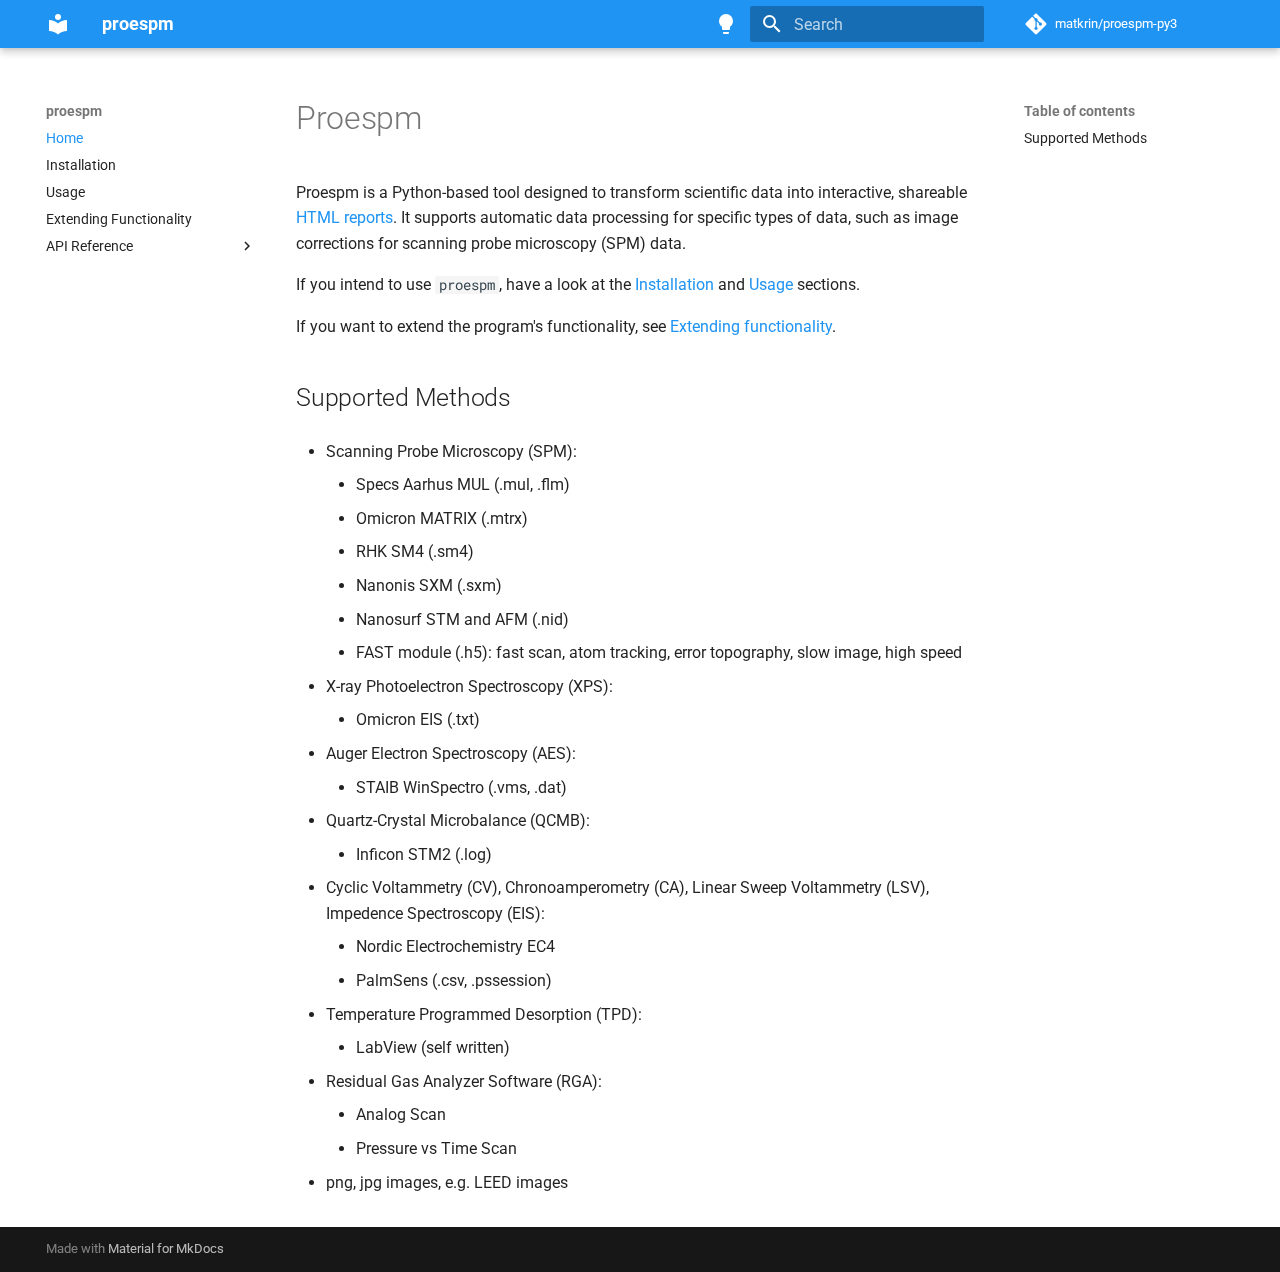
<file: index.html>
<!doctype html>
<html lang="en" class="no-js">
  <head>
    
      <meta charset="utf-8">
      <meta name="viewport" content="width=device-width,initial-scale=1">
      
        <meta name="description" content="Scientific data report generation">
      
      
      
        <link rel="canonical" href="https://matkrin.github.io/proespm-py3/">
      
      
      
        <link rel="next" href="installation/">
      
      
        
      
      
      <link rel="icon" href="assets/images/favicon.png">
      <meta name="generator" content="mkdocs-1.6.1, mkdocs-material-9.7.4">
    
    
      
        <title>proespm</title>
      
    
    
      <link rel="stylesheet" href="assets/stylesheets/main.484c7ddc.min.css">
      
        
        <link rel="stylesheet" href="assets/stylesheets/palette.ab4e12ef.min.css">
      
      


    
    
      
    
    
      
        
        
        <link rel="preconnect" href="https://fonts.gstatic.com" crossorigin>
        <link rel="stylesheet" href="https://fonts.googleapis.com/css?family=Roboto:300,300i,400,400i,700,700i%7CRoboto+Mono:400,400i,700,700i&display=fallback">
        <style>:root{--md-text-font:"Roboto";--md-code-font:"Roboto Mono"}</style>
      
    
    
      <link rel="stylesheet" href="assets/_mkdocstrings.css">
    
    <script>__md_scope=new URL(".",location),__md_hash=e=>[...e].reduce(((e,_)=>(e<<5)-e+_.charCodeAt(0)),0),__md_get=(e,_=localStorage,t=__md_scope)=>JSON.parse(_.getItem(t.pathname+"."+e)),__md_set=(e,_,t=localStorage,a=__md_scope)=>{try{t.setItem(a.pathname+"."+e,JSON.stringify(_))}catch(e){}}</script>
    
      

    
    
  </head>
  
  
    
    
      
    
    
    
    
    <body dir="ltr" data-md-color-scheme="default" data-md-color-primary="blue" data-md-color-accent="indigo">
  
    
    <input class="md-toggle" data-md-toggle="drawer" type="checkbox" id="__drawer" autocomplete="off">
    <input class="md-toggle" data-md-toggle="search" type="checkbox" id="__search" autocomplete="off">
    <label class="md-overlay" for="__drawer"></label>
    <div data-md-component="skip">
      
        
        <a href="#proespm" class="md-skip">
          Skip to content
        </a>
      
    </div>
    <div data-md-component="announce">
      
    </div>
    
    
      

  

<header class="md-header md-header--shadow" data-md-component="header">
  <nav class="md-header__inner md-grid" aria-label="Header">
    <a href="." title="proespm" class="md-header__button md-logo" aria-label="proespm" data-md-component="logo">
      
  
  <svg xmlns="http://www.w3.org/2000/svg" viewBox="0 0 24 24"><path d="M12 8a3 3 0 0 0 3-3 3 3 0 0 0-3-3 3 3 0 0 0-3 3 3 3 0 0 0 3 3m0 3.54C9.64 9.35 6.5 8 3 8v11c3.5 0 6.64 1.35 9 3.54 2.36-2.19 5.5-3.54 9-3.54V8c-3.5 0-6.64 1.35-9 3.54"/></svg>

    </a>
    <label class="md-header__button md-icon" for="__drawer">
      
      <svg xmlns="http://www.w3.org/2000/svg" viewBox="0 0 24 24"><path d="M3 6h18v2H3zm0 5h18v2H3zm0 5h18v2H3z"/></svg>
    </label>
    <div class="md-header__title" data-md-component="header-title">
      <div class="md-header__ellipsis">
        <div class="md-header__topic">
          <span class="md-ellipsis">
            proespm
          </span>
        </div>
        <div class="md-header__topic" data-md-component="header-topic">
          <span class="md-ellipsis">
            
              Home
            
          </span>
        </div>
      </div>
    </div>
    
      
        <form class="md-header__option" data-md-component="palette">
  
    
    
    
    <input class="md-option" data-md-color-media="(prefers-color-scheme: light)" data-md-color-scheme="default" data-md-color-primary="blue" data-md-color-accent="indigo"  aria-label="Switch to dark mode"  type="radio" name="__palette" id="__palette_0">
    
      <label class="md-header__button md-icon" title="Switch to dark mode" for="__palette_1" hidden>
        <svg xmlns="http://www.w3.org/2000/svg" viewBox="0 0 24 24"><path d="M12 2a7 7 0 0 0-7 7c0 2.38 1.19 4.47 3 5.74V17a1 1 0 0 0 1 1h6a1 1 0 0 0 1-1v-2.26c1.81-1.27 3-3.36 3-5.74a7 7 0 0 0-7-7M9 21a1 1 0 0 0 1 1h4a1 1 0 0 0 1-1v-1H9z"/></svg>
      </label>
    
  
    
    
    
    <input class="md-option" data-md-color-media="(prefers-color-scheme: dark)" data-md-color-scheme="slate" data-md-color-primary="blue" data-md-color-accent="indigo"  aria-label="Switch to light mode"  type="radio" name="__palette" id="__palette_1">
    
      <label class="md-header__button md-icon" title="Switch to light mode" for="__palette_0" hidden>
        <svg xmlns="http://www.w3.org/2000/svg" viewBox="0 0 24 24"><path d="M12 2a7 7 0 0 1 7 7c0 2.38-1.19 4.47-3 5.74V17a1 1 0 0 1-1 1H9a1 1 0 0 1-1-1v-2.26C6.19 13.47 5 11.38 5 9a7 7 0 0 1 7-7M9 21v-1h6v1a1 1 0 0 1-1 1h-4a1 1 0 0 1-1-1m3-17a5 5 0 0 0-5 5c0 2.05 1.23 3.81 3 4.58V16h4v-2.42c1.77-.77 3-2.53 3-4.58a5 5 0 0 0-5-5"/></svg>
      </label>
    
  
</form>
      
    
    
      <script>var palette=__md_get("__palette");if(palette&&palette.color){if("(prefers-color-scheme)"===palette.color.media){var media=matchMedia("(prefers-color-scheme: light)"),input=document.querySelector(media.matches?"[data-md-color-media='(prefers-color-scheme: light)']":"[data-md-color-media='(prefers-color-scheme: dark)']");palette.color.media=input.getAttribute("data-md-color-media"),palette.color.scheme=input.getAttribute("data-md-color-scheme"),palette.color.primary=input.getAttribute("data-md-color-primary"),palette.color.accent=input.getAttribute("data-md-color-accent")}for(var[key,value]of Object.entries(palette.color))document.body.setAttribute("data-md-color-"+key,value)}</script>
    
    
    
      
      
        <label class="md-header__button md-icon" for="__search">
          
          <svg xmlns="http://www.w3.org/2000/svg" viewBox="0 0 24 24"><path d="M9.5 3A6.5 6.5 0 0 1 16 9.5c0 1.61-.59 3.09-1.56 4.23l.27.27h.79l5 5-1.5 1.5-5-5v-.79l-.27-.27A6.52 6.52 0 0 1 9.5 16 6.5 6.5 0 0 1 3 9.5 6.5 6.5 0 0 1 9.5 3m0 2C7 5 5 7 5 9.5S7 14 9.5 14 14 12 14 9.5 12 5 9.5 5"/></svg>
        </label>
        <div class="md-search" data-md-component="search" role="dialog">
  <label class="md-search__overlay" for="__search"></label>
  <div class="md-search__inner" role="search">
    <form class="md-search__form" name="search">
      <input type="text" class="md-search__input" name="query" aria-label="Search" placeholder="Search" autocapitalize="off" autocorrect="off" autocomplete="off" spellcheck="false" data-md-component="search-query" required>
      <label class="md-search__icon md-icon" for="__search">
        
        <svg xmlns="http://www.w3.org/2000/svg" viewBox="0 0 24 24"><path d="M9.5 3A6.5 6.5 0 0 1 16 9.5c0 1.61-.59 3.09-1.56 4.23l.27.27h.79l5 5-1.5 1.5-5-5v-.79l-.27-.27A6.52 6.52 0 0 1 9.5 16 6.5 6.5 0 0 1 3 9.5 6.5 6.5 0 0 1 9.5 3m0 2C7 5 5 7 5 9.5S7 14 9.5 14 14 12 14 9.5 12 5 9.5 5"/></svg>
        
        <svg xmlns="http://www.w3.org/2000/svg" viewBox="0 0 24 24"><path d="M20 11v2H8l5.5 5.5-1.42 1.42L4.16 12l7.92-7.92L13.5 5.5 8 11z"/></svg>
      </label>
      <nav class="md-search__options" aria-label="Search">
        
        <button type="reset" class="md-search__icon md-icon" title="Clear" aria-label="Clear" tabindex="-1">
          
          <svg xmlns="http://www.w3.org/2000/svg" viewBox="0 0 24 24"><path d="M19 6.41 17.59 5 12 10.59 6.41 5 5 6.41 10.59 12 5 17.59 6.41 19 12 13.41 17.59 19 19 17.59 13.41 12z"/></svg>
        </button>
      </nav>
      
    </form>
    <div class="md-search__output">
      <div class="md-search__scrollwrap" tabindex="0" data-md-scrollfix>
        <div class="md-search-result" data-md-component="search-result">
          <div class="md-search-result__meta">
            Initializing search
          </div>
          <ol class="md-search-result__list" role="presentation"></ol>
        </div>
      </div>
    </div>
  </div>
</div>
      
    
    
      <div class="md-header__source">
        <a href="https://github.com/matkrin/proespm-py3" title="Go to repository" class="md-source" data-md-component="source">
  <div class="md-source__icon md-icon">
    
    <svg xmlns="http://www.w3.org/2000/svg" viewBox="0 0 448 512"><!--! Font Awesome Free 7.1.0 by @fontawesome - https://fontawesome.com License - https://fontawesome.com/license/free (Icons: CC BY 4.0, Fonts: SIL OFL 1.1, Code: MIT License) Copyright 2025 Fonticons, Inc.--><path d="M439.6 236.1 244 40.5c-5.4-5.5-12.8-8.5-20.4-8.5s-15 3-20.4 8.4L162.5 81l51.5 51.5c27.1-9.1 52.7 16.8 43.4 43.7l49.7 49.7c34.2-11.8 61.2 31 35.5 56.7-26.5 26.5-70.2-2.9-56-37.3L240.3 199v121.9c25.3 12.5 22.3 41.8 9.1 55-6.4 6.4-15.2 10.1-24.3 10.1s-17.8-3.6-24.3-10.1c-17.6-17.6-11.1-46.9 11.2-56v-123c-20.8-8.5-24.6-30.7-18.6-45L142.6 101 8.5 235.1C3 240.6 0 247.9 0 255.5s3 15 8.5 20.4l195.6 195.7c5.4 5.4 12.7 8.4 20.4 8.4s15-3 20.4-8.4l194.7-194.7c5.4-5.4 8.4-12.8 8.4-20.4s-3-15-8.4-20.4"/></svg>
  </div>
  <div class="md-source__repository">
    matkrin/proespm-py3
  </div>
</a>
      </div>
    
  </nav>
  
</header>
    
    <div class="md-container" data-md-component="container">
      
      
        
          
        
      
      <main class="md-main" data-md-component="main">
        <div class="md-main__inner md-grid">
          
            
              
              <div class="md-sidebar md-sidebar--primary" data-md-component="sidebar" data-md-type="navigation" >
                <div class="md-sidebar__scrollwrap">
                  <div class="md-sidebar__inner">
                    



<nav class="md-nav md-nav--primary" aria-label="Navigation" data-md-level="0">
  <label class="md-nav__title" for="__drawer">
    <a href="." title="proespm" class="md-nav__button md-logo" aria-label="proespm" data-md-component="logo">
      
  
  <svg xmlns="http://www.w3.org/2000/svg" viewBox="0 0 24 24"><path d="M12 8a3 3 0 0 0 3-3 3 3 0 0 0-3-3 3 3 0 0 0-3 3 3 3 0 0 0 3 3m0 3.54C9.64 9.35 6.5 8 3 8v11c3.5 0 6.64 1.35 9 3.54 2.36-2.19 5.5-3.54 9-3.54V8c-3.5 0-6.64 1.35-9 3.54"/></svg>

    </a>
    proespm
  </label>
  
    <div class="md-nav__source">
      <a href="https://github.com/matkrin/proespm-py3" title="Go to repository" class="md-source" data-md-component="source">
  <div class="md-source__icon md-icon">
    
    <svg xmlns="http://www.w3.org/2000/svg" viewBox="0 0 448 512"><!--! Font Awesome Free 7.1.0 by @fontawesome - https://fontawesome.com License - https://fontawesome.com/license/free (Icons: CC BY 4.0, Fonts: SIL OFL 1.1, Code: MIT License) Copyright 2025 Fonticons, Inc.--><path d="M439.6 236.1 244 40.5c-5.4-5.5-12.8-8.5-20.4-8.5s-15 3-20.4 8.4L162.5 81l51.5 51.5c27.1-9.1 52.7 16.8 43.4 43.7l49.7 49.7c34.2-11.8 61.2 31 35.5 56.7-26.5 26.5-70.2-2.9-56-37.3L240.3 199v121.9c25.3 12.5 22.3 41.8 9.1 55-6.4 6.4-15.2 10.1-24.3 10.1s-17.8-3.6-24.3-10.1c-17.6-17.6-11.1-46.9 11.2-56v-123c-20.8-8.5-24.6-30.7-18.6-45L142.6 101 8.5 235.1C3 240.6 0 247.9 0 255.5s3 15 8.5 20.4l195.6 195.7c5.4 5.4 12.7 8.4 20.4 8.4s15-3 20.4-8.4l194.7-194.7c5.4-5.4 8.4-12.8 8.4-20.4s-3-15-8.4-20.4"/></svg>
  </div>
  <div class="md-source__repository">
    matkrin/proespm-py3
  </div>
</a>
    </div>
  
  <ul class="md-nav__list" data-md-scrollfix>
    
      
      
  
  
    
  
  
  
    <li class="md-nav__item md-nav__item--active">
      
      <input class="md-nav__toggle md-toggle" type="checkbox" id="__toc">
      
      
        
      
      
        <label class="md-nav__link md-nav__link--active" for="__toc">
          
  
  
  <span class="md-ellipsis">
    
  
    Home
  

    
  </span>
  
  

          <span class="md-nav__icon md-icon"></span>
        </label>
      
      <a href="." class="md-nav__link md-nav__link--active">
        
  
  
  <span class="md-ellipsis">
    
  
    Home
  

    
  </span>
  
  

      </a>
      
        

<nav class="md-nav md-nav--secondary" aria-label="Table of contents">
  
  
  
    
  
  
    <label class="md-nav__title" for="__toc">
      <span class="md-nav__icon md-icon"></span>
      Table of contents
    </label>
    <ul class="md-nav__list" data-md-component="toc" data-md-scrollfix>
      
        <li class="md-nav__item">
  <a href="#supported-methods" class="md-nav__link">
    <span class="md-ellipsis">
      
        Supported Methods
      
    </span>
  </a>
  
</li>
      
    </ul>
  
</nav>
      
    </li>
  

    
      
      
  
  
  
  
    <li class="md-nav__item">
      <a href="installation/" class="md-nav__link">
        
  
  
  <span class="md-ellipsis">
    
  
    Installation
  

    
  </span>
  
  

      </a>
    </li>
  

    
      
      
  
  
  
  
    <li class="md-nav__item">
      <a href="usage/" class="md-nav__link">
        
  
  
  <span class="md-ellipsis">
    
  
    Usage
  

    
  </span>
  
  

      </a>
    </li>
  

    
      
      
  
  
  
  
    <li class="md-nav__item">
      <a href="extend/" class="md-nav__link">
        
  
  
  <span class="md-ellipsis">
    
  
    Extending Functionality
  

    
  </span>
  
  

      </a>
    </li>
  

    
      
      
  
  
  
  
    
    
    
    
    
    <li class="md-nav__item md-nav__item--nested">
      
        
        
        <input class="md-nav__toggle md-toggle " type="checkbox" id="__nav_5" >
        
          
          <label class="md-nav__link" for="__nav_5" id="__nav_5_label" tabindex="0">
            
  
  
  <span class="md-ellipsis">
    
  
    API Reference
  

    
  </span>
  
  

            <span class="md-nav__icon md-icon"></span>
          </label>
        
        <nav class="md-nav" data-md-level="1" aria-labelledby="__nav_5_label" aria-expanded="false">
          <label class="md-nav__title" for="__nav_5">
            <span class="md-nav__icon md-icon"></span>
            
  
    API Reference
  

          </label>
          <ul class="md-nav__list" data-md-scrollfix>
            
              
                
  
  
  
  
    <li class="md-nav__item">
      <a href="api/measurement/" class="md-nav__link">
        
  
  
  <span class="md-ellipsis">
    
  
    Measurement
  

    
  </span>
  
  

      </a>
    </li>
  

              
            
          </ul>
        </nav>
      
    </li>
  

    
  </ul>
</nav>
                  </div>
                </div>
              </div>
            
            
              
              <div class="md-sidebar md-sidebar--secondary" data-md-component="sidebar" data-md-type="toc" >
                <div class="md-sidebar__scrollwrap">
                  <div class="md-sidebar__inner">
                    

<nav class="md-nav md-nav--secondary" aria-label="Table of contents">
  
  
  
    
  
  
    <label class="md-nav__title" for="__toc">
      <span class="md-nav__icon md-icon"></span>
      Table of contents
    </label>
    <ul class="md-nav__list" data-md-component="toc" data-md-scrollfix>
      
        <li class="md-nav__item">
  <a href="#supported-methods" class="md-nav__link">
    <span class="md-ellipsis">
      
        Supported Methods
      
    </span>
  </a>
  
</li>
      
    </ul>
  
</nav>
                  </div>
                </div>
              </div>
            
          
          
            <div class="md-content" data-md-component="content">
              
              <article class="md-content__inner md-typeset">
                
                  


  
  


<h1 id="proespm">Proespm</h1>
<p>Proespm is a Python-based tool designed to transform scientific data into
interactive, shareable <a href="assets/example.html">HTML reports</a>. It supports automatic data
processing for specific types of data, such as image corrections for scanning
probe microscopy (SPM) data.</p>
<p>If you intend to use <code>proespm</code>, have a look at the
<a href="installation/">Installation</a> and <a href="usage/">Usage</a> sections.</p>
<p>If you want to extend the program's functionality, see
<a href="extend/">Extending functionality</a>.</p>
<h2 id="supported-methods">Supported Methods</h2>
<ul>
<li>
<p>Scanning Probe Microscopy (SPM):</p>
<ul>
<li>Specs Aarhus MUL (.mul, .flm)</li>
<li>Omicron MATRIX (.mtrx)</li>
<li>RHK SM4 (.sm4)</li>
<li>Nanonis SXM (.sxm)</li>
<li>Nanosurf STM and AFM (.nid)</li>
<li>FAST module (.h5): fast scan, atom tracking, error topography, slow image,
  high speed</li>
</ul>
</li>
<li>
<p>X-ray Photoelectron Spectroscopy (XPS):</p>
<ul>
<li>Omicron EIS (.txt)</li>
</ul>
</li>
<li>
<p>Auger Electron Spectroscopy (AES):</p>
<ul>
<li>STAIB WinSpectro (.vms, .dat)</li>
</ul>
</li>
<li>
<p>Quartz-Crystal Microbalance (QCMB):</p>
<ul>
<li>Inficon STM2 (.log)</li>
</ul>
</li>
<li>
<p>Cyclic Voltammetry (CV), Chronoamperometry (CA), Linear Sweep Voltammetry
  (LSV), Impedence Spectroscopy (EIS):</p>
<ul>
<li>Nordic Electrochemistry EC4</li>
<li>PalmSens (.csv, .pssession)</li>
</ul>
</li>
<li>
<p>Temperature Programmed Desorption (TPD):</p>
<ul>
<li>LabView (self written)</li>
</ul>
</li>
<li>
<p>Residual Gas Analyzer Software (RGA):</p>
<ul>
<li>Analog Scan</li>
<li>Pressure vs Time Scan</li>
</ul>
</li>
<li>
<p>png, jpg images, e.g. LEED images</p>
</li>
</ul>












                
              </article>
            </div>
          
          
<script>var target=document.getElementById(location.hash.slice(1));target&&target.name&&(target.checked=target.name.startsWith("__tabbed_"))</script>
        </div>
        
      </main>
      
        <footer class="md-footer">
  
  <div class="md-footer-meta md-typeset">
    <div class="md-footer-meta__inner md-grid">
      <div class="md-copyright">
  
  
    Made with
    <a href="https://squidfunk.github.io/mkdocs-material/" target="_blank" rel="noopener">
      Material for MkDocs
    </a>
  
</div>
      
    </div>
  </div>
</footer>
      
    </div>
    <div class="md-dialog" data-md-component="dialog">
      <div class="md-dialog__inner md-typeset"></div>
    </div>
    
    
    
      
      
      <script id="__config" type="application/json">{"annotate": null, "base": ".", "features": ["content.code.copy"], "search": "assets/javascripts/workers/search.2c215733.min.js", "tags": null, "translations": {"clipboard.copied": "Copied to clipboard", "clipboard.copy": "Copy to clipboard", "search.result.more.one": "1 more on this page", "search.result.more.other": "# more on this page", "search.result.none": "No matching documents", "search.result.one": "1 matching document", "search.result.other": "# matching documents", "search.result.placeholder": "Type to start searching", "search.result.term.missing": "Missing", "select.version": "Select version"}, "version": null}</script>
    
    
      <script src="assets/javascripts/bundle.79ae519e.min.js"></script>
      
    
  </body>
</html>
</file>
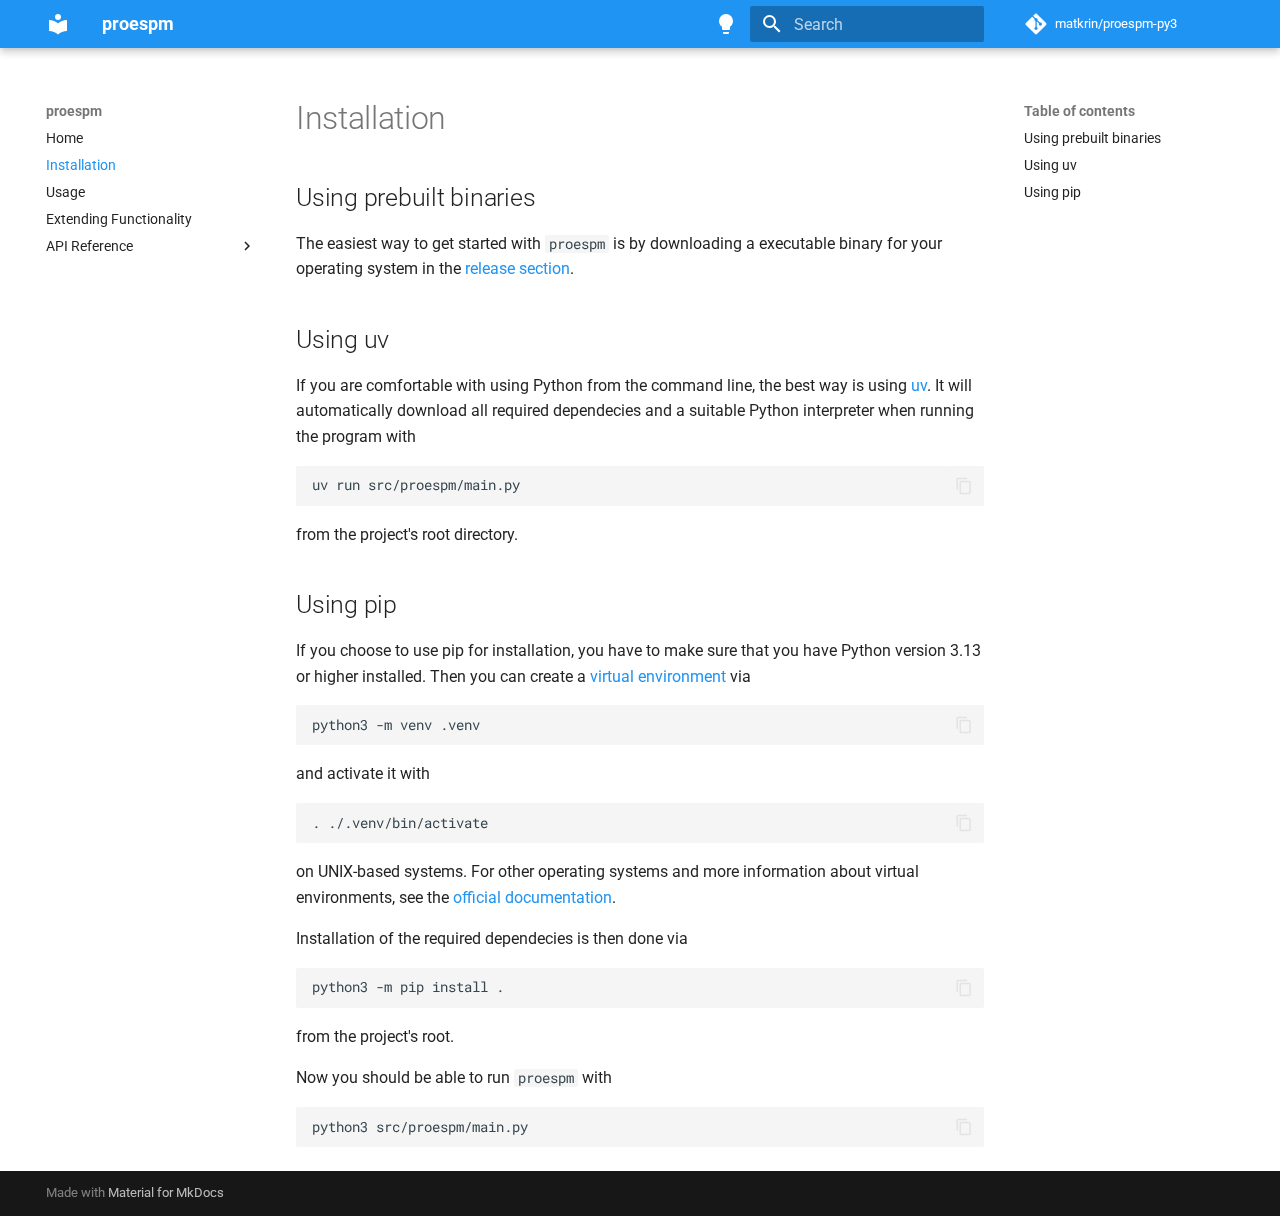
<file: installation/index.html>
<!doctype html>
<html lang="en" class="no-js">
  <head>
    
      <meta charset="utf-8">
      <meta name="viewport" content="width=device-width,initial-scale=1">
      
        <meta name="description" content="Scientific data report generation">
      
      
      
        <link rel="canonical" href="https://matkrin.github.io/proespm-py3/installation/">
      
      
        <link rel="prev" href="..">
      
      
        <link rel="next" href="../usage/">
      
      
        
      
      
      <link rel="icon" href="../assets/images/favicon.png">
      <meta name="generator" content="mkdocs-1.6.1, mkdocs-material-9.7.1">
    
    
      
        <title>Installation - proespm</title>
      
    
    
      <link rel="stylesheet" href="../assets/stylesheets/main.484c7ddc.min.css">
      
        
        <link rel="stylesheet" href="../assets/stylesheets/palette.ab4e12ef.min.css">
      
      


    
    
      
    
    
      
        
        
        <link rel="preconnect" href="https://fonts.gstatic.com" crossorigin>
        <link rel="stylesheet" href="https://fonts.googleapis.com/css?family=Roboto:300,300i,400,400i,700,700i%7CRoboto+Mono:400,400i,700,700i&display=fallback">
        <style>:root{--md-text-font:"Roboto";--md-code-font:"Roboto Mono"}</style>
      
    
    
      <link rel="stylesheet" href="../assets/_mkdocstrings.css">
    
    <script>__md_scope=new URL("..",location),__md_hash=e=>[...e].reduce(((e,_)=>(e<<5)-e+_.charCodeAt(0)),0),__md_get=(e,_=localStorage,t=__md_scope)=>JSON.parse(_.getItem(t.pathname+"."+e)),__md_set=(e,_,t=localStorage,a=__md_scope)=>{try{t.setItem(a.pathname+"."+e,JSON.stringify(_))}catch(e){}}</script>
    
      

    
    
  </head>
  
  
    
    
      
    
    
    
    
    <body dir="ltr" data-md-color-scheme="default" data-md-color-primary="blue" data-md-color-accent="indigo">
  
    
    <input class="md-toggle" data-md-toggle="drawer" type="checkbox" id="__drawer" autocomplete="off">
    <input class="md-toggle" data-md-toggle="search" type="checkbox" id="__search" autocomplete="off">
    <label class="md-overlay" for="__drawer"></label>
    <div data-md-component="skip">
      
        
        <a href="#installation" class="md-skip">
          Skip to content
        </a>
      
    </div>
    <div data-md-component="announce">
      
    </div>
    
    
      

  

<header class="md-header md-header--shadow" data-md-component="header">
  <nav class="md-header__inner md-grid" aria-label="Header">
    <a href=".." title="proespm" class="md-header__button md-logo" aria-label="proespm" data-md-component="logo">
      
  
  <svg xmlns="http://www.w3.org/2000/svg" viewBox="0 0 24 24"><path d="M12 8a3 3 0 0 0 3-3 3 3 0 0 0-3-3 3 3 0 0 0-3 3 3 3 0 0 0 3 3m0 3.54C9.64 9.35 6.5 8 3 8v11c3.5 0 6.64 1.35 9 3.54 2.36-2.19 5.5-3.54 9-3.54V8c-3.5 0-6.64 1.35-9 3.54"/></svg>

    </a>
    <label class="md-header__button md-icon" for="__drawer">
      
      <svg xmlns="http://www.w3.org/2000/svg" viewBox="0 0 24 24"><path d="M3 6h18v2H3zm0 5h18v2H3zm0 5h18v2H3z"/></svg>
    </label>
    <div class="md-header__title" data-md-component="header-title">
      <div class="md-header__ellipsis">
        <div class="md-header__topic">
          <span class="md-ellipsis">
            proespm
          </span>
        </div>
        <div class="md-header__topic" data-md-component="header-topic">
          <span class="md-ellipsis">
            
              Installation
            
          </span>
        </div>
      </div>
    </div>
    
      
        <form class="md-header__option" data-md-component="palette">
  
    
    
    
    <input class="md-option" data-md-color-media="(prefers-color-scheme: light)" data-md-color-scheme="default" data-md-color-primary="blue" data-md-color-accent="indigo"  aria-label="Switch to dark mode"  type="radio" name="__palette" id="__palette_0">
    
      <label class="md-header__button md-icon" title="Switch to dark mode" for="__palette_1" hidden>
        <svg xmlns="http://www.w3.org/2000/svg" viewBox="0 0 24 24"><path d="M12 2a7 7 0 0 0-7 7c0 2.38 1.19 4.47 3 5.74V17a1 1 0 0 0 1 1h6a1 1 0 0 0 1-1v-2.26c1.81-1.27 3-3.36 3-5.74a7 7 0 0 0-7-7M9 21a1 1 0 0 0 1 1h4a1 1 0 0 0 1-1v-1H9z"/></svg>
      </label>
    
  
    
    
    
    <input class="md-option" data-md-color-media="(prefers-color-scheme: dark)" data-md-color-scheme="slate" data-md-color-primary="blue" data-md-color-accent="indigo"  aria-label="Switch to light mode"  type="radio" name="__palette" id="__palette_1">
    
      <label class="md-header__button md-icon" title="Switch to light mode" for="__palette_0" hidden>
        <svg xmlns="http://www.w3.org/2000/svg" viewBox="0 0 24 24"><path d="M12 2a7 7 0 0 1 7 7c0 2.38-1.19 4.47-3 5.74V17a1 1 0 0 1-1 1H9a1 1 0 0 1-1-1v-2.26C6.19 13.47 5 11.38 5 9a7 7 0 0 1 7-7M9 21v-1h6v1a1 1 0 0 1-1 1h-4a1 1 0 0 1-1-1m3-17a5 5 0 0 0-5 5c0 2.05 1.23 3.81 3 4.58V16h4v-2.42c1.77-.77 3-2.53 3-4.58a5 5 0 0 0-5-5"/></svg>
      </label>
    
  
</form>
      
    
    
      <script>var palette=__md_get("__palette");if(palette&&palette.color){if("(prefers-color-scheme)"===palette.color.media){var media=matchMedia("(prefers-color-scheme: light)"),input=document.querySelector(media.matches?"[data-md-color-media='(prefers-color-scheme: light)']":"[data-md-color-media='(prefers-color-scheme: dark)']");palette.color.media=input.getAttribute("data-md-color-media"),palette.color.scheme=input.getAttribute("data-md-color-scheme"),palette.color.primary=input.getAttribute("data-md-color-primary"),palette.color.accent=input.getAttribute("data-md-color-accent")}for(var[key,value]of Object.entries(palette.color))document.body.setAttribute("data-md-color-"+key,value)}</script>
    
    
    
      
      
        <label class="md-header__button md-icon" for="__search">
          
          <svg xmlns="http://www.w3.org/2000/svg" viewBox="0 0 24 24"><path d="M9.5 3A6.5 6.5 0 0 1 16 9.5c0 1.61-.59 3.09-1.56 4.23l.27.27h.79l5 5-1.5 1.5-5-5v-.79l-.27-.27A6.52 6.52 0 0 1 9.5 16 6.5 6.5 0 0 1 3 9.5 6.5 6.5 0 0 1 9.5 3m0 2C7 5 5 7 5 9.5S7 14 9.5 14 14 12 14 9.5 12 5 9.5 5"/></svg>
        </label>
        <div class="md-search" data-md-component="search" role="dialog">
  <label class="md-search__overlay" for="__search"></label>
  <div class="md-search__inner" role="search">
    <form class="md-search__form" name="search">
      <input type="text" class="md-search__input" name="query" aria-label="Search" placeholder="Search" autocapitalize="off" autocorrect="off" autocomplete="off" spellcheck="false" data-md-component="search-query" required>
      <label class="md-search__icon md-icon" for="__search">
        
        <svg xmlns="http://www.w3.org/2000/svg" viewBox="0 0 24 24"><path d="M9.5 3A6.5 6.5 0 0 1 16 9.5c0 1.61-.59 3.09-1.56 4.23l.27.27h.79l5 5-1.5 1.5-5-5v-.79l-.27-.27A6.52 6.52 0 0 1 9.5 16 6.5 6.5 0 0 1 3 9.5 6.5 6.5 0 0 1 9.5 3m0 2C7 5 5 7 5 9.5S7 14 9.5 14 14 12 14 9.5 12 5 9.5 5"/></svg>
        
        <svg xmlns="http://www.w3.org/2000/svg" viewBox="0 0 24 24"><path d="M20 11v2H8l5.5 5.5-1.42 1.42L4.16 12l7.92-7.92L13.5 5.5 8 11z"/></svg>
      </label>
      <nav class="md-search__options" aria-label="Search">
        
        <button type="reset" class="md-search__icon md-icon" title="Clear" aria-label="Clear" tabindex="-1">
          
          <svg xmlns="http://www.w3.org/2000/svg" viewBox="0 0 24 24"><path d="M19 6.41 17.59 5 12 10.59 6.41 5 5 6.41 10.59 12 5 17.59 6.41 19 12 13.41 17.59 19 19 17.59 13.41 12z"/></svg>
        </button>
      </nav>
      
    </form>
    <div class="md-search__output">
      <div class="md-search__scrollwrap" tabindex="0" data-md-scrollfix>
        <div class="md-search-result" data-md-component="search-result">
          <div class="md-search-result__meta">
            Initializing search
          </div>
          <ol class="md-search-result__list" role="presentation"></ol>
        </div>
      </div>
    </div>
  </div>
</div>
      
    
    
      <div class="md-header__source">
        <a href="https://github.com/matkrin/proespm-py3" title="Go to repository" class="md-source" data-md-component="source">
  <div class="md-source__icon md-icon">
    
    <svg xmlns="http://www.w3.org/2000/svg" viewBox="0 0 448 512"><!--! Font Awesome Free 7.1.0 by @fontawesome - https://fontawesome.com License - https://fontawesome.com/license/free (Icons: CC BY 4.0, Fonts: SIL OFL 1.1, Code: MIT License) Copyright 2025 Fonticons, Inc.--><path d="M439.6 236.1 244 40.5c-5.4-5.5-12.8-8.5-20.4-8.5s-15 3-20.4 8.4L162.5 81l51.5 51.5c27.1-9.1 52.7 16.8 43.4 43.7l49.7 49.7c34.2-11.8 61.2 31 35.5 56.7-26.5 26.5-70.2-2.9-56-37.3L240.3 199v121.9c25.3 12.5 22.3 41.8 9.1 55-6.4 6.4-15.2 10.1-24.3 10.1s-17.8-3.6-24.3-10.1c-17.6-17.6-11.1-46.9 11.2-56v-123c-20.8-8.5-24.6-30.7-18.6-45L142.6 101 8.5 235.1C3 240.6 0 247.9 0 255.5s3 15 8.5 20.4l195.6 195.7c5.4 5.4 12.7 8.4 20.4 8.4s15-3 20.4-8.4l194.7-194.7c5.4-5.4 8.4-12.8 8.4-20.4s-3-15-8.4-20.4"/></svg>
  </div>
  <div class="md-source__repository">
    matkrin/proespm-py3
  </div>
</a>
      </div>
    
  </nav>
  
</header>
    
    <div class="md-container" data-md-component="container">
      
      
        
          
        
      
      <main class="md-main" data-md-component="main">
        <div class="md-main__inner md-grid">
          
            
              
              <div class="md-sidebar md-sidebar--primary" data-md-component="sidebar" data-md-type="navigation" >
                <div class="md-sidebar__scrollwrap">
                  <div class="md-sidebar__inner">
                    



<nav class="md-nav md-nav--primary" aria-label="Navigation" data-md-level="0">
  <label class="md-nav__title" for="__drawer">
    <a href=".." title="proespm" class="md-nav__button md-logo" aria-label="proespm" data-md-component="logo">
      
  
  <svg xmlns="http://www.w3.org/2000/svg" viewBox="0 0 24 24"><path d="M12 8a3 3 0 0 0 3-3 3 3 0 0 0-3-3 3 3 0 0 0-3 3 3 3 0 0 0 3 3m0 3.54C9.64 9.35 6.5 8 3 8v11c3.5 0 6.64 1.35 9 3.54 2.36-2.19 5.5-3.54 9-3.54V8c-3.5 0-6.64 1.35-9 3.54"/></svg>

    </a>
    proespm
  </label>
  
    <div class="md-nav__source">
      <a href="https://github.com/matkrin/proespm-py3" title="Go to repository" class="md-source" data-md-component="source">
  <div class="md-source__icon md-icon">
    
    <svg xmlns="http://www.w3.org/2000/svg" viewBox="0 0 448 512"><!--! Font Awesome Free 7.1.0 by @fontawesome - https://fontawesome.com License - https://fontawesome.com/license/free (Icons: CC BY 4.0, Fonts: SIL OFL 1.1, Code: MIT License) Copyright 2025 Fonticons, Inc.--><path d="M439.6 236.1 244 40.5c-5.4-5.5-12.8-8.5-20.4-8.5s-15 3-20.4 8.4L162.5 81l51.5 51.5c27.1-9.1 52.7 16.8 43.4 43.7l49.7 49.7c34.2-11.8 61.2 31 35.5 56.7-26.5 26.5-70.2-2.9-56-37.3L240.3 199v121.9c25.3 12.5 22.3 41.8 9.1 55-6.4 6.4-15.2 10.1-24.3 10.1s-17.8-3.6-24.3-10.1c-17.6-17.6-11.1-46.9 11.2-56v-123c-20.8-8.5-24.6-30.7-18.6-45L142.6 101 8.5 235.1C3 240.6 0 247.9 0 255.5s3 15 8.5 20.4l195.6 195.7c5.4 5.4 12.7 8.4 20.4 8.4s15-3 20.4-8.4l194.7-194.7c5.4-5.4 8.4-12.8 8.4-20.4s-3-15-8.4-20.4"/></svg>
  </div>
  <div class="md-source__repository">
    matkrin/proespm-py3
  </div>
</a>
    </div>
  
  <ul class="md-nav__list" data-md-scrollfix>
    
      
      
  
  
  
  
    <li class="md-nav__item">
      <a href=".." class="md-nav__link">
        
  
  
  <span class="md-ellipsis">
    
  
    Home
  

    
  </span>
  
  

      </a>
    </li>
  

    
      
      
  
  
    
  
  
  
    <li class="md-nav__item md-nav__item--active">
      
      <input class="md-nav__toggle md-toggle" type="checkbox" id="__toc">
      
      
        
      
      
        <label class="md-nav__link md-nav__link--active" for="__toc">
          
  
  
  <span class="md-ellipsis">
    
  
    Installation
  

    
  </span>
  
  

          <span class="md-nav__icon md-icon"></span>
        </label>
      
      <a href="./" class="md-nav__link md-nav__link--active">
        
  
  
  <span class="md-ellipsis">
    
  
    Installation
  

    
  </span>
  
  

      </a>
      
        

<nav class="md-nav md-nav--secondary" aria-label="Table of contents">
  
  
  
    
  
  
    <label class="md-nav__title" for="__toc">
      <span class="md-nav__icon md-icon"></span>
      Table of contents
    </label>
    <ul class="md-nav__list" data-md-component="toc" data-md-scrollfix>
      
        <li class="md-nav__item">
  <a href="#using-prebuilt-binaries" class="md-nav__link">
    <span class="md-ellipsis">
      
        Using prebuilt binaries
      
    </span>
  </a>
  
</li>
      
        <li class="md-nav__item">
  <a href="#using-uv" class="md-nav__link">
    <span class="md-ellipsis">
      
        Using uv
      
    </span>
  </a>
  
</li>
      
        <li class="md-nav__item">
  <a href="#using-pip" class="md-nav__link">
    <span class="md-ellipsis">
      
        Using pip
      
    </span>
  </a>
  
</li>
      
    </ul>
  
</nav>
      
    </li>
  

    
      
      
  
  
  
  
    <li class="md-nav__item">
      <a href="../usage/" class="md-nav__link">
        
  
  
  <span class="md-ellipsis">
    
  
    Usage
  

    
  </span>
  
  

      </a>
    </li>
  

    
      
      
  
  
  
  
    <li class="md-nav__item">
      <a href="../extend/" class="md-nav__link">
        
  
  
  <span class="md-ellipsis">
    
  
    Extending Functionality
  

    
  </span>
  
  

      </a>
    </li>
  

    
      
      
  
  
  
  
    
    
    
    
    
    <li class="md-nav__item md-nav__item--nested">
      
        
        
        <input class="md-nav__toggle md-toggle " type="checkbox" id="__nav_5" >
        
          
          <label class="md-nav__link" for="__nav_5" id="__nav_5_label" tabindex="0">
            
  
  
  <span class="md-ellipsis">
    
  
    API Reference
  

    
  </span>
  
  

            <span class="md-nav__icon md-icon"></span>
          </label>
        
        <nav class="md-nav" data-md-level="1" aria-labelledby="__nav_5_label" aria-expanded="false">
          <label class="md-nav__title" for="__nav_5">
            <span class="md-nav__icon md-icon"></span>
            
  
    API Reference
  

          </label>
          <ul class="md-nav__list" data-md-scrollfix>
            
              
                
  
  
  
  
    <li class="md-nav__item">
      <a href="../api/measurement/" class="md-nav__link">
        
  
  
  <span class="md-ellipsis">
    
  
    Measurement
  

    
  </span>
  
  

      </a>
    </li>
  

              
            
          </ul>
        </nav>
      
    </li>
  

    
  </ul>
</nav>
                  </div>
                </div>
              </div>
            
            
              
              <div class="md-sidebar md-sidebar--secondary" data-md-component="sidebar" data-md-type="toc" >
                <div class="md-sidebar__scrollwrap">
                  <div class="md-sidebar__inner">
                    

<nav class="md-nav md-nav--secondary" aria-label="Table of contents">
  
  
  
    
  
  
    <label class="md-nav__title" for="__toc">
      <span class="md-nav__icon md-icon"></span>
      Table of contents
    </label>
    <ul class="md-nav__list" data-md-component="toc" data-md-scrollfix>
      
        <li class="md-nav__item">
  <a href="#using-prebuilt-binaries" class="md-nav__link">
    <span class="md-ellipsis">
      
        Using prebuilt binaries
      
    </span>
  </a>
  
</li>
      
        <li class="md-nav__item">
  <a href="#using-uv" class="md-nav__link">
    <span class="md-ellipsis">
      
        Using uv
      
    </span>
  </a>
  
</li>
      
        <li class="md-nav__item">
  <a href="#using-pip" class="md-nav__link">
    <span class="md-ellipsis">
      
        Using pip
      
    </span>
  </a>
  
</li>
      
    </ul>
  
</nav>
                  </div>
                </div>
              </div>
            
          
          
            <div class="md-content" data-md-component="content">
              
              <article class="md-content__inner md-typeset">
                
                  


  
  


<h1 id="installation">Installation</h1>
<h2 id="using-prebuilt-binaries">Using prebuilt binaries</h2>
<p>The easiest way to get started with <code>proespm</code> is by downloading a executable
binary for your operating system in the
<a href="https://github.com/matkrin/proespm-py3/releases/latest">release section</a>.</p>
<h2 id="using-uv">Using uv</h2>
<p>If you are comfortable with using Python from the command line, the best way is
using <a href="https://docs.astral.sh/uv/">uv</a>. It will automatically download all
required dependecies and a suitable Python interpreter when running the program
with</p>
<div class="language-sh highlight"><pre><span></span><code><span id="__span-0-1"><a id="__codelineno-0-1" name="__codelineno-0-1" href="#__codelineno-0-1"></a>uv<span class="w"> </span>run<span class="w"> </span>src/proespm/main.py
</span></code></pre></div>
<p>from the project's root directory.</p>
<h2 id="using-pip">Using pip</h2>
<p>If you choose to use pip for installation, you have to make sure that you have
Python version 3.13 or higher installed. Then you can create a
<a href="https://docs.python.org/3/library/venv.html">virtual environment</a> via</p>
<div class="language-sh highlight"><pre><span></span><code><span id="__span-1-1"><a id="__codelineno-1-1" name="__codelineno-1-1" href="#__codelineno-1-1"></a>python3<span class="w"> </span>-m<span class="w"> </span>venv<span class="w"> </span>.venv
</span></code></pre></div>
<p>and activate it with</p>
<div class="language-sh highlight"><pre><span></span><code><span id="__span-2-1"><a id="__codelineno-2-1" name="__codelineno-2-1" href="#__codelineno-2-1"></a>.<span class="w"> </span>./.venv/bin/activate
</span></code></pre></div>
<p>on UNIX-based systems. For other operating systems and more information about
virtual environments, see the
<a href="https://docs.python.org/3/library/venv.html">official documentation</a>.</p>
<p>Installation of the required dependecies is then done via</p>
<div class="language-sh highlight"><pre><span></span><code><span id="__span-3-1"><a id="__codelineno-3-1" name="__codelineno-3-1" href="#__codelineno-3-1"></a>python3<span class="w"> </span>-m<span class="w"> </span>pip<span class="w"> </span>install<span class="w"> </span>.
</span></code></pre></div>
<p>from the project's root.</p>
<p>Now you should be able to run <code>proespm</code> with</p>
<div class="language-sh highlight"><pre><span></span><code><span id="__span-4-1"><a id="__codelineno-4-1" name="__codelineno-4-1" href="#__codelineno-4-1"></a>python3<span class="w"> </span>src/proespm/main.py
</span></code></pre></div>












                
              </article>
            </div>
          
          
<script>var target=document.getElementById(location.hash.slice(1));target&&target.name&&(target.checked=target.name.startsWith("__tabbed_"))</script>
        </div>
        
      </main>
      
        <footer class="md-footer">
  
  <div class="md-footer-meta md-typeset">
    <div class="md-footer-meta__inner md-grid">
      <div class="md-copyright">
  
  
    Made with
    <a href="https://squidfunk.github.io/mkdocs-material/" target="_blank" rel="noopener">
      Material for MkDocs
    </a>
  
</div>
      
    </div>
  </div>
</footer>
      
    </div>
    <div class="md-dialog" data-md-component="dialog">
      <div class="md-dialog__inner md-typeset"></div>
    </div>
    
    
    
      
      
      <script id="__config" type="application/json">{"annotate": null, "base": "..", "features": ["content.code.copy"], "search": "../assets/javascripts/workers/search.2c215733.min.js", "tags": null, "translations": {"clipboard.copied": "Copied to clipboard", "clipboard.copy": "Copy to clipboard", "search.result.more.one": "1 more on this page", "search.result.more.other": "# more on this page", "search.result.none": "No matching documents", "search.result.one": "1 matching document", "search.result.other": "# matching documents", "search.result.placeholder": "Type to start searching", "search.result.term.missing": "Missing", "select.version": "Select version"}, "version": null}</script>
    
    
      <script src="../assets/javascripts/bundle.79ae519e.min.js"></script>
      
    
  </body>
</html>
</file>
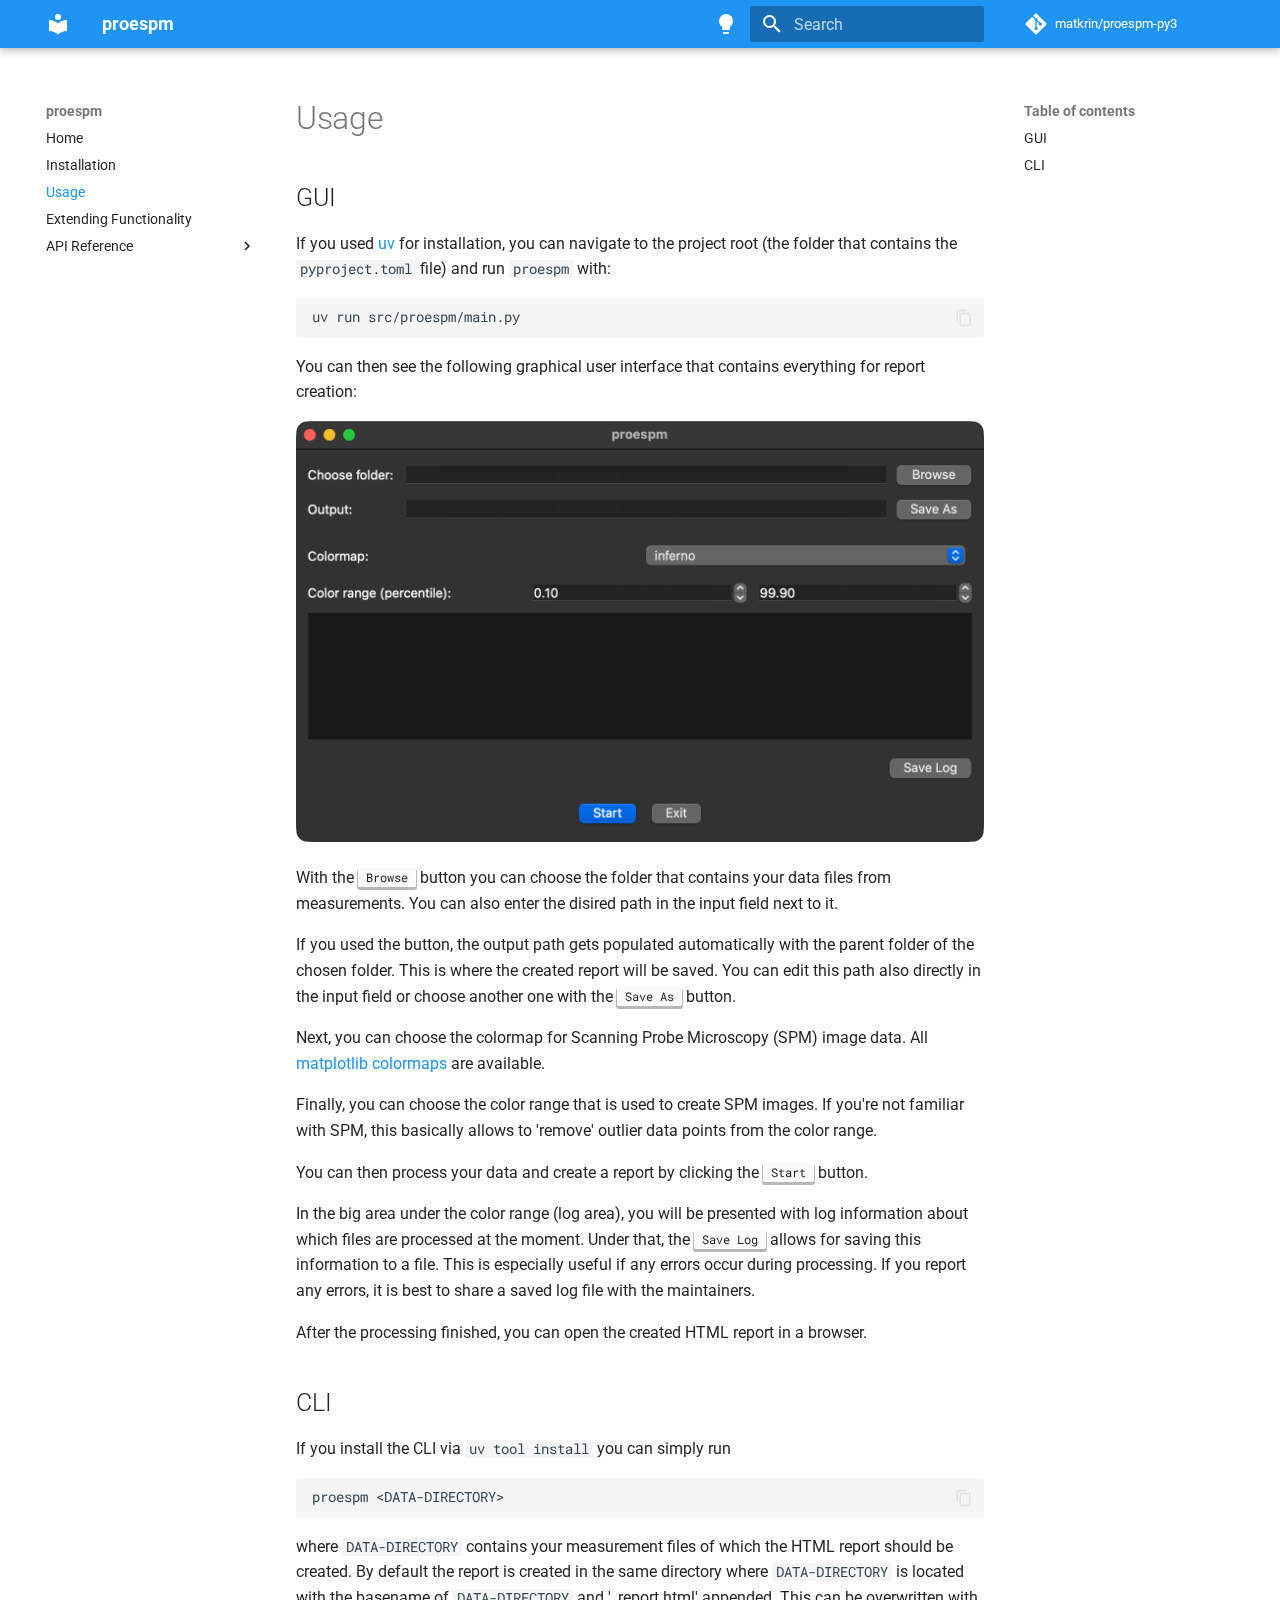
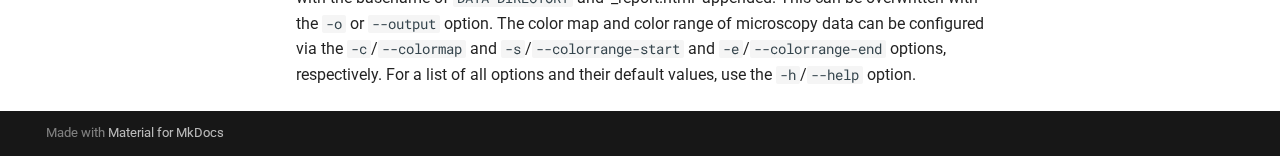
<file: usage/index.html>
<!doctype html>
<html lang="en" class="no-js">
  <head>
    
      <meta charset="utf-8">
      <meta name="viewport" content="width=device-width,initial-scale=1">
      
        <meta name="description" content="Scientific data report generation">
      
      
      
        <link rel="canonical" href="https://matkrin.github.io/proespm-py3/usage/">
      
      
        <link rel="prev" href="../installation/">
      
      
        <link rel="next" href="../extend/">
      
      
        
      
      
      <link rel="icon" href="../assets/images/favicon.png">
      <meta name="generator" content="mkdocs-1.6.1, mkdocs-material-9.7.4">
    
    
      
        <title>Usage - proespm</title>
      
    
    
      <link rel="stylesheet" href="../assets/stylesheets/main.484c7ddc.min.css">
      
        
        <link rel="stylesheet" href="../assets/stylesheets/palette.ab4e12ef.min.css">
      
      


    
    
      
    
    
      
        
        
        <link rel="preconnect" href="https://fonts.gstatic.com" crossorigin>
        <link rel="stylesheet" href="https://fonts.googleapis.com/css?family=Roboto:300,300i,400,400i,700,700i%7CRoboto+Mono:400,400i,700,700i&display=fallback">
        <style>:root{--md-text-font:"Roboto";--md-code-font:"Roboto Mono"}</style>
      
    
    
      <link rel="stylesheet" href="../assets/_mkdocstrings.css">
    
    <script>__md_scope=new URL("..",location),__md_hash=e=>[...e].reduce(((e,_)=>(e<<5)-e+_.charCodeAt(0)),0),__md_get=(e,_=localStorage,t=__md_scope)=>JSON.parse(_.getItem(t.pathname+"."+e)),__md_set=(e,_,t=localStorage,a=__md_scope)=>{try{t.setItem(a.pathname+"."+e,JSON.stringify(_))}catch(e){}}</script>
    
      

    
    
  </head>
  
  
    
    
      
    
    
    
    
    <body dir="ltr" data-md-color-scheme="default" data-md-color-primary="blue" data-md-color-accent="indigo">
  
    
    <input class="md-toggle" data-md-toggle="drawer" type="checkbox" id="__drawer" autocomplete="off">
    <input class="md-toggle" data-md-toggle="search" type="checkbox" id="__search" autocomplete="off">
    <label class="md-overlay" for="__drawer"></label>
    <div data-md-component="skip">
      
        
        <a href="#usage" class="md-skip">
          Skip to content
        </a>
      
    </div>
    <div data-md-component="announce">
      
    </div>
    
    
      

  

<header class="md-header md-header--shadow" data-md-component="header">
  <nav class="md-header__inner md-grid" aria-label="Header">
    <a href=".." title="proespm" class="md-header__button md-logo" aria-label="proespm" data-md-component="logo">
      
  
  <svg xmlns="http://www.w3.org/2000/svg" viewBox="0 0 24 24"><path d="M12 8a3 3 0 0 0 3-3 3 3 0 0 0-3-3 3 3 0 0 0-3 3 3 3 0 0 0 3 3m0 3.54C9.64 9.35 6.5 8 3 8v11c3.5 0 6.64 1.35 9 3.54 2.36-2.19 5.5-3.54 9-3.54V8c-3.5 0-6.64 1.35-9 3.54"/></svg>

    </a>
    <label class="md-header__button md-icon" for="__drawer">
      
      <svg xmlns="http://www.w3.org/2000/svg" viewBox="0 0 24 24"><path d="M3 6h18v2H3zm0 5h18v2H3zm0 5h18v2H3z"/></svg>
    </label>
    <div class="md-header__title" data-md-component="header-title">
      <div class="md-header__ellipsis">
        <div class="md-header__topic">
          <span class="md-ellipsis">
            proespm
          </span>
        </div>
        <div class="md-header__topic" data-md-component="header-topic">
          <span class="md-ellipsis">
            
              Usage
            
          </span>
        </div>
      </div>
    </div>
    
      
        <form class="md-header__option" data-md-component="palette">
  
    
    
    
    <input class="md-option" data-md-color-media="(prefers-color-scheme: light)" data-md-color-scheme="default" data-md-color-primary="blue" data-md-color-accent="indigo"  aria-label="Switch to dark mode"  type="radio" name="__palette" id="__palette_0">
    
      <label class="md-header__button md-icon" title="Switch to dark mode" for="__palette_1" hidden>
        <svg xmlns="http://www.w3.org/2000/svg" viewBox="0 0 24 24"><path d="M12 2a7 7 0 0 0-7 7c0 2.38 1.19 4.47 3 5.74V17a1 1 0 0 0 1 1h6a1 1 0 0 0 1-1v-2.26c1.81-1.27 3-3.36 3-5.74a7 7 0 0 0-7-7M9 21a1 1 0 0 0 1 1h4a1 1 0 0 0 1-1v-1H9z"/></svg>
      </label>
    
  
    
    
    
    <input class="md-option" data-md-color-media="(prefers-color-scheme: dark)" data-md-color-scheme="slate" data-md-color-primary="blue" data-md-color-accent="indigo"  aria-label="Switch to light mode"  type="radio" name="__palette" id="__palette_1">
    
      <label class="md-header__button md-icon" title="Switch to light mode" for="__palette_0" hidden>
        <svg xmlns="http://www.w3.org/2000/svg" viewBox="0 0 24 24"><path d="M12 2a7 7 0 0 1 7 7c0 2.38-1.19 4.47-3 5.74V17a1 1 0 0 1-1 1H9a1 1 0 0 1-1-1v-2.26C6.19 13.47 5 11.38 5 9a7 7 0 0 1 7-7M9 21v-1h6v1a1 1 0 0 1-1 1h-4a1 1 0 0 1-1-1m3-17a5 5 0 0 0-5 5c0 2.05 1.23 3.81 3 4.58V16h4v-2.42c1.77-.77 3-2.53 3-4.58a5 5 0 0 0-5-5"/></svg>
      </label>
    
  
</form>
      
    
    
      <script>var palette=__md_get("__palette");if(palette&&palette.color){if("(prefers-color-scheme)"===palette.color.media){var media=matchMedia("(prefers-color-scheme: light)"),input=document.querySelector(media.matches?"[data-md-color-media='(prefers-color-scheme: light)']":"[data-md-color-media='(prefers-color-scheme: dark)']");palette.color.media=input.getAttribute("data-md-color-media"),palette.color.scheme=input.getAttribute("data-md-color-scheme"),palette.color.primary=input.getAttribute("data-md-color-primary"),palette.color.accent=input.getAttribute("data-md-color-accent")}for(var[key,value]of Object.entries(palette.color))document.body.setAttribute("data-md-color-"+key,value)}</script>
    
    
    
      
      
        <label class="md-header__button md-icon" for="__search">
          
          <svg xmlns="http://www.w3.org/2000/svg" viewBox="0 0 24 24"><path d="M9.5 3A6.5 6.5 0 0 1 16 9.5c0 1.61-.59 3.09-1.56 4.23l.27.27h.79l5 5-1.5 1.5-5-5v-.79l-.27-.27A6.52 6.52 0 0 1 9.5 16 6.5 6.5 0 0 1 3 9.5 6.5 6.5 0 0 1 9.5 3m0 2C7 5 5 7 5 9.5S7 14 9.5 14 14 12 14 9.5 12 5 9.5 5"/></svg>
        </label>
        <div class="md-search" data-md-component="search" role="dialog">
  <label class="md-search__overlay" for="__search"></label>
  <div class="md-search__inner" role="search">
    <form class="md-search__form" name="search">
      <input type="text" class="md-search__input" name="query" aria-label="Search" placeholder="Search" autocapitalize="off" autocorrect="off" autocomplete="off" spellcheck="false" data-md-component="search-query" required>
      <label class="md-search__icon md-icon" for="__search">
        
        <svg xmlns="http://www.w3.org/2000/svg" viewBox="0 0 24 24"><path d="M9.5 3A6.5 6.5 0 0 1 16 9.5c0 1.61-.59 3.09-1.56 4.23l.27.27h.79l5 5-1.5 1.5-5-5v-.79l-.27-.27A6.52 6.52 0 0 1 9.5 16 6.5 6.5 0 0 1 3 9.5 6.5 6.5 0 0 1 9.5 3m0 2C7 5 5 7 5 9.5S7 14 9.5 14 14 12 14 9.5 12 5 9.5 5"/></svg>
        
        <svg xmlns="http://www.w3.org/2000/svg" viewBox="0 0 24 24"><path d="M20 11v2H8l5.5 5.5-1.42 1.42L4.16 12l7.92-7.92L13.5 5.5 8 11z"/></svg>
      </label>
      <nav class="md-search__options" aria-label="Search">
        
        <button type="reset" class="md-search__icon md-icon" title="Clear" aria-label="Clear" tabindex="-1">
          
          <svg xmlns="http://www.w3.org/2000/svg" viewBox="0 0 24 24"><path d="M19 6.41 17.59 5 12 10.59 6.41 5 5 6.41 10.59 12 5 17.59 6.41 19 12 13.41 17.59 19 19 17.59 13.41 12z"/></svg>
        </button>
      </nav>
      
    </form>
    <div class="md-search__output">
      <div class="md-search__scrollwrap" tabindex="0" data-md-scrollfix>
        <div class="md-search-result" data-md-component="search-result">
          <div class="md-search-result__meta">
            Initializing search
          </div>
          <ol class="md-search-result__list" role="presentation"></ol>
        </div>
      </div>
    </div>
  </div>
</div>
      
    
    
      <div class="md-header__source">
        <a href="https://github.com/matkrin/proespm-py3" title="Go to repository" class="md-source" data-md-component="source">
  <div class="md-source__icon md-icon">
    
    <svg xmlns="http://www.w3.org/2000/svg" viewBox="0 0 448 512"><!--! Font Awesome Free 7.1.0 by @fontawesome - https://fontawesome.com License - https://fontawesome.com/license/free (Icons: CC BY 4.0, Fonts: SIL OFL 1.1, Code: MIT License) Copyright 2025 Fonticons, Inc.--><path d="M439.6 236.1 244 40.5c-5.4-5.5-12.8-8.5-20.4-8.5s-15 3-20.4 8.4L162.5 81l51.5 51.5c27.1-9.1 52.7 16.8 43.4 43.7l49.7 49.7c34.2-11.8 61.2 31 35.5 56.7-26.5 26.5-70.2-2.9-56-37.3L240.3 199v121.9c25.3 12.5 22.3 41.8 9.1 55-6.4 6.4-15.2 10.1-24.3 10.1s-17.8-3.6-24.3-10.1c-17.6-17.6-11.1-46.9 11.2-56v-123c-20.8-8.5-24.6-30.7-18.6-45L142.6 101 8.5 235.1C3 240.6 0 247.9 0 255.5s3 15 8.5 20.4l195.6 195.7c5.4 5.4 12.7 8.4 20.4 8.4s15-3 20.4-8.4l194.7-194.7c5.4-5.4 8.4-12.8 8.4-20.4s-3-15-8.4-20.4"/></svg>
  </div>
  <div class="md-source__repository">
    matkrin/proespm-py3
  </div>
</a>
      </div>
    
  </nav>
  
</header>
    
    <div class="md-container" data-md-component="container">
      
      
        
          
        
      
      <main class="md-main" data-md-component="main">
        <div class="md-main__inner md-grid">
          
            
              
              <div class="md-sidebar md-sidebar--primary" data-md-component="sidebar" data-md-type="navigation" >
                <div class="md-sidebar__scrollwrap">
                  <div class="md-sidebar__inner">
                    



<nav class="md-nav md-nav--primary" aria-label="Navigation" data-md-level="0">
  <label class="md-nav__title" for="__drawer">
    <a href=".." title="proespm" class="md-nav__button md-logo" aria-label="proespm" data-md-component="logo">
      
  
  <svg xmlns="http://www.w3.org/2000/svg" viewBox="0 0 24 24"><path d="M12 8a3 3 0 0 0 3-3 3 3 0 0 0-3-3 3 3 0 0 0-3 3 3 3 0 0 0 3 3m0 3.54C9.64 9.35 6.5 8 3 8v11c3.5 0 6.64 1.35 9 3.54 2.36-2.19 5.5-3.54 9-3.54V8c-3.5 0-6.64 1.35-9 3.54"/></svg>

    </a>
    proespm
  </label>
  
    <div class="md-nav__source">
      <a href="https://github.com/matkrin/proespm-py3" title="Go to repository" class="md-source" data-md-component="source">
  <div class="md-source__icon md-icon">
    
    <svg xmlns="http://www.w3.org/2000/svg" viewBox="0 0 448 512"><!--! Font Awesome Free 7.1.0 by @fontawesome - https://fontawesome.com License - https://fontawesome.com/license/free (Icons: CC BY 4.0, Fonts: SIL OFL 1.1, Code: MIT License) Copyright 2025 Fonticons, Inc.--><path d="M439.6 236.1 244 40.5c-5.4-5.5-12.8-8.5-20.4-8.5s-15 3-20.4 8.4L162.5 81l51.5 51.5c27.1-9.1 52.7 16.8 43.4 43.7l49.7 49.7c34.2-11.8 61.2 31 35.5 56.7-26.5 26.5-70.2-2.9-56-37.3L240.3 199v121.9c25.3 12.5 22.3 41.8 9.1 55-6.4 6.4-15.2 10.1-24.3 10.1s-17.8-3.6-24.3-10.1c-17.6-17.6-11.1-46.9 11.2-56v-123c-20.8-8.5-24.6-30.7-18.6-45L142.6 101 8.5 235.1C3 240.6 0 247.9 0 255.5s3 15 8.5 20.4l195.6 195.7c5.4 5.4 12.7 8.4 20.4 8.4s15-3 20.4-8.4l194.7-194.7c5.4-5.4 8.4-12.8 8.4-20.4s-3-15-8.4-20.4"/></svg>
  </div>
  <div class="md-source__repository">
    matkrin/proespm-py3
  </div>
</a>
    </div>
  
  <ul class="md-nav__list" data-md-scrollfix>
    
      
      
  
  
  
  
    <li class="md-nav__item">
      <a href=".." class="md-nav__link">
        
  
  
  <span class="md-ellipsis">
    
  
    Home
  

    
  </span>
  
  

      </a>
    </li>
  

    
      
      
  
  
  
  
    <li class="md-nav__item">
      <a href="../installation/" class="md-nav__link">
        
  
  
  <span class="md-ellipsis">
    
  
    Installation
  

    
  </span>
  
  

      </a>
    </li>
  

    
      
      
  
  
    
  
  
  
    <li class="md-nav__item md-nav__item--active">
      
      <input class="md-nav__toggle md-toggle" type="checkbox" id="__toc">
      
      
        
      
      
        <label class="md-nav__link md-nav__link--active" for="__toc">
          
  
  
  <span class="md-ellipsis">
    
  
    Usage
  

    
  </span>
  
  

          <span class="md-nav__icon md-icon"></span>
        </label>
      
      <a href="./" class="md-nav__link md-nav__link--active">
        
  
  
  <span class="md-ellipsis">
    
  
    Usage
  

    
  </span>
  
  

      </a>
      
        

<nav class="md-nav md-nav--secondary" aria-label="Table of contents">
  
  
  
    
  
  
    <label class="md-nav__title" for="__toc">
      <span class="md-nav__icon md-icon"></span>
      Table of contents
    </label>
    <ul class="md-nav__list" data-md-component="toc" data-md-scrollfix>
      
        <li class="md-nav__item">
  <a href="#gui" class="md-nav__link">
    <span class="md-ellipsis">
      
        GUI
      
    </span>
  </a>
  
</li>
      
        <li class="md-nav__item">
  <a href="#cli" class="md-nav__link">
    <span class="md-ellipsis">
      
        CLI
      
    </span>
  </a>
  
</li>
      
    </ul>
  
</nav>
      
    </li>
  

    
      
      
  
  
  
  
    <li class="md-nav__item">
      <a href="../extend/" class="md-nav__link">
        
  
  
  <span class="md-ellipsis">
    
  
    Extending Functionality
  

    
  </span>
  
  

      </a>
    </li>
  

    
      
      
  
  
  
  
    
    
    
    
    
    <li class="md-nav__item md-nav__item--nested">
      
        
        
        <input class="md-nav__toggle md-toggle " type="checkbox" id="__nav_5" >
        
          
          <label class="md-nav__link" for="__nav_5" id="__nav_5_label" tabindex="0">
            
  
  
  <span class="md-ellipsis">
    
  
    API Reference
  

    
  </span>
  
  

            <span class="md-nav__icon md-icon"></span>
          </label>
        
        <nav class="md-nav" data-md-level="1" aria-labelledby="__nav_5_label" aria-expanded="false">
          <label class="md-nav__title" for="__nav_5">
            <span class="md-nav__icon md-icon"></span>
            
  
    API Reference
  

          </label>
          <ul class="md-nav__list" data-md-scrollfix>
            
              
                
  
  
  
  
    <li class="md-nav__item">
      <a href="../api/measurement/" class="md-nav__link">
        
  
  
  <span class="md-ellipsis">
    
  
    Measurement
  

    
  </span>
  
  

      </a>
    </li>
  

              
            
          </ul>
        </nav>
      
    </li>
  

    
  </ul>
</nav>
                  </div>
                </div>
              </div>
            
            
              
              <div class="md-sidebar md-sidebar--secondary" data-md-component="sidebar" data-md-type="toc" >
                <div class="md-sidebar__scrollwrap">
                  <div class="md-sidebar__inner">
                    

<nav class="md-nav md-nav--secondary" aria-label="Table of contents">
  
  
  
    
  
  
    <label class="md-nav__title" for="__toc">
      <span class="md-nav__icon md-icon"></span>
      Table of contents
    </label>
    <ul class="md-nav__list" data-md-component="toc" data-md-scrollfix>
      
        <li class="md-nav__item">
  <a href="#gui" class="md-nav__link">
    <span class="md-ellipsis">
      
        GUI
      
    </span>
  </a>
  
</li>
      
        <li class="md-nav__item">
  <a href="#cli" class="md-nav__link">
    <span class="md-ellipsis">
      
        CLI
      
    </span>
  </a>
  
</li>
      
    </ul>
  
</nav>
                  </div>
                </div>
              </div>
            
          
          
            <div class="md-content" data-md-component="content">
              
              <article class="md-content__inner md-typeset">
                
                  


  
  


<h1 id="usage">Usage</h1>
<h2 id="gui">GUI</h2>
<p>If you used <a href="https://docs.astral.sh/uv/">uv</a> for installation, you can navigate
to the project root (the folder that contains the <code>pyproject.toml</code> file) and run
<code>proespm</code> with:</p>
<div class="language-sh highlight"><pre><span></span><code><span id="__span-0-1"><a id="__codelineno-0-1" name="__codelineno-0-1" href="#__codelineno-0-1"></a>uv<span class="w"> </span>run<span class="w"> </span>src/proespm/main.py
</span></code></pre></div>
<p>You can then see the following graphical user interface that contains everything
for report creation:</p>
<p><img alt="GUI" src="../assets/gui.png" /></p>
<p>With the <kbd>Browse</kbd> button you can choose the folder that contains your
data files from measurements. You can also enter the disired path in the input
field next to it.</p>
<p>If you used the button, the output path gets populated automatically with the
parent folder of the chosen folder. This is where the created report will be
saved. You can edit this path also directly in the input field or choose another
one with the <kbd>Save As</kbd> button.</p>
<p>Next, you can choose the colormap for Scanning Probe Microscopy (SPM) image
data. All
<a href="https://matplotlib.org/stable/gallery/color/colormap_reference.html">matplotlib colormaps</a>
are available.</p>
<p>Finally, you can choose the color range that is used to create SPM images. If
you're not familiar with SPM, this basically allows to 'remove' outlier data
points from the color range.</p>
<p>You can then process your data and create a report by clicking the
<kbd>Start</kbd> button.</p>
<p>In the big area under the color range (log area), you will be presented with log
information about which files are processed at the moment. Under that, the
<kbd>Save Log</kbd> allows for saving this information to a file. This is
especially useful if any errors occur during processing. If you report any
errors, it is best to share a saved log file with the maintainers.</p>
<p>After the processing finished, you can open the created HTML report in a
browser.</p>
<h2 id="cli">CLI</h2>
<p>If you install the CLI via <code>uv tool install</code> you can simply run</p>
<div class="language-sh highlight"><pre><span></span><code><span id="__span-1-1"><a id="__codelineno-1-1" name="__codelineno-1-1" href="#__codelineno-1-1"></a>proespm<span class="w"> </span>&lt;DATA-DIRECTORY&gt;
</span></code></pre></div>
<p>where <code>DATA-DIRECTORY</code> contains your measurement files of which the HTML report
should be created. By default the report is created in the same directory where
<code>DATA-DIRECTORY</code> is located with the basename of <code>DATA-DIRECTORY</code> and
'_report.html' appended. This can be overwritten with the <code>-o</code> or <code>--output</code>
option. The color map and color range of microscopy data can be configured via
the <code>-c</code>/<code>--colormap</code> and <code>-s</code>/<code>--colorrange-start</code> and <code>-e</code>/<code>--colorrange-end</code>
options, respectively. For a list of all options and their default values, use
the <code>-h</code>/<code>--help</code> option.</p>












                
              </article>
            </div>
          
          
<script>var target=document.getElementById(location.hash.slice(1));target&&target.name&&(target.checked=target.name.startsWith("__tabbed_"))</script>
        </div>
        
      </main>
      
        <footer class="md-footer">
  
  <div class="md-footer-meta md-typeset">
    <div class="md-footer-meta__inner md-grid">
      <div class="md-copyright">
  
  
    Made with
    <a href="https://squidfunk.github.io/mkdocs-material/" target="_blank" rel="noopener">
      Material for MkDocs
    </a>
  
</div>
      
    </div>
  </div>
</footer>
      
    </div>
    <div class="md-dialog" data-md-component="dialog">
      <div class="md-dialog__inner md-typeset"></div>
    </div>
    
    
    
      
      
      <script id="__config" type="application/json">{"annotate": null, "base": "..", "features": ["content.code.copy"], "search": "../assets/javascripts/workers/search.2c215733.min.js", "tags": null, "translations": {"clipboard.copied": "Copied to clipboard", "clipboard.copy": "Copy to clipboard", "search.result.more.one": "1 more on this page", "search.result.more.other": "# more on this page", "search.result.none": "No matching documents", "search.result.one": "1 matching document", "search.result.other": "# matching documents", "search.result.placeholder": "Type to start searching", "search.result.term.missing": "Missing", "select.version": "Select version"}, "version": null}</script>
    
    
      <script src="../assets/javascripts/bundle.79ae519e.min.js"></script>
      
    
  </body>
</html>
</file>
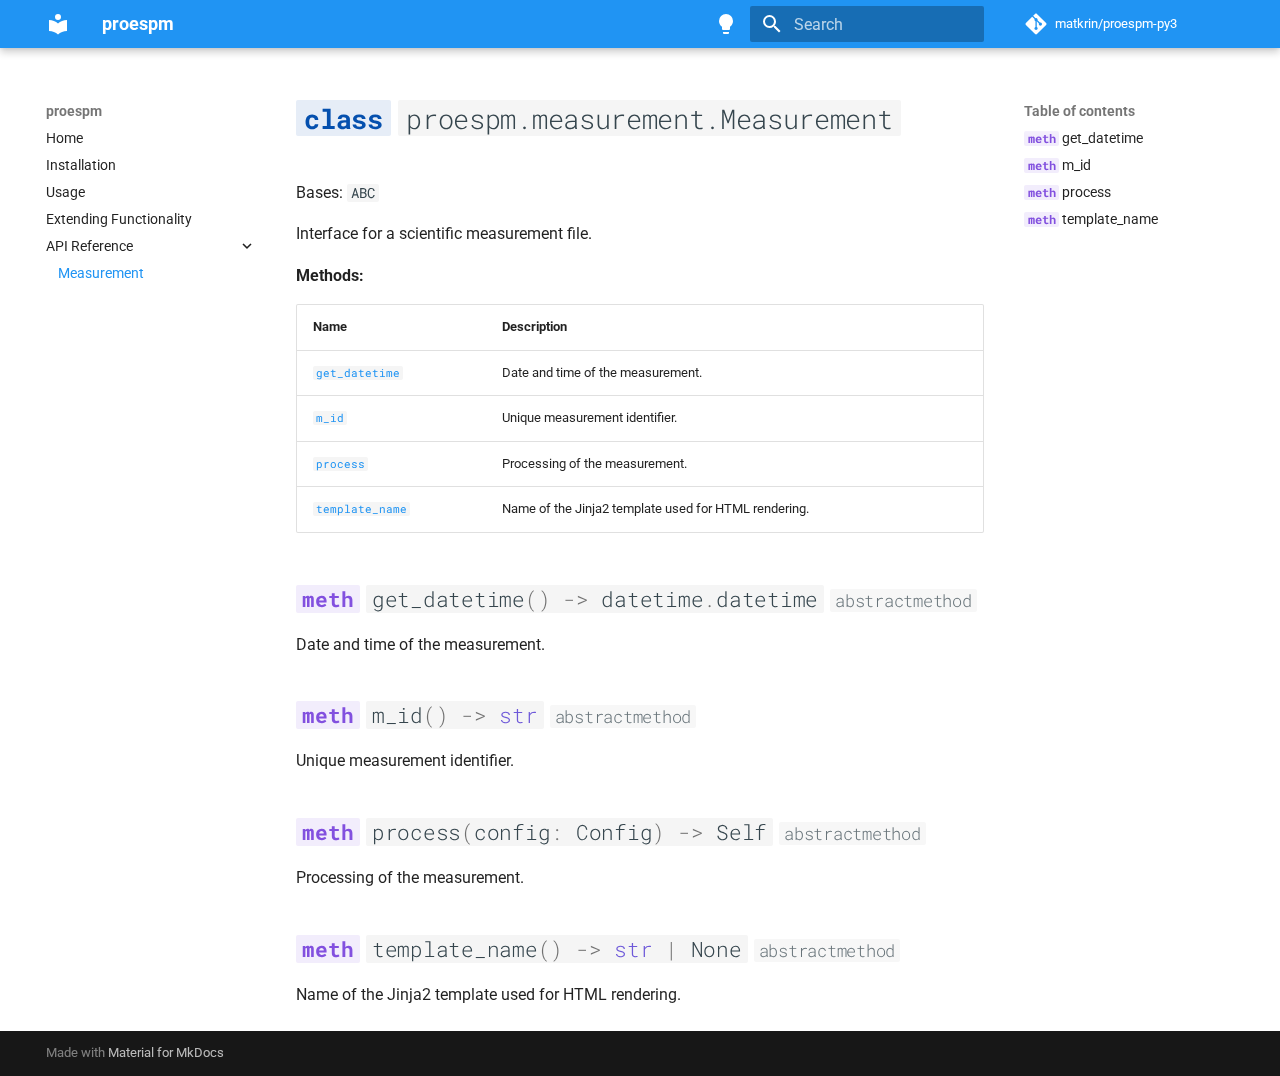
<file: api/measurement/index.html>
<!doctype html>
<html lang="en" class="no-js">
  <head>
    
      <meta charset="utf-8">
      <meta name="viewport" content="width=device-width,initial-scale=1">
      
        <meta name="description" content="Scientific data report generation">
      
      
      
        <link rel="canonical" href="https://matkrin.github.io/proespm-py3/api/measurement/">
      
      
        <link rel="prev" href="../../extend/">
      
      
      
        
      
      
      <link rel="icon" href="../../assets/images/favicon.png">
      <meta name="generator" content="mkdocs-1.6.1, mkdocs-material-9.7.4">
    
    
      
        <title>Measurement - proespm</title>
      
    
    
      <link rel="stylesheet" href="../../assets/stylesheets/main.484c7ddc.min.css">
      
        
        <link rel="stylesheet" href="../../assets/stylesheets/palette.ab4e12ef.min.css">
      
      


    
    
      
    
    
      
        
        
        <link rel="preconnect" href="https://fonts.gstatic.com" crossorigin>
        <link rel="stylesheet" href="https://fonts.googleapis.com/css?family=Roboto:300,300i,400,400i,700,700i%7CRoboto+Mono:400,400i,700,700i&display=fallback">
        <style>:root{--md-text-font:"Roboto";--md-code-font:"Roboto Mono"}</style>
      
    
    
      <link rel="stylesheet" href="../../assets/_mkdocstrings.css">
    
    <script>__md_scope=new URL("../..",location),__md_hash=e=>[...e].reduce(((e,_)=>(e<<5)-e+_.charCodeAt(0)),0),__md_get=(e,_=localStorage,t=__md_scope)=>JSON.parse(_.getItem(t.pathname+"."+e)),__md_set=(e,_,t=localStorage,a=__md_scope)=>{try{t.setItem(a.pathname+"."+e,JSON.stringify(_))}catch(e){}}</script>
    
      

    
    
  </head>
  
  
    
    
      
    
    
    
    
    <body dir="ltr" data-md-color-scheme="default" data-md-color-primary="blue" data-md-color-accent="indigo">
  
    
    <input class="md-toggle" data-md-toggle="drawer" type="checkbox" id="__drawer" autocomplete="off">
    <input class="md-toggle" data-md-toggle="search" type="checkbox" id="__search" autocomplete="off">
    <label class="md-overlay" for="__drawer"></label>
    <div data-md-component="skip">
      
        
        <a href="#proespm.measurement.Measurement" class="md-skip">
          Skip to content
        </a>
      
    </div>
    <div data-md-component="announce">
      
    </div>
    
    
      

  

<header class="md-header md-header--shadow" data-md-component="header">
  <nav class="md-header__inner md-grid" aria-label="Header">
    <a href="../.." title="proespm" class="md-header__button md-logo" aria-label="proespm" data-md-component="logo">
      
  
  <svg xmlns="http://www.w3.org/2000/svg" viewBox="0 0 24 24"><path d="M12 8a3 3 0 0 0 3-3 3 3 0 0 0-3-3 3 3 0 0 0-3 3 3 3 0 0 0 3 3m0 3.54C9.64 9.35 6.5 8 3 8v11c3.5 0 6.64 1.35 9 3.54 2.36-2.19 5.5-3.54 9-3.54V8c-3.5 0-6.64 1.35-9 3.54"/></svg>

    </a>
    <label class="md-header__button md-icon" for="__drawer">
      
      <svg xmlns="http://www.w3.org/2000/svg" viewBox="0 0 24 24"><path d="M3 6h18v2H3zm0 5h18v2H3zm0 5h18v2H3z"/></svg>
    </label>
    <div class="md-header__title" data-md-component="header-title">
      <div class="md-header__ellipsis">
        <div class="md-header__topic">
          <span class="md-ellipsis">
            proespm
          </span>
        </div>
        <div class="md-header__topic" data-md-component="header-topic">
          <span class="md-ellipsis">
            
              Measurement
            
          </span>
        </div>
      </div>
    </div>
    
      
        <form class="md-header__option" data-md-component="palette">
  
    
    
    
    <input class="md-option" data-md-color-media="(prefers-color-scheme: light)" data-md-color-scheme="default" data-md-color-primary="blue" data-md-color-accent="indigo"  aria-label="Switch to dark mode"  type="radio" name="__palette" id="__palette_0">
    
      <label class="md-header__button md-icon" title="Switch to dark mode" for="__palette_1" hidden>
        <svg xmlns="http://www.w3.org/2000/svg" viewBox="0 0 24 24"><path d="M12 2a7 7 0 0 0-7 7c0 2.38 1.19 4.47 3 5.74V17a1 1 0 0 0 1 1h6a1 1 0 0 0 1-1v-2.26c1.81-1.27 3-3.36 3-5.74a7 7 0 0 0-7-7M9 21a1 1 0 0 0 1 1h4a1 1 0 0 0 1-1v-1H9z"/></svg>
      </label>
    
  
    
    
    
    <input class="md-option" data-md-color-media="(prefers-color-scheme: dark)" data-md-color-scheme="slate" data-md-color-primary="blue" data-md-color-accent="indigo"  aria-label="Switch to light mode"  type="radio" name="__palette" id="__palette_1">
    
      <label class="md-header__button md-icon" title="Switch to light mode" for="__palette_0" hidden>
        <svg xmlns="http://www.w3.org/2000/svg" viewBox="0 0 24 24"><path d="M12 2a7 7 0 0 1 7 7c0 2.38-1.19 4.47-3 5.74V17a1 1 0 0 1-1 1H9a1 1 0 0 1-1-1v-2.26C6.19 13.47 5 11.38 5 9a7 7 0 0 1 7-7M9 21v-1h6v1a1 1 0 0 1-1 1h-4a1 1 0 0 1-1-1m3-17a5 5 0 0 0-5 5c0 2.05 1.23 3.81 3 4.58V16h4v-2.42c1.77-.77 3-2.53 3-4.58a5 5 0 0 0-5-5"/></svg>
      </label>
    
  
</form>
      
    
    
      <script>var palette=__md_get("__palette");if(palette&&palette.color){if("(prefers-color-scheme)"===palette.color.media){var media=matchMedia("(prefers-color-scheme: light)"),input=document.querySelector(media.matches?"[data-md-color-media='(prefers-color-scheme: light)']":"[data-md-color-media='(prefers-color-scheme: dark)']");palette.color.media=input.getAttribute("data-md-color-media"),palette.color.scheme=input.getAttribute("data-md-color-scheme"),palette.color.primary=input.getAttribute("data-md-color-primary"),palette.color.accent=input.getAttribute("data-md-color-accent")}for(var[key,value]of Object.entries(palette.color))document.body.setAttribute("data-md-color-"+key,value)}</script>
    
    
    
      
      
        <label class="md-header__button md-icon" for="__search">
          
          <svg xmlns="http://www.w3.org/2000/svg" viewBox="0 0 24 24"><path d="M9.5 3A6.5 6.5 0 0 1 16 9.5c0 1.61-.59 3.09-1.56 4.23l.27.27h.79l5 5-1.5 1.5-5-5v-.79l-.27-.27A6.52 6.52 0 0 1 9.5 16 6.5 6.5 0 0 1 3 9.5 6.5 6.5 0 0 1 9.5 3m0 2C7 5 5 7 5 9.5S7 14 9.5 14 14 12 14 9.5 12 5 9.5 5"/></svg>
        </label>
        <div class="md-search" data-md-component="search" role="dialog">
  <label class="md-search__overlay" for="__search"></label>
  <div class="md-search__inner" role="search">
    <form class="md-search__form" name="search">
      <input type="text" class="md-search__input" name="query" aria-label="Search" placeholder="Search" autocapitalize="off" autocorrect="off" autocomplete="off" spellcheck="false" data-md-component="search-query" required>
      <label class="md-search__icon md-icon" for="__search">
        
        <svg xmlns="http://www.w3.org/2000/svg" viewBox="0 0 24 24"><path d="M9.5 3A6.5 6.5 0 0 1 16 9.5c0 1.61-.59 3.09-1.56 4.23l.27.27h.79l5 5-1.5 1.5-5-5v-.79l-.27-.27A6.52 6.52 0 0 1 9.5 16 6.5 6.5 0 0 1 3 9.5 6.5 6.5 0 0 1 9.5 3m0 2C7 5 5 7 5 9.5S7 14 9.5 14 14 12 14 9.5 12 5 9.5 5"/></svg>
        
        <svg xmlns="http://www.w3.org/2000/svg" viewBox="0 0 24 24"><path d="M20 11v2H8l5.5 5.5-1.42 1.42L4.16 12l7.92-7.92L13.5 5.5 8 11z"/></svg>
      </label>
      <nav class="md-search__options" aria-label="Search">
        
        <button type="reset" class="md-search__icon md-icon" title="Clear" aria-label="Clear" tabindex="-1">
          
          <svg xmlns="http://www.w3.org/2000/svg" viewBox="0 0 24 24"><path d="M19 6.41 17.59 5 12 10.59 6.41 5 5 6.41 10.59 12 5 17.59 6.41 19 12 13.41 17.59 19 19 17.59 13.41 12z"/></svg>
        </button>
      </nav>
      
    </form>
    <div class="md-search__output">
      <div class="md-search__scrollwrap" tabindex="0" data-md-scrollfix>
        <div class="md-search-result" data-md-component="search-result">
          <div class="md-search-result__meta">
            Initializing search
          </div>
          <ol class="md-search-result__list" role="presentation"></ol>
        </div>
      </div>
    </div>
  </div>
</div>
      
    
    
      <div class="md-header__source">
        <a href="https://github.com/matkrin/proespm-py3" title="Go to repository" class="md-source" data-md-component="source">
  <div class="md-source__icon md-icon">
    
    <svg xmlns="http://www.w3.org/2000/svg" viewBox="0 0 448 512"><!--! Font Awesome Free 7.1.0 by @fontawesome - https://fontawesome.com License - https://fontawesome.com/license/free (Icons: CC BY 4.0, Fonts: SIL OFL 1.1, Code: MIT License) Copyright 2025 Fonticons, Inc.--><path d="M439.6 236.1 244 40.5c-5.4-5.5-12.8-8.5-20.4-8.5s-15 3-20.4 8.4L162.5 81l51.5 51.5c27.1-9.1 52.7 16.8 43.4 43.7l49.7 49.7c34.2-11.8 61.2 31 35.5 56.7-26.5 26.5-70.2-2.9-56-37.3L240.3 199v121.9c25.3 12.5 22.3 41.8 9.1 55-6.4 6.4-15.2 10.1-24.3 10.1s-17.8-3.6-24.3-10.1c-17.6-17.6-11.1-46.9 11.2-56v-123c-20.8-8.5-24.6-30.7-18.6-45L142.6 101 8.5 235.1C3 240.6 0 247.9 0 255.5s3 15 8.5 20.4l195.6 195.7c5.4 5.4 12.7 8.4 20.4 8.4s15-3 20.4-8.4l194.7-194.7c5.4-5.4 8.4-12.8 8.4-20.4s-3-15-8.4-20.4"/></svg>
  </div>
  <div class="md-source__repository">
    matkrin/proespm-py3
  </div>
</a>
      </div>
    
  </nav>
  
</header>
    
    <div class="md-container" data-md-component="container">
      
      
        
          
        
      
      <main class="md-main" data-md-component="main">
        <div class="md-main__inner md-grid">
          
            
              
              <div class="md-sidebar md-sidebar--primary" data-md-component="sidebar" data-md-type="navigation" >
                <div class="md-sidebar__scrollwrap">
                  <div class="md-sidebar__inner">
                    



<nav class="md-nav md-nav--primary" aria-label="Navigation" data-md-level="0">
  <label class="md-nav__title" for="__drawer">
    <a href="../.." title="proespm" class="md-nav__button md-logo" aria-label="proespm" data-md-component="logo">
      
  
  <svg xmlns="http://www.w3.org/2000/svg" viewBox="0 0 24 24"><path d="M12 8a3 3 0 0 0 3-3 3 3 0 0 0-3-3 3 3 0 0 0-3 3 3 3 0 0 0 3 3m0 3.54C9.64 9.35 6.5 8 3 8v11c3.5 0 6.64 1.35 9 3.54 2.36-2.19 5.5-3.54 9-3.54V8c-3.5 0-6.64 1.35-9 3.54"/></svg>

    </a>
    proespm
  </label>
  
    <div class="md-nav__source">
      <a href="https://github.com/matkrin/proespm-py3" title="Go to repository" class="md-source" data-md-component="source">
  <div class="md-source__icon md-icon">
    
    <svg xmlns="http://www.w3.org/2000/svg" viewBox="0 0 448 512"><!--! Font Awesome Free 7.1.0 by @fontawesome - https://fontawesome.com License - https://fontawesome.com/license/free (Icons: CC BY 4.0, Fonts: SIL OFL 1.1, Code: MIT License) Copyright 2025 Fonticons, Inc.--><path d="M439.6 236.1 244 40.5c-5.4-5.5-12.8-8.5-20.4-8.5s-15 3-20.4 8.4L162.5 81l51.5 51.5c27.1-9.1 52.7 16.8 43.4 43.7l49.7 49.7c34.2-11.8 61.2 31 35.5 56.7-26.5 26.5-70.2-2.9-56-37.3L240.3 199v121.9c25.3 12.5 22.3 41.8 9.1 55-6.4 6.4-15.2 10.1-24.3 10.1s-17.8-3.6-24.3-10.1c-17.6-17.6-11.1-46.9 11.2-56v-123c-20.8-8.5-24.6-30.7-18.6-45L142.6 101 8.5 235.1C3 240.6 0 247.9 0 255.5s3 15 8.5 20.4l195.6 195.7c5.4 5.4 12.7 8.4 20.4 8.4s15-3 20.4-8.4l194.7-194.7c5.4-5.4 8.4-12.8 8.4-20.4s-3-15-8.4-20.4"/></svg>
  </div>
  <div class="md-source__repository">
    matkrin/proespm-py3
  </div>
</a>
    </div>
  
  <ul class="md-nav__list" data-md-scrollfix>
    
      
      
  
  
  
  
    <li class="md-nav__item">
      <a href="../.." class="md-nav__link">
        
  
  
  <span class="md-ellipsis">
    
  
    Home
  

    
  </span>
  
  

      </a>
    </li>
  

    
      
      
  
  
  
  
    <li class="md-nav__item">
      <a href="../../installation/" class="md-nav__link">
        
  
  
  <span class="md-ellipsis">
    
  
    Installation
  

    
  </span>
  
  

      </a>
    </li>
  

    
      
      
  
  
  
  
    <li class="md-nav__item">
      <a href="../../usage/" class="md-nav__link">
        
  
  
  <span class="md-ellipsis">
    
  
    Usage
  

    
  </span>
  
  

      </a>
    </li>
  

    
      
      
  
  
  
  
    <li class="md-nav__item">
      <a href="../../extend/" class="md-nav__link">
        
  
  
  <span class="md-ellipsis">
    
  
    Extending Functionality
  

    
  </span>
  
  

      </a>
    </li>
  

    
      
      
  
  
    
  
  
  
    
    
    
    
    
    <li class="md-nav__item md-nav__item--active md-nav__item--nested">
      
        
        
        <input class="md-nav__toggle md-toggle " type="checkbox" id="__nav_5" checked>
        
          
          <label class="md-nav__link" for="__nav_5" id="__nav_5_label" tabindex="0">
            
  
  
  <span class="md-ellipsis">
    
  
    API Reference
  

    
  </span>
  
  

            <span class="md-nav__icon md-icon"></span>
          </label>
        
        <nav class="md-nav" data-md-level="1" aria-labelledby="__nav_5_label" aria-expanded="true">
          <label class="md-nav__title" for="__nav_5">
            <span class="md-nav__icon md-icon"></span>
            
  
    API Reference
  

          </label>
          <ul class="md-nav__list" data-md-scrollfix>
            
              
                
  
  
    
  
  
  
    <li class="md-nav__item md-nav__item--active">
      
      <input class="md-nav__toggle md-toggle" type="checkbox" id="__toc">
      
      
        
      
      
        <label class="md-nav__link md-nav__link--active" for="__toc">
          
  
  
  <span class="md-ellipsis">
    
  
    Measurement
  

    
  </span>
  
  

          <span class="md-nav__icon md-icon"></span>
        </label>
      
      <a href="./" class="md-nav__link md-nav__link--active">
        
  
  
  <span class="md-ellipsis">
    
  
    Measurement
  

    
  </span>
  
  

      </a>
      
        

<nav class="md-nav md-nav--secondary" aria-label="Table of contents">
  
  
  
    
  
  
    <label class="md-nav__title" for="__toc">
      <span class="md-nav__icon md-icon"></span>
      Table of contents
    </label>
    <ul class="md-nav__list" data-md-component="toc" data-md-scrollfix>
      
        <li class="md-nav__item">
  <a href="#proespm.measurement.Measurement.get_datetime" class="md-nav__link">
    <span class="md-ellipsis">
      
        <code class="doc-symbol doc-symbol-toc doc-symbol-method"></code>&nbsp;get_datetime
      
    </span>
  </a>
  
</li>
      
        <li class="md-nav__item">
  <a href="#proespm.measurement.Measurement.m_id" class="md-nav__link">
    <span class="md-ellipsis">
      
        <code class="doc-symbol doc-symbol-toc doc-symbol-method"></code>&nbsp;m_id
      
    </span>
  </a>
  
</li>
      
        <li class="md-nav__item">
  <a href="#proespm.measurement.Measurement.process" class="md-nav__link">
    <span class="md-ellipsis">
      
        <code class="doc-symbol doc-symbol-toc doc-symbol-method"></code>&nbsp;process
      
    </span>
  </a>
  
</li>
      
        <li class="md-nav__item">
  <a href="#proespm.measurement.Measurement.template_name" class="md-nav__link">
    <span class="md-ellipsis">
      
        <code class="doc-symbol doc-symbol-toc doc-symbol-method"></code>&nbsp;template_name
      
    </span>
  </a>
  
</li>
      
    </ul>
  
</nav>
      
    </li>
  

              
            
          </ul>
        </nav>
      
    </li>
  

    
  </ul>
</nav>
                  </div>
                </div>
              </div>
            
            
              
              <div class="md-sidebar md-sidebar--secondary" data-md-component="sidebar" data-md-type="toc" >
                <div class="md-sidebar__scrollwrap">
                  <div class="md-sidebar__inner">
                    

<nav class="md-nav md-nav--secondary" aria-label="Table of contents">
  
  
  
    
  
  
    <label class="md-nav__title" for="__toc">
      <span class="md-nav__icon md-icon"></span>
      Table of contents
    </label>
    <ul class="md-nav__list" data-md-component="toc" data-md-scrollfix>
      
        <li class="md-nav__item">
  <a href="#proespm.measurement.Measurement.get_datetime" class="md-nav__link">
    <span class="md-ellipsis">
      
        <code class="doc-symbol doc-symbol-toc doc-symbol-method"></code>&nbsp;get_datetime
      
    </span>
  </a>
  
</li>
      
        <li class="md-nav__item">
  <a href="#proespm.measurement.Measurement.m_id" class="md-nav__link">
    <span class="md-ellipsis">
      
        <code class="doc-symbol doc-symbol-toc doc-symbol-method"></code>&nbsp;m_id
      
    </span>
  </a>
  
</li>
      
        <li class="md-nav__item">
  <a href="#proespm.measurement.Measurement.process" class="md-nav__link">
    <span class="md-ellipsis">
      
        <code class="doc-symbol doc-symbol-toc doc-symbol-method"></code>&nbsp;process
      
    </span>
  </a>
  
</li>
      
        <li class="md-nav__item">
  <a href="#proespm.measurement.Measurement.template_name" class="md-nav__link">
    <span class="md-ellipsis">
      
        <code class="doc-symbol doc-symbol-toc doc-symbol-method"></code>&nbsp;template_name
      
    </span>
  </a>
  
</li>
      
    </ul>
  
</nav>
                  </div>
                </div>
              </div>
            
          
          
            <div class="md-content" data-md-component="content">
              
              <article class="md-content__inner md-typeset">
                
                  


  
  


<div class="doc doc-object doc-class">



<h1 id="proespm.measurement.Measurement" class="doc doc-heading">
<code class="doc-symbol doc-symbol-heading doc-symbol-class"></code>            <code>proespm.measurement.Measurement</code>


</h1>


    <div class="doc doc-contents first">
            <p class="doc doc-class-bases">
              Bases: <code><span title="abc.ABC">ABC</span></code></p>



        <p>Interface for a scientific measurement file.</p>












<p><span class="doc-section-title">Methods:</span></p>
    <table>
      <thead>
        <tr>
          <th>Name</th>
          <th>Description</th>
        </tr>
      </thead>
      <tbody>
            <tr class="doc-section-item">
              <td><code><a class="autorefs autorefs-internal" title="            get_datetime() -> datetime.datetime

  
      abstractmethod
   (proespm.measurement.Measurement.get_datetime)" href="#proespm.measurement.Measurement.get_datetime">get_datetime</a></code></td>
              <td>
                <div class="doc-md-description">
                  <p>Date and time of the measurement.</p>
                </div>
              </td>
            </tr>
            <tr class="doc-section-item">
              <td><code><a class="autorefs autorefs-internal" title="            m_id() -> str

  
      abstractmethod
   (proespm.measurement.Measurement.m_id)" href="#proespm.measurement.Measurement.m_id">m_id</a></code></td>
              <td>
                <div class="doc-md-description">
                  <p>Unique measurement identifier.</p>
                </div>
              </td>
            </tr>
            <tr class="doc-section-item">
              <td><code><a class="autorefs autorefs-internal" title="            process(config: Config) -> Self

  
      abstractmethod
   (proespm.measurement.Measurement.process)" href="#proespm.measurement.Measurement.process">process</a></code></td>
              <td>
                <div class="doc-md-description">
                  <p>Processing of the measurement.</p>
                </div>
              </td>
            </tr>
            <tr class="doc-section-item">
              <td><code><a class="autorefs autorefs-internal" title="            template_name() -> str | None

  
      abstractmethod
   (proespm.measurement.Measurement.template_name)" href="#proespm.measurement.Measurement.template_name">template_name</a></code></td>
              <td>
                <div class="doc-md-description">
                  <p>Name of the Jinja2 template used for HTML rendering.</p>
                </div>
              </td>
            </tr>
      </tbody>
    </table>






<div class="doc doc-children">










<div class="doc doc-object doc-function">


<h2 id="proespm.measurement.Measurement.get_datetime" class="doc doc-heading">
<code class="doc-symbol doc-symbol-heading doc-symbol-method"></code>            <code class="highlight language-python"><span class="n">get_datetime</span><span class="p">()</span> <span class="o">-&gt;</span> <span class="n">datetime</span><span class="o">.</span><span class="n">datetime</span></code>

  <span class="doc doc-labels">
      <small class="doc doc-label doc-label-abstractmethod"><code>abstractmethod</code></small>
  </span>

</h2>


    <div class="doc doc-contents ">

        <p>Date and time of the measurement.</p>


    </div>

</div>

<div class="doc doc-object doc-function">


<h2 id="proespm.measurement.Measurement.m_id" class="doc doc-heading">
<code class="doc-symbol doc-symbol-heading doc-symbol-method"></code>            <code class="highlight language-python"><span class="n">m_id</span><span class="p">()</span> <span class="o">-&gt;</span> <span class="nb">str</span></code>

  <span class="doc doc-labels">
      <small class="doc doc-label doc-label-abstractmethod"><code>abstractmethod</code></small>
  </span>

</h2>


    <div class="doc doc-contents ">

        <p>Unique measurement identifier.</p>


    </div>

</div>

<div class="doc doc-object doc-function">


<h2 id="proespm.measurement.Measurement.process" class="doc doc-heading">
<code class="doc-symbol doc-symbol-heading doc-symbol-method"></code>            <code class="highlight language-python"><span class="n">process</span><span class="p">(</span><span class="n">config</span><span class="p">:</span> <span class="n">Config</span><span class="p">)</span> <span class="o">-&gt;</span> <span class="n">Self</span></code>

  <span class="doc doc-labels">
      <small class="doc doc-label doc-label-abstractmethod"><code>abstractmethod</code></small>
  </span>

</h2>


    <div class="doc doc-contents ">

        <p>Processing of the measurement.</p>


    </div>

</div>

<div class="doc doc-object doc-function">


<h2 id="proespm.measurement.Measurement.template_name" class="doc doc-heading">
<code class="doc-symbol doc-symbol-heading doc-symbol-method"></code>            <code class="highlight language-python"><span class="n">template_name</span><span class="p">()</span> <span class="o">-&gt;</span> <span class="nb">str</span> <span class="o">|</span> <span class="kc">None</span></code>

  <span class="doc doc-labels">
      <small class="doc doc-label doc-label-abstractmethod"><code>abstractmethod</code></small>
  </span>

</h2>


    <div class="doc doc-contents ">

        <p>Name of the Jinja2 template used for HTML rendering.</p>


    </div>

</div>



  </div>

    </div>

</div>












                
              </article>
            </div>
          
          
<script>var target=document.getElementById(location.hash.slice(1));target&&target.name&&(target.checked=target.name.startsWith("__tabbed_"))</script>
        </div>
        
      </main>
      
        <footer class="md-footer">
  
  <div class="md-footer-meta md-typeset">
    <div class="md-footer-meta__inner md-grid">
      <div class="md-copyright">
  
  
    Made with
    <a href="https://squidfunk.github.io/mkdocs-material/" target="_blank" rel="noopener">
      Material for MkDocs
    </a>
  
</div>
      
    </div>
  </div>
</footer>
      
    </div>
    <div class="md-dialog" data-md-component="dialog">
      <div class="md-dialog__inner md-typeset"></div>
    </div>
    
    
    
      
      
      <script id="__config" type="application/json">{"annotate": null, "base": "../..", "features": ["content.code.copy"], "search": "../../assets/javascripts/workers/search.2c215733.min.js", "tags": null, "translations": {"clipboard.copied": "Copied to clipboard", "clipboard.copy": "Copy to clipboard", "search.result.more.one": "1 more on this page", "search.result.more.other": "# more on this page", "search.result.none": "No matching documents", "search.result.one": "1 matching document", "search.result.other": "# matching documents", "search.result.placeholder": "Type to start searching", "search.result.term.missing": "Missing", "select.version": "Select version"}, "version": null}</script>
    
    
      <script src="../../assets/javascripts/bundle.79ae519e.min.js"></script>
      
    
  </body>
</html>
</file>
<file: assets/_mkdocstrings.css>
/* Avoid breaking parameter names, etc. in table cells. */
.doc-contents td code {
  word-break: normal !important;
}

/* No line break before first paragraph of descriptions. */
.doc-md-description,
.doc-md-description>p:first-child {
  display: inline;
}

/* No text transformation from Material for MkDocs for H5 headings. */
.md-typeset h5 .doc-object-name {
  text-transform: none;
}

/* Max width for docstring sections tables. */
.doc .md-typeset__table,
.doc .md-typeset__table table {
  display: table !important;
  width: 100%;
}

.doc .md-typeset__table tr {
  display: table-row;
}

/* Defaults in Spacy table style. */
.doc-param-default,
.doc-type_param-default {
  float: right;
}

/* Parameter headings must be inline, not blocks. */
.doc-heading-parameter,
.doc-heading-type_parameter {
  display: inline;
}

/* Default font size for parameter headings. */
.md-typeset .doc-heading-parameter {
  font-size: inherit;
}

/* Prefer space on the right, not the left of parameter permalinks. */
.doc-heading-parameter .headerlink,
.doc-heading-type_parameter .headerlink {
  margin-left: 0 !important;
  margin-right: 0.2rem;
}

/* Backward-compatibility: docstring section titles in bold. */
.doc-section-title {
  font-weight: bold;
}

/* Backlinks crumb separator. */
.doc-backlink-crumb {
  display: inline-flex;
  gap: .2rem;
  white-space: nowrap;
  align-items: center;
  vertical-align: middle;
}
.doc-backlink-crumb:not(:first-child)::before {
  background-color: var(--md-default-fg-color--lighter);
  content: "";
  display: inline;
  height: 1rem;
  --md-path-icon: url('data:image/svg+xml;charset=utf-8,<svg xmlns="http://www.w3.org/2000/svg" viewBox="0 0 24 24"><path d="M8.59 16.58 13.17 12 8.59 7.41 10 6l6 6-6 6z"/></svg>');
  -webkit-mask-image: var(--md-path-icon);
  mask-image: var(--md-path-icon);
  width: 1rem;
}
.doc-backlink-crumb.last {
  font-weight: bold;
}

/* Symbols in Navigation and ToC. */
:root, :host,
[data-md-color-scheme="default"] {
  --doc-symbol-parameter-fg-color: #df50af;
  --doc-symbol-type_parameter-fg-color: #df50af;
  --doc-symbol-attribute-fg-color: #953800;
  --doc-symbol-function-fg-color: #8250df;
  --doc-symbol-method-fg-color: #8250df;
  --doc-symbol-class-fg-color: #0550ae;
  --doc-symbol-type_alias-fg-color: #0550ae;
  --doc-symbol-module-fg-color: #5cad0f;

  --doc-symbol-parameter-bg-color: #df50af1a;
  --doc-symbol-type_parameter-bg-color: #df50af1a;
  --doc-symbol-attribute-bg-color: #9538001a;
  --doc-symbol-function-bg-color: #8250df1a;
  --doc-symbol-method-bg-color: #8250df1a;
  --doc-symbol-class-bg-color: #0550ae1a;
  --doc-symbol-type_alias-bg-color: #0550ae1a;
  --doc-symbol-module-bg-color: #5cad0f1a;
}

[data-md-color-scheme="slate"] {
  --doc-symbol-parameter-fg-color: #ffa8cc;
  --doc-symbol-type_parameter-fg-color: #ffa8cc;
  --doc-symbol-attribute-fg-color: #ffa657;
  --doc-symbol-function-fg-color: #d2a8ff;
  --doc-symbol-method-fg-color: #d2a8ff;
  --doc-symbol-class-fg-color: #79c0ff;
  --doc-symbol-type_alias-fg-color: #79c0ff;
  --doc-symbol-module-fg-color: #baff79;

  --doc-symbol-parameter-bg-color: #ffa8cc1a;
  --doc-symbol-type_parameter-bg-color: #ffa8cc1a;
  --doc-symbol-attribute-bg-color: #ffa6571a;
  --doc-symbol-function-bg-color: #d2a8ff1a;
  --doc-symbol-method-bg-color: #d2a8ff1a;
  --doc-symbol-class-bg-color: #79c0ff1a;
  --doc-symbol-type_alias-bg-color: #79c0ff1a;
  --doc-symbol-module-bg-color: #baff791a;
}

code.doc-symbol {
  border-radius: .1rem;
  font-size: .85em;
  padding: 0 .3em;
  font-weight: bold;
}

code.doc-symbol-parameter,
a code.doc-symbol-parameter {
  color: var(--doc-symbol-parameter-fg-color);
  background-color: var(--doc-symbol-parameter-bg-color);
}

code.doc-symbol-parameter::after {
  content: "param";
}

code.doc-symbol-type_parameter,
a code.doc-symbol-type_parameter {
  color: var(--doc-symbol-type_parameter-fg-color);
  background-color: var(--doc-symbol-type_parameter-bg-color);
}

code.doc-symbol-type_parameter::after {
  content: "type-param";
}

code.doc-symbol-attribute,
a code.doc-symbol-attribute {
  color: var(--doc-symbol-attribute-fg-color);
  background-color: var(--doc-symbol-attribute-bg-color);
}

code.doc-symbol-attribute::after {
  content: "attr";
}

code.doc-symbol-function,
a code.doc-symbol-function {
  color: var(--doc-symbol-function-fg-color);
  background-color: var(--doc-symbol-function-bg-color);
}

code.doc-symbol-function::after {
  content: "func";
}

code.doc-symbol-method,
a code.doc-symbol-method {
  color: var(--doc-symbol-method-fg-color);
  background-color: var(--doc-symbol-method-bg-color);
}

code.doc-symbol-method::after {
  content: "meth";
}

code.doc-symbol-class,
a code.doc-symbol-class {
  color: var(--doc-symbol-class-fg-color);
  background-color: var(--doc-symbol-class-bg-color);
}

code.doc-symbol-class::after {
  content: "class";
}


code.doc-symbol-type_alias,
a code.doc-symbol-type_alias {
  color: var(--doc-symbol-type_alias-fg-color);
  background-color: var(--doc-symbol-type_alias-bg-color);
}

code.doc-symbol-type_alias::after {
  content: "type";
}

code.doc-symbol-module,
a code.doc-symbol-module {
  color: var(--doc-symbol-module-fg-color);
  background-color: var(--doc-symbol-module-bg-color);
}

code.doc-symbol-module::after {
  content: "mod";
}

.doc-signature .autorefs {
  color: inherit;
  border-bottom: 1px dotted currentcolor;
}

/* Source code blocks (admonitions). */
:root {
  --md-admonition-icon--mkdocstrings-source: url('data:image/svg+xml;charset=utf-8,<svg xmlns="http://www.w3.org/2000/svg" viewBox="0 0 24 24"><path d="M15.22 4.97a.75.75 0 0 1 1.06 0l6.5 6.5a.75.75 0 0 1 0 1.06l-6.5 6.5a.749.749 0 0 1-1.275-.326.75.75 0 0 1 .215-.734L21.19 12l-5.97-5.97a.75.75 0 0 1 0-1.06m-6.44 0a.75.75 0 0 1 0 1.06L2.81 12l5.97 5.97a.749.749 0 0 1-.326 1.275.75.75 0 0 1-.734-.215l-6.5-6.5a.75.75 0 0 1 0-1.06l6.5-6.5a.75.75 0 0 1 1.06 0"/></svg>')
}
.md-typeset .admonition.mkdocstrings-source,
.md-typeset details.mkdocstrings-source {
  border: none;
  padding: 0;
}
.md-typeset .admonition.mkdocstrings-source:focus-within,
.md-typeset details.mkdocstrings-source:focus-within {
  box-shadow: none;
}
.md-typeset .mkdocstrings-source > .admonition-title,
.md-typeset .mkdocstrings-source > summary {
  background-color: inherit;
}
.md-typeset .mkdocstrings-source > .admonition-title::before,
.md-typeset .mkdocstrings-source > summary::before {
  background-color: var(--md-default-fg-color);
  -webkit-mask-image: var(--md-admonition-icon--mkdocstrings-source);
          mask-image: var(--md-admonition-icon--mkdocstrings-source);
}
</file>
<file: assets/stylesheets/main.484c7ddc.min.css>
@charset "UTF-8";html{-webkit-text-size-adjust:none;-moz-text-size-adjust:none;text-size-adjust:none;box-sizing:border-box}*,:after,:before{box-sizing:inherit}@media (prefers-reduced-motion){*,:after,:before{transition:none!important}}body{margin:0}a,button,input,label{-webkit-tap-highlight-color:transparent}a{color:inherit;text-decoration:none}hr{border:0;box-sizing:initial;display:block;height:.05rem;overflow:visible;padding:0}small{font-size:80%}sub,sup{line-height:1em}img{border-style:none}table{border-collapse:initial;border-spacing:0}td,th{font-weight:400;vertical-align:top}button{background:#0000;border:0;font-family:inherit;font-size:inherit;margin:0;padding:0}input{border:0;outline:none}:root{--md-primary-fg-color:#4051b5;--md-primary-fg-color--light:#5d6cc0;--md-primary-fg-color--dark:#303fa1;--md-primary-bg-color:#fff;--md-primary-bg-color--light:#ffffffb3;--md-accent-fg-color:#526cfe;--md-accent-fg-color--transparent:#526cfe1a;--md-accent-bg-color:#fff;--md-accent-bg-color--light:#ffffffb3}[data-md-color-scheme=default]{color-scheme:light}[data-md-color-scheme=default] img[src$="#gh-dark-mode-only"],[data-md-color-scheme=default] img[src$="#only-dark"]{display:none}:root,[data-md-color-scheme=default]{--md-hue:225deg;--md-default-fg-color:#000000de;--md-default-fg-color--light:#0000008a;--md-default-fg-color--lighter:#00000052;--md-default-fg-color--lightest:#00000012;--md-default-bg-color:#fff;--md-default-bg-color--light:#ffffffb3;--md-default-bg-color--lighter:#ffffff4d;--md-default-bg-color--lightest:#ffffff1f;--md-code-fg-color:#36464e;--md-code-bg-color:#f5f5f5;--md-code-bg-color--light:#f5f5f5b3;--md-code-bg-color--lighter:#f5f5f54d;--md-code-hl-color:#4287ff;--md-code-hl-color--light:#4287ff1a;--md-code-hl-number-color:#d52a2a;--md-code-hl-special-color:#db1457;--md-code-hl-function-color:#a846b9;--md-code-hl-constant-color:#6e59d9;--md-code-hl-keyword-color:#3f6ec6;--md-code-hl-string-color:#1c7d4d;--md-code-hl-name-color:var(--md-code-fg-color);--md-code-hl-operator-color:var(--md-default-fg-color--light);--md-code-hl-punctuation-color:var(--md-default-fg-color--light);--md-code-hl-comment-color:var(--md-default-fg-color--light);--md-code-hl-generic-color:var(--md-default-fg-color--light);--md-code-hl-variable-color:var(--md-default-fg-color--light);--md-typeset-color:var(--md-default-fg-color);--md-typeset-a-color:var(--md-primary-fg-color);--md-typeset-del-color:#f5503d26;--md-typeset-ins-color:#0bd57026;--md-typeset-kbd-color:#fafafa;--md-typeset-kbd-accent-color:#fff;--md-typeset-kbd-border-color:#b8b8b8;--md-typeset-mark-color:#ffff0080;--md-typeset-table-color:#0000001f;--md-typeset-table-color--light:rgba(0,0,0,.035);--md-admonition-fg-color:var(--md-default-fg-color);--md-admonition-bg-color:var(--md-default-bg-color);--md-warning-fg-color:#000000de;--md-warning-bg-color:#ff9;--md-footer-fg-color:#fff;--md-footer-fg-color--light:#ffffffb3;--md-footer-fg-color--lighter:#ffffff73;--md-footer-bg-color:#000000de;--md-footer-bg-color--dark:#00000052;--md-shadow-z1:0 0.2rem 0.5rem #0000000d,0 0 0.05rem #0000001a;--md-shadow-z2:0 0.2rem 0.5rem #0000001a,0 0 0.05rem #00000040;--md-shadow-z3:0 0.2rem 0.5rem #0003,0 0 0.05rem #00000059}.md-icon svg{fill:currentcolor;display:block;height:1.2rem;width:1.2rem}body{-webkit-font-smoothing:antialiased;-moz-osx-font-smoothing:grayscale;--md-text-font-family:var(--md-text-font,_),-apple-system,BlinkMacSystemFont,Helvetica,Arial,sans-serif;--md-code-font-family:var(--md-code-font,_),SFMono-Regular,Consolas,Menlo,monospace}aside,body,input{font-feature-settings:"kern","liga";color:var(--md-typeset-color);font-family:var(--md-text-font-family)}code,kbd,pre{font-feature-settings:"kern";font-family:var(--md-code-font-family)}:root{--md-typeset-table-sort-icon:url('data:image/svg+xml;charset=utf-8,<svg xmlns="http://www.w3.org/2000/svg" viewBox="0 0 24 24"><path d="m18 21-4-4h3V7h-3l4-4 4 4h-3v10h3M2 19v-2h10v2M2 13v-2h7v2M2 7V5h4v2z"/></svg>');--md-typeset-table-sort-icon--asc:url('data:image/svg+xml;charset=utf-8,<svg xmlns="http://www.w3.org/2000/svg" viewBox="0 0 24 24"><path d="M19 17h3l-4 4-4-4h3V3h2M2 17h10v2H2M6 5v2H2V5m0 6h7v2H2z"/></svg>');--md-typeset-table-sort-icon--desc:url('data:image/svg+xml;charset=utf-8,<svg xmlns="http://www.w3.org/2000/svg" viewBox="0 0 24 24"><path d="M19 7h3l-4-4-4 4h3v14h2M2 17h10v2H2M6 5v2H2V5m0 6h7v2H2z"/></svg>')}.md-typeset{-webkit-print-color-adjust:exact;color-adjust:exact;font-size:.8rem;line-height:1.6;overflow-wrap:break-word}@media print{.md-typeset{font-size:.68rem}}.md-typeset blockquote,.md-typeset dl,.md-typeset figure,.md-typeset ol,.md-typeset pre,.md-typeset ul{margin-bottom:1em;margin-top:1em}.md-typeset h1{color:var(--md-default-fg-color--light);font-size:2em;line-height:1.3;margin:0 0 1.25em}.md-typeset h1,.md-typeset h2{font-weight:300;letter-spacing:-.01em}.md-typeset h2{font-size:1.5625em;line-height:1.4;margin:1.6em 0 .64em}.md-typeset h3{font-size:1.25em;font-weight:400;letter-spacing:-.01em;line-height:1.5;margin:1.6em 0 .8em}.md-typeset h2+h3{margin-top:.8em}.md-typeset h4{font-weight:700;letter-spacing:-.01em;margin:1em 0}.md-typeset h5,.md-typeset h6{color:var(--md-default-fg-color--light);font-size:.8em;font-weight:700;letter-spacing:-.01em;margin:1.25em 0}.md-typeset h5{text-transform:uppercase}.md-typeset h5 code{text-transform:none}.md-typeset hr{border-bottom:.05rem solid var(--md-default-fg-color--lightest);display:flow-root;margin:1.5em 0}.md-typeset a{color:var(--md-typeset-a-color);word-break:break-word}.md-typeset a,.md-typeset a:before{transition:color 125ms}.md-typeset a:focus,.md-typeset a:hover{color:var(--md-accent-fg-color)}.md-typeset a:focus code,.md-typeset a:hover code{background-color:var(--md-accent-fg-color--transparent);color:var(--md-accent-fg-color)}.md-typeset a code{color:var(--md-typeset-a-color)}.md-typeset a.focus-visible{outline-color:var(--md-accent-fg-color);outline-offset:.2rem}.md-typeset code,.md-typeset kbd,.md-typeset pre{color:var(--md-code-fg-color);direction:ltr;font-variant-ligatures:none;transition:background-color 125ms}@media print{.md-typeset code,.md-typeset kbd,.md-typeset pre{white-space:pre-wrap}}.md-typeset code{background-color:var(--md-code-bg-color);border-radius:.1rem;-webkit-box-decoration-break:clone;box-decoration-break:clone;font-size:.85em;padding:0 .2941176471em;transition:color 125ms,background-color 125ms;word-break:break-word}.md-typeset code:not(.focus-visible){-webkit-tap-highlight-color:transparent;outline:none}.md-typeset pre{display:flow-root;line-height:1.4;position:relative}.md-typeset pre>code{-webkit-box-decoration-break:slice;box-decoration-break:slice;box-shadow:none;display:block;margin:0;outline-color:var(--md-accent-fg-color);overflow:auto;padding:.7720588235em 1.1764705882em;scrollbar-color:var(--md-default-fg-color--lighter) #0000;scrollbar-width:thin;touch-action:auto;word-break:normal}.md-typeset pre>code:hover{scrollbar-color:var(--md-accent-fg-color) #0000}.md-typeset pre>code::-webkit-scrollbar{height:.2rem;width:.2rem}.md-typeset pre>code::-webkit-scrollbar-thumb{background-color:var(--md-default-fg-color--lighter)}.md-typeset pre>code::-webkit-scrollbar-thumb:hover{background-color:var(--md-accent-fg-color)}.md-typeset kbd{background-color:var(--md-typeset-kbd-color);border-radius:.1rem;box-shadow:0 .1rem 0 .05rem var(--md-typeset-kbd-border-color),0 .1rem 0 var(--md-typeset-kbd-border-color),0 -.1rem .2rem var(--md-typeset-kbd-accent-color) inset;color:var(--md-default-fg-color);display:inline-block;font-size:.75em;padding:0 .6666666667em;vertical-align:text-top;word-break:break-word}.md-typeset mark{background-color:var(--md-typeset-mark-color);-webkit-box-decoration-break:clone;box-decoration-break:clone;color:inherit;word-break:break-word}.md-typeset abbr{cursor:help;text-decoration:none}.md-typeset [data-preview],.md-typeset abbr{border-bottom:.05rem dotted var(--md-default-fg-color--light)}.md-typeset small{opacity:.75}[dir=ltr] .md-typeset sub,[dir=ltr] .md-typeset sup{margin-left:.078125em}[dir=rtl] .md-typeset sub,[dir=rtl] .md-typeset sup{margin-right:.078125em}[dir=ltr] .md-typeset blockquote{padding-left:.6rem}[dir=rtl] .md-typeset blockquote{padding-right:.6rem}[dir=ltr] .md-typeset blockquote{border-left:.2rem solid var(--md-default-fg-color--lighter)}[dir=rtl] .md-typeset blockquote{border-right:.2rem solid var(--md-default-fg-color--lighter)}.md-typeset blockquote{color:var(--md-default-fg-color--light);margin-left:0;margin-right:0}.md-typeset ul{list-style-type:disc}.md-typeset ul[type]{list-style-type:revert-layer}[dir=ltr] .md-typeset ol,[dir=ltr] .md-typeset ul{margin-left:.625em}[dir=rtl] .md-typeset ol,[dir=rtl] .md-typeset ul{margin-right:.625em}.md-typeset ol,.md-typeset ul{padding:0}.md-typeset ol:not([hidden]),.md-typeset ul:not([hidden]){display:flow-root}.md-typeset ol ol,.md-typeset ul ol{list-style-type:lower-alpha}.md-typeset ol ol ol,.md-typeset ul ol ol{list-style-type:lower-roman}.md-typeset ol ol ol ol,.md-typeset ul ol ol ol{list-style-type:upper-alpha}.md-typeset ol ol ol ol ol,.md-typeset ul ol ol ol ol{list-style-type:upper-roman}.md-typeset ol[type],.md-typeset ul[type]{list-style-type:revert-layer}[dir=ltr] .md-typeset ol li,[dir=ltr] .md-typeset ul li{margin-left:1.25em}[dir=rtl] .md-typeset ol li,[dir=rtl] .md-typeset ul li{margin-right:1.25em}.md-typeset ol li,.md-typeset ul li{margin-bottom:.5em}.md-typeset ol li blockquote,.md-typeset ol li p,.md-typeset ul li blockquote,.md-typeset ul li p{margin:.5em 0}.md-typeset ol li:last-child,.md-typeset ul li:last-child{margin-bottom:0}[dir=ltr] .md-typeset ol li ol,[dir=ltr] .md-typeset ol li ul,[dir=ltr] .md-typeset ul li ol,[dir=ltr] .md-typeset ul li ul{margin-left:.625em}[dir=rtl] .md-typeset ol li ol,[dir=rtl] .md-typeset ol li ul,[dir=rtl] .md-typeset ul li ol,[dir=rtl] .md-typeset ul li ul{margin-right:.625em}.md-typeset ol li ol,.md-typeset ol li ul,.md-typeset ul li ol,.md-typeset ul li ul{margin-bottom:.5em;margin-top:.5em}[dir=ltr] .md-typeset dd{margin-left:1.875em}[dir=rtl] .md-typeset dd{margin-right:1.875em}.md-typeset dd{margin-bottom:1.5em;margin-top:1em}.md-typeset img,.md-typeset svg,.md-typeset video{height:auto;max-width:100%}.md-typeset img[align=left]{margin:1em 1em 1em 0}.md-typeset img[align=right]{margin:1em 0 1em 1em}.md-typeset img[align]:only-child{margin-top:0}.md-typeset figure{display:flow-root;margin:1em auto;max-width:100%;text-align:center;width:fit-content}.md-typeset figure img{display:block;margin:0 auto}.md-typeset figcaption{font-style:italic;margin:1em auto;max-width:24rem}.md-typeset iframe{max-width:100%}.md-typeset table:not([class]){background-color:var(--md-default-bg-color);border:.05rem solid var(--md-typeset-table-color);border-radius:.1rem;display:inline-block;font-size:.64rem;max-width:100%;overflow:auto;touch-action:auto}@media print{.md-typeset table:not([class]){display:table}}.md-typeset table:not([class])+*{margin-top:1.5em}.md-typeset table:not([class]) td>:first-child,.md-typeset table:not([class]) th>:first-child{margin-top:0}.md-typeset table:not([class]) td>:last-child,.md-typeset table:not([class]) th>:last-child{margin-bottom:0}.md-typeset table:not([class]) td:not([align]),.md-typeset table:not([class]) th:not([align]){text-align:left}[dir=rtl] .md-typeset table:not([class]) td:not([align]),[dir=rtl] .md-typeset table:not([class]) th:not([align]){text-align:right}.md-typeset table:not([class]) th{font-weight:700;min-width:5rem;padding:.9375em 1.25em;vertical-align:top}.md-typeset table:not([class]) td{border-top:.05rem solid var(--md-typeset-table-color);padding:.9375em 1.25em;vertical-align:top}.md-typeset table:not([class]) tbody tr{transition:background-color 125ms}.md-typeset table:not([class]) tbody tr:hover{background-color:var(--md-typeset-table-color--light);box-shadow:0 .05rem 0 var(--md-default-bg-color) inset}.md-typeset table:not([class]) a{word-break:normal}.md-typeset table th[role=columnheader]{cursor:pointer}[dir=ltr] .md-typeset table th[role=columnheader]:after{margin-left:.5em}[dir=rtl] .md-typeset table th[role=columnheader]:after{margin-right:.5em}.md-typeset table th[role=columnheader]:after{content:"";display:inline-block;height:1.2em;-webkit-mask-image:var(--md-typeset-table-sort-icon);mask-image:var(--md-typeset-table-sort-icon);-webkit-mask-repeat:no-repeat;mask-repeat:no-repeat;-webkit-mask-size:contain;mask-size:contain;transition:background-color 125ms;vertical-align:text-bottom;width:1.2em}.md-typeset table th[role=columnheader]:hover:after{background-color:var(--md-default-fg-color--lighter)}.md-typeset table th[role=columnheader][aria-sort=ascending]:after{background-color:var(--md-default-fg-color--light);-webkit-mask-image:var(--md-typeset-table-sort-icon--asc);mask-image:var(--md-typeset-table-sort-icon--asc)}.md-typeset table th[role=columnheader][aria-sort=descending]:after{background-color:var(--md-default-fg-color--light);-webkit-mask-image:var(--md-typeset-table-sort-icon--desc);mask-image:var(--md-typeset-table-sort-icon--desc)}.md-typeset__scrollwrap{margin:1em -.8rem;overflow-x:auto;touch-action:auto}.md-typeset__table{display:inline-block;margin-bottom:.5em;padding:0 .8rem}@media print{.md-typeset__table{display:block}}html .md-typeset__table table{display:table;margin:0;overflow:hidden;width:100%}@media screen and (max-width:44.984375em){.md-content__inner>pre{margin:1em -.8rem}.md-content__inner>pre code{border-radius:0}}.md-typeset .md-author{border-radius:100%;display:block;flex-shrink:0;height:1.6rem;overflow:hidden;position:relative;transition:color 125ms,transform 125ms;width:1.6rem}.md-typeset .md-author img{display:block}.md-typeset .md-author--more{background:var(--md-default-fg-color--lightest);color:var(--md-default-fg-color--lighter);font-size:.6rem;font-weight:700;line-height:1.6rem;text-align:center}.md-typeset .md-author--long{height:2.4rem;width:2.4rem}.md-typeset a.md-author{transform:scale(1)}.md-typeset a.md-author img{border-radius:100%;filter:grayscale(100%) opacity(75%);transition:filter 125ms}.md-typeset a.md-author:focus,.md-typeset a.md-author:hover{transform:scale(1.1);z-index:1}.md-typeset a.md-author:focus img,.md-typeset a.md-author:hover img{filter:grayscale(0)}.md-banner{background-color:var(--md-footer-bg-color);color:var(--md-footer-fg-color);overflow:auto}@media print{.md-banner{display:none}}.md-banner--warning{background-color:var(--md-warning-bg-color);color:var(--md-warning-fg-color)}.md-banner__inner{font-size:.7rem;margin:.6rem auto;padding:0 .8rem}[dir=ltr] .md-banner__button{float:right}[dir=rtl] .md-banner__button{float:left}.md-banner__button{color:inherit;cursor:pointer;transition:opacity .25s}.no-js .md-banner__button{display:none}.md-banner__button:hover{opacity:.7}html{font-size:125%;height:100%;overflow-x:hidden}@media screen and (min-width:100em){html{font-size:137.5%}}@media screen and (min-width:125em){html{font-size:150%}}body{background-color:var(--md-default-bg-color);display:flex;flex-direction:column;font-size:.5rem;min-height:100%;position:relative;width:100%}@media print{body{display:block}}@media screen and (max-width:59.984375em){body[data-md-scrolllock]{position:fixed}}.md-grid{margin-left:auto;margin-right:auto;max-width:61rem}.md-container{display:flex;flex-direction:column;flex-grow:1}@media print{.md-container{display:block}}.md-main{flex-grow:1}.md-main__inner{display:flex;height:100%;margin-top:1.5rem}.md-ellipsis{overflow:hidden;text-overflow:ellipsis}.md-toggle{display:none}.md-option{height:0;opacity:0;position:absolute;width:0}.md-option:checked+label:not([hidden]){display:block}.md-option.focus-visible+label{outline-color:var(--md-accent-fg-color);outline-style:auto}.md-skip{background-color:var(--md-default-fg-color);border-radius:.1rem;color:var(--md-default-bg-color);font-size:.64rem;margin:.5rem;opacity:0;outline-color:var(--md-accent-fg-color);padding:.3rem .5rem;position:fixed;transform:translateY(.4rem);z-index:-1}.md-skip:focus{opacity:1;transform:translateY(0);transition:transform .25s cubic-bezier(.4,0,.2,1),opacity 175ms 75ms;z-index:10}@page{margin:25mm}:root{--md-clipboard-icon:url('data:image/svg+xml;charset=utf-8,<svg xmlns="http://www.w3.org/2000/svg" viewBox="0 0 24 24"><path d="M19 21H8V7h11m0-2H8a2 2 0 0 0-2 2v14a2 2 0 0 0 2 2h11a2 2 0 0 0 2-2V7a2 2 0 0 0-2-2m-3-4H4a2 2 0 0 0-2 2v14h2V3h12z"/></svg>')}.md-clipboard{border-radius:.1rem;color:var(--md-default-fg-color--lightest);cursor:pointer;height:1.5em;outline-color:var(--md-accent-fg-color);outline-offset:.1rem;transition:color .25s;width:1.5em;z-index:1}@media print{.md-clipboard{display:none}}.md-clipboard:not(.focus-visible){-webkit-tap-highlight-color:transparent;outline:none}:hover>.md-clipboard{color:var(--md-default-fg-color--light)}.md-clipboard:focus,.md-clipboard:hover{color:var(--md-accent-fg-color)}.md-clipboard:after{background-color:currentcolor;content:"";display:block;height:1.125em;margin:0 auto;-webkit-mask-image:var(--md-clipboard-icon);mask-image:var(--md-clipboard-icon);-webkit-mask-position:center;mask-position:center;-webkit-mask-repeat:no-repeat;mask-repeat:no-repeat;-webkit-mask-size:contain;mask-size:contain;width:1.125em}.md-clipboard--inline{cursor:pointer}.md-clipboard--inline code{transition:color .25s,background-color .25s}.md-clipboard--inline:focus code,.md-clipboard--inline:hover code{background-color:var(--md-accent-fg-color--transparent);color:var(--md-accent-fg-color)}:root{--md-code-select-icon:url('data:image/svg+xml;charset=utf-8,<svg xmlns="http://www.w3.org/2000/svg" viewBox="0 0 24 24"><path d="M19 19h-4v2h4c1.1 0 2-.9 2-2v-4h-2m0-12h-4v2h4v4h2V5c0-1.1-.9-2-2-2M5 5h4V3H5c-1.1 0-2 .9-2 2v4h2m0 6H3v4c0 1.1.9 2 2 2h4v-2H5zm2-4h2v2H7zm4 0h2v2h-2zm4 0h2v2h-2zM7 7h2v2H7zm4 0h2v2h-2zm4 0h2v2h-2zm-8 8h2v2H7zm4 0h2v2h-2zm4 0h2v2h-2z"/></svg>');--md-code-copy-icon:url('data:image/svg+xml;charset=utf-8,<svg xmlns="http://www.w3.org/2000/svg" viewBox="0 0 24 24"><path d="M19 21H8V7h11m0-2H8a2 2 0 0 0-2 2v14a2 2 0 0 0 2 2h11a2 2 0 0 0 2-2V7a2 2 0 0 0-2-2m-3-4H4a2 2 0 0 0-2 2v14h2V3h12z"/></svg>')}.md-typeset .md-code__content{display:grid}.md-code__nav{background-color:var(--md-code-bg-color--lighter);border-radius:.1rem;display:flex;gap:.2rem;padding:.2rem;position:absolute;right:.25em;top:.25em;transition:background-color .25s;z-index:1}:hover>.md-code__nav{background-color:var(--md-code-bg-color--light)}.md-code__button{color:var(--md-default-fg-color--lightest);cursor:pointer;display:block;height:1.5em;outline-color:var(--md-accent-fg-color);outline-offset:.1rem;transition:color .25s;width:1.5em}:hover>*>.md-code__button{color:var(--md-default-fg-color--light)}.md-code__button.focus-visible,.md-code__button:hover{color:var(--md-accent-fg-color)}.md-code__button--active{color:var(--md-default-fg-color)!important}.md-code__button:after{background-color:currentcolor;content:"";display:block;height:1.125em;margin:0 auto;-webkit-mask-position:center;mask-position:center;-webkit-mask-repeat:no-repeat;mask-repeat:no-repeat;-webkit-mask-size:contain;mask-size:contain;width:1.125em}.md-code__button[data-md-type=select]:after{-webkit-mask-image:var(--md-code-select-icon);mask-image:var(--md-code-select-icon)}.md-code__button[data-md-type=copy]:after{-webkit-mask-image:var(--md-code-copy-icon);mask-image:var(--md-code-copy-icon)}@keyframes consent{0%{opacity:0;transform:translateY(100%)}to{opacity:1;transform:translateY(0)}}@keyframes overlay{0%{opacity:0}to{opacity:1}}.md-consent__overlay{animation:overlay .25s both;-webkit-backdrop-filter:blur(.1rem);backdrop-filter:blur(.1rem);background-color:#0000008a;height:100%;opacity:1;position:fixed;top:0;width:100%;z-index:5}.md-consent__inner{animation:consent .5s cubic-bezier(.1,.7,.1,1) both;background-color:var(--md-default-bg-color);border:0;border-radius:.1rem;bottom:0;box-shadow:0 0 .2rem #0000001a,0 .2rem .4rem #0003;max-height:100%;overflow:auto;padding:0;position:fixed;width:100%;z-index:5}.md-consent__form{padding:.8rem}.md-consent__settings{display:none;margin:1em 0}input:checked+.md-consent__settings{display:block}.md-consent__controls{margin-bottom:.8rem}.md-typeset .md-consent__controls .md-button{display:inline}@media screen and (max-width:44.984375em){.md-typeset .md-consent__controls .md-button{display:block;margin-top:.4rem;text-align:center;width:100%}}.md-consent label{cursor:pointer}.md-content{flex-grow:1;min-width:0}.md-content__inner{margin:0 .8rem 1.2rem;padding-top:.6rem}@media screen and (min-width:76.25em){[dir=ltr] .md-sidebar--primary:not([hidden])~.md-content>.md-content__inner{margin-left:1.2rem}[dir=ltr] .md-sidebar--secondary:not([hidden])~.md-content>.md-content__inner,[dir=rtl] .md-sidebar--primary:not([hidden])~.md-content>.md-content__inner{margin-right:1.2rem}[dir=rtl] .md-sidebar--secondary:not([hidden])~.md-content>.md-content__inner{margin-left:1.2rem}}.md-content__inner:before{content:"";display:block;height:.4rem}.md-content__inner>:last-child{margin-bottom:0}[dir=ltr] .md-content__button{float:right}[dir=rtl] .md-content__button{float:left}[dir=ltr] .md-content__button{margin-left:.4rem}[dir=rtl] .md-content__button{margin-right:.4rem}.md-content__button{margin:.4rem 0;padding:0}@media print{.md-content__button{display:none}}.md-typeset .md-content__button{color:var(--md-default-fg-color--lighter)}.md-content__button svg{display:inline;vertical-align:top}[dir=rtl] .md-content__button svg{transform:scaleX(-1)}[dir=ltr] .md-dialog{right:.8rem}[dir=rtl] .md-dialog{left:.8rem}.md-dialog{background-color:var(--md-default-fg-color);border-radius:.1rem;bottom:.8rem;box-shadow:var(--md-shadow-z3);min-width:11.1rem;opacity:0;padding:.4rem .6rem;pointer-events:none;position:fixed;transform:translateY(100%);transition:transform 0ms .4s,opacity .4s;z-index:4}@media print{.md-dialog{display:none}}.md-dialog--active{opacity:1;pointer-events:auto;transform:translateY(0);transition:transform .4s cubic-bezier(.075,.85,.175,1),opacity .4s}.md-dialog__inner{color:var(--md-default-bg-color);font-size:.7rem}.md-feedback{margin:2em 0 1em;text-align:center}.md-feedback fieldset{border:none;margin:0;padding:0}.md-feedback__title{font-weight:700;margin:1em auto}.md-feedback__inner{position:relative}.md-feedback__list{display:flex;flex-wrap:wrap;place-content:baseline center;position:relative}.md-feedback__list:hover .md-icon:not(:disabled){color:var(--md-default-fg-color--lighter)}:disabled .md-feedback__list{min-height:1.8rem}.md-feedback__icon{color:var(--md-default-fg-color--light);cursor:pointer;flex-shrink:0;margin:0 .1rem;transition:color 125ms}.md-feedback__icon:not(:disabled).md-icon:hover{color:var(--md-accent-fg-color)}.md-feedback__icon:disabled{color:var(--md-default-fg-color--lightest);pointer-events:none}.md-feedback__note{opacity:0;position:relative;transform:translateY(.4rem);transition:transform .4s cubic-bezier(.1,.7,.1,1),opacity .15s}.md-feedback__note>*{margin:0 auto;max-width:16rem}:disabled .md-feedback__note{opacity:1;transform:translateY(0)}@media print{.md-feedback{display:none}}.md-footer{background-color:var(--md-footer-bg-color);color:var(--md-footer-fg-color)}@media print{.md-footer{display:none}}.md-footer__inner{justify-content:space-between;overflow:auto;padding:.2rem}.md-footer__inner:not([hidden]){display:flex}.md-footer__link{align-items:end;display:flex;flex-grow:0.01;margin-bottom:.4rem;margin-top:1rem;max-width:100%;outline-color:var(--md-accent-fg-color);overflow:hidden;transition:opacity .25s}.md-footer__link:focus,.md-footer__link:hover{opacity:.7}[dir=rtl] .md-footer__link svg{transform:scaleX(-1)}@media screen and (max-width:44.984375em){.md-footer__link--prev{flex-shrink:0}.md-footer__link--prev .md-footer__title{display:none}}[dir=ltr] .md-footer__link--next{margin-left:auto}[dir=rtl] .md-footer__link--next{margin-right:auto}.md-footer__link--next{text-align:right}[dir=rtl] .md-footer__link--next{text-align:left}.md-footer__title{flex-grow:1;font-size:.9rem;margin-bottom:.7rem;max-width:calc(100% - 2.4rem);padding:0 1rem;white-space:nowrap}.md-footer__button{margin:.2rem;padding:.4rem}.md-footer__direction{font-size:.64rem;opacity:.7}.md-footer-meta{background-color:var(--md-footer-bg-color--dark)}.md-footer-meta__inner{display:flex;flex-wrap:wrap;justify-content:space-between;padding:.2rem}html .md-footer-meta.md-typeset a{color:var(--md-footer-fg-color--light)}html .md-footer-meta.md-typeset a:focus,html .md-footer-meta.md-typeset a:hover{color:var(--md-footer-fg-color)}.md-copyright{color:var(--md-footer-fg-color--lighter);font-size:.64rem;margin:auto .6rem;padding:.4rem 0;width:100%}@media screen and (min-width:45em){.md-copyright{width:auto}}.md-copyright__highlight{color:var(--md-footer-fg-color--light)}.md-social{display:inline-flex;gap:.2rem;margin:0 .4rem;padding:.2rem 0 .6rem}@media screen and (min-width:45em){.md-social{padding:.6rem 0}}.md-social__link{display:inline-block;height:1.6rem;text-align:center;width:1.6rem}.md-social__link:before{line-height:1.9}.md-social__link svg{fill:currentcolor;max-height:.8rem;vertical-align:-25%}.md-typeset .md-button{border:.1rem solid;border-radius:.1rem;color:var(--md-primary-fg-color);cursor:pointer;display:inline-block;font-weight:700;padding:.625em 2em;transition:color 125ms,background-color 125ms,border-color 125ms}.md-typeset .md-button--primary{background-color:var(--md-primary-fg-color);border-color:var(--md-primary-fg-color);color:var(--md-primary-bg-color)}.md-typeset .md-button:focus,.md-typeset .md-button:hover{background-color:var(--md-accent-fg-color);border-color:var(--md-accent-fg-color);color:var(--md-accent-bg-color)}[dir=ltr] .md-typeset .md-input{border-top-left-radius:.1rem}[dir=ltr] .md-typeset .md-input,[dir=rtl] .md-typeset .md-input{border-top-right-radius:.1rem}[dir=rtl] .md-typeset .md-input{border-top-left-radius:.1rem}.md-typeset .md-input{border-bottom:.1rem solid var(--md-default-fg-color--lighter);box-shadow:var(--md-shadow-z1);font-size:.8rem;height:1.8rem;padding:0 .6rem;transition:border .25s,box-shadow .25s}.md-typeset .md-input:focus,.md-typeset .md-input:hover{border-bottom-color:var(--md-accent-fg-color);box-shadow:var(--md-shadow-z2)}.md-typeset .md-input--stretch{width:100%}.md-header{background-color:var(--md-primary-fg-color);box-shadow:0 0 .2rem #0000,0 .2rem .4rem #0000;color:var(--md-primary-bg-color);display:block;left:0;position:sticky;right:0;top:0;z-index:4}@media print{.md-header{display:none}}.md-header[hidden]{transform:translateY(-100%);transition:transform .25s cubic-bezier(.8,0,.6,1),box-shadow .25s}.md-header--shadow{box-shadow:0 0 .2rem #0000001a,0 .2rem .4rem #0003;transition:transform .25s cubic-bezier(.1,.7,.1,1),box-shadow .25s}.md-header__inner{align-items:center;display:flex;padding:0 .2rem}.md-header__button{color:currentcolor;cursor:pointer;margin:.2rem;outline-color:var(--md-accent-fg-color);padding:.4rem;position:relative;transition:opacity .25s;vertical-align:middle;z-index:1}.md-header__button:hover{opacity:.7}.md-header__button:not([hidden]){display:inline-block}.md-header__button:not(.focus-visible){-webkit-tap-highlight-color:transparent;outline:none}.md-header__button.md-logo{margin:.2rem;padding:.4rem}@media screen and (max-width:76.234375em){.md-header__button.md-logo{display:none}}.md-header__button.md-logo img,.md-header__button.md-logo svg{fill:currentcolor;display:block;height:1.2rem;width:auto}@media screen and (min-width:60em){.md-header__button[for=__search]{display:none}}.no-js .md-header__button[for=__search]{display:none}[dir=rtl] .md-header__button[for=__search] svg{transform:scaleX(-1)}@media screen and (min-width:76.25em){.md-header__button[for=__drawer]{display:none}}.md-header__topic{display:flex;max-width:100%;position:absolute;transition:transform .4s cubic-bezier(.1,.7,.1,1),opacity .15s;white-space:nowrap}.md-header__topic+.md-header__topic{opacity:0;pointer-events:none;transform:translateX(1.25rem);transition:transform .4s cubic-bezier(1,.7,.1,.1),opacity .15s;z-index:-1}[dir=rtl] .md-header__topic+.md-header__topic{transform:translateX(-1.25rem)}.md-header__topic:first-child{font-weight:700}[dir=ltr] .md-header__title{margin-left:1rem;margin-right:.4rem}[dir=rtl] .md-header__title{margin-left:.4rem;margin-right:1rem}.md-header__title{flex-grow:1;font-size:.9rem;height:2.4rem;line-height:2.4rem}.md-header__title--active .md-header__topic{opacity:0;pointer-events:none;transform:translateX(-1.25rem);transition:transform .4s cubic-bezier(1,.7,.1,.1),opacity .15s;z-index:-1}[dir=rtl] .md-header__title--active .md-header__topic{transform:translateX(1.25rem)}.md-header__title--active .md-header__topic+.md-header__topic{opacity:1;pointer-events:auto;transform:translateX(0);transition:transform .4s cubic-bezier(.1,.7,.1,1),opacity .15s;z-index:0}.md-header__title>.md-header__ellipsis{height:100%;position:relative;width:100%}.md-header__option{display:flex;flex-shrink:0;max-width:100%;transition:max-width 0ms .25s,opacity .25s .25s;white-space:nowrap}[data-md-toggle=search]:checked~.md-header .md-header__option{max-width:0;opacity:0;transition:max-width 0ms,opacity 0ms}.md-header__option>input{bottom:0}.md-header__source{display:none}@media screen and (min-width:60em){[dir=ltr] .md-header__source{margin-left:1rem}[dir=rtl] .md-header__source{margin-right:1rem}.md-header__source{display:block;max-width:11.7rem;width:11.7rem}}@media screen and (min-width:76.25em){[dir=ltr] .md-header__source{margin-left:1.4rem}[dir=rtl] .md-header__source{margin-right:1.4rem}}.md-meta{color:var(--md-default-fg-color--light);font-size:.7rem;line-height:1.3}.md-meta__list{display:inline-flex;flex-wrap:wrap;list-style:none;margin:0;padding:0}.md-meta__item:not(:last-child):after{content:"·";margin-left:.2rem;margin-right:.2rem}.md-meta__link{color:var(--md-typeset-a-color)}.md-meta__link:focus,.md-meta__link:hover{color:var(--md-accent-fg-color)}.md-draft{background-color:#ff1744;border-radius:.125em;color:#fff;display:inline-block;font-weight:700;padding-left:.5714285714em;padding-right:.5714285714em}:root{--md-nav-icon--prev:url('data:image/svg+xml;charset=utf-8,<svg xmlns="http://www.w3.org/2000/svg" viewBox="0 0 24 24"><path d="M20 11v2H8l5.5 5.5-1.42 1.42L4.16 12l7.92-7.92L13.5 5.5 8 11z"/></svg>');--md-nav-icon--next:url('data:image/svg+xml;charset=utf-8,<svg xmlns="http://www.w3.org/2000/svg" viewBox="0 0 24 24"><path d="M8.59 16.58 13.17 12 8.59 7.41 10 6l6 6-6 6z"/></svg>');--md-toc-icon:url('data:image/svg+xml;charset=utf-8,<svg xmlns="http://www.w3.org/2000/svg" viewBox="0 0 24 24"><path d="M3 9h14V7H3zm0 4h14v-2H3zm0 4h14v-2H3zm16 0h2v-2h-2zm0-10v2h2V7zm0 6h2v-2h-2z"/></svg>')}.md-nav{font-size:.7rem;line-height:1.3}.md-nav__title{color:var(--md-default-fg-color--light);display:block;font-weight:700;overflow:hidden;padding:0 .6rem;text-overflow:ellipsis}.md-nav__title .md-nav__button{display:none}.md-nav__title .md-nav__button img{height:100%;width:auto}.md-nav__title .md-nav__button.md-logo img,.md-nav__title .md-nav__button.md-logo svg{fill:currentcolor;display:block;height:2.4rem;max-width:100%;object-fit:contain;width:auto}.md-nav__list{list-style:none;margin:0;padding:0}.md-nav__link{align-items:flex-start;display:flex;gap:.4rem;margin-top:.625em;scroll-snap-align:start;transition:color 125ms}.md-nav__link--passed,.md-nav__link--passed code{color:var(--md-default-fg-color--light)}.md-nav__item .md-nav__link--active,.md-nav__item .md-nav__link--active code{color:var(--md-typeset-a-color)}.md-nav__link .md-ellipsis{position:relative}.md-nav__link .md-ellipsis code{word-break:normal}[dir=ltr] .md-nav__link .md-icon:last-child{margin-left:auto}[dir=rtl] .md-nav__link .md-icon:last-child{margin-right:auto}.md-nav__link .md-typeset{font-size:.7rem;line-height:1.3}.md-nav__link svg{fill:currentcolor;flex-shrink:0;height:1.3em;position:relative}.md-nav__link[for]:focus,.md-nav__link[for]:hover,.md-nav__link[href]:focus,.md-nav__link[href]:hover{color:var(--md-accent-fg-color);cursor:pointer}.md-nav__link[for]:focus code,.md-nav__link[for]:hover code,.md-nav__link[href]:focus code,.md-nav__link[href]:hover code{background-color:var(--md-accent-fg-color--transparent);color:var(--md-accent-fg-color)}.md-nav__link.focus-visible{outline-color:var(--md-accent-fg-color);outline-offset:.2rem}.md-nav--primary .md-nav__link[for=__toc]{display:none}.md-nav--primary .md-nav__link[for=__toc] .md-icon:after{background-color:currentcolor;display:block;height:100%;-webkit-mask-image:var(--md-toc-icon);mask-image:var(--md-toc-icon);width:100%}.md-nav--primary .md-nav__link[for=__toc]~.md-nav{display:none}.md-nav__container>.md-nav__link{margin-top:0}.md-nav__container>.md-nav__link:first-child{flex-grow:1;min-width:0}.md-nav__icon{flex-shrink:0}.md-nav__source{display:none}@media screen and (max-width:76.234375em){.md-nav--primary,.md-nav--primary .md-nav{background-color:var(--md-default-bg-color);display:flex;flex-direction:column;height:100%;left:0;position:absolute;right:0;top:0;z-index:1}.md-nav--primary .md-nav__item,.md-nav--primary .md-nav__title{font-size:.8rem;line-height:1.5}.md-nav--primary .md-nav__title{background-color:var(--md-default-fg-color--lightest);color:var(--md-default-fg-color--light);cursor:pointer;height:5.6rem;line-height:2.4rem;padding:3rem .8rem .2rem;position:relative;white-space:nowrap}[dir=ltr] .md-nav--primary .md-nav__title .md-nav__icon{left:.4rem}[dir=rtl] .md-nav--primary .md-nav__title .md-nav__icon{right:.4rem}.md-nav--primary .md-nav__title .md-nav__icon{display:block;height:1.2rem;margin:.2rem;position:absolute;top:.4rem;width:1.2rem}.md-nav--primary .md-nav__title .md-nav__icon:after{background-color:currentcolor;content:"";display:block;height:100%;-webkit-mask-image:var(--md-nav-icon--prev);mask-image:var(--md-nav-icon--prev);-webkit-mask-position:center;mask-position:center;-webkit-mask-repeat:no-repeat;mask-repeat:no-repeat;-webkit-mask-size:contain;mask-size:contain;width:100%}.md-nav--primary .md-nav__title~.md-nav__list{background-color:var(--md-default-bg-color);box-shadow:0 .05rem 0 var(--md-default-fg-color--lightest) inset;overflow-y:auto;scroll-snap-type:y mandatory;touch-action:pan-y}.md-nav--primary .md-nav__title~.md-nav__list>:first-child{border-top:0}.md-nav--primary .md-nav__title[for=__drawer]{background-color:var(--md-primary-fg-color);color:var(--md-primary-bg-color);font-weight:700}.md-nav--primary .md-nav__title .md-logo{display:block;left:.2rem;margin:.2rem;padding:.4rem;position:absolute;right:.2rem;top:.2rem}.md-nav--primary .md-nav__list{flex:1}.md-nav--primary .md-nav__item{border-top:.05rem solid var(--md-default-fg-color--lightest)}.md-nav--primary .md-nav__item--active>.md-nav__link{color:var(--md-typeset-a-color)}.md-nav--primary .md-nav__item--active>.md-nav__link:focus,.md-nav--primary .md-nav__item--active>.md-nav__link:hover{color:var(--md-accent-fg-color)}.md-nav--primary .md-nav__link{margin-top:0;padding:.6rem .8rem}.md-nav--primary .md-nav__link svg{margin-top:.1em}.md-nav--primary .md-nav__link>.md-nav__link{padding:0}[dir=ltr] .md-nav--primary .md-nav__link .md-nav__icon{margin-right:-.2rem}[dir=rtl] .md-nav--primary .md-nav__link .md-nav__icon{margin-left:-.2rem}.md-nav--primary .md-nav__link .md-nav__icon{font-size:1.2rem;height:1.2rem;width:1.2rem}.md-nav--primary .md-nav__link .md-nav__icon:after{background-color:currentcolor;content:"";display:block;height:100%;-webkit-mask-image:var(--md-nav-icon--next);mask-image:var(--md-nav-icon--next);-webkit-mask-position:center;mask-position:center;-webkit-mask-repeat:no-repeat;mask-repeat:no-repeat;-webkit-mask-size:contain;mask-size:contain;width:100%}[dir=rtl] .md-nav--primary .md-nav__icon:after{transform:scale(-1)}.md-nav--primary .md-nav--secondary .md-nav{background-color:initial;position:static}[dir=ltr] .md-nav--primary .md-nav--secondary .md-nav .md-nav__link{padding-left:1.4rem}[dir=rtl] .md-nav--primary .md-nav--secondary .md-nav .md-nav__link{padding-right:1.4rem}[dir=ltr] .md-nav--primary .md-nav--secondary .md-nav .md-nav .md-nav__link{padding-left:2rem}[dir=rtl] .md-nav--primary .md-nav--secondary .md-nav .md-nav .md-nav__link{padding-right:2rem}[dir=ltr] .md-nav--primary .md-nav--secondary .md-nav .md-nav .md-nav .md-nav__link{padding-left:2.6rem}[dir=rtl] .md-nav--primary .md-nav--secondary .md-nav .md-nav .md-nav .md-nav__link{padding-right:2.6rem}[dir=ltr] .md-nav--primary .md-nav--secondary .md-nav .md-nav .md-nav .md-nav .md-nav__link{padding-left:3.2rem}[dir=rtl] .md-nav--primary .md-nav--secondary .md-nav .md-nav .md-nav .md-nav .md-nav__link{padding-right:3.2rem}.md-nav--secondary{background-color:initial}.md-nav__toggle~.md-nav{display:flex;opacity:0;transform:translateX(100%);transition:transform .25s cubic-bezier(.8,0,.6,1),opacity 125ms 50ms}[dir=rtl] .md-nav__toggle~.md-nav{transform:translateX(-100%)}.md-nav__toggle:checked~.md-nav{opacity:1;transform:translateX(0);transition:transform .25s cubic-bezier(.4,0,.2,1),opacity 125ms 125ms}.md-nav__toggle:checked~.md-nav>.md-nav__list{backface-visibility:hidden}}@media screen and (max-width:59.984375em){.md-nav--primary .md-nav__link[for=__toc]{display:flex}.md-nav--primary .md-nav__link[for=__toc] .md-icon:after{content:""}.md-nav--primary .md-nav__link[for=__toc]+.md-nav__link{display:none}.md-nav--primary .md-nav__link[for=__toc]~.md-nav{display:flex}.md-nav__source{background-color:var(--md-primary-fg-color--dark);color:var(--md-primary-bg-color);display:block;padding:0 .2rem}}@media screen and (min-width:60em) and (max-width:76.234375em){.md-nav--integrated .md-nav__link[for=__toc]{display:flex}.md-nav--integrated .md-nav__link[for=__toc] .md-icon:after{content:""}.md-nav--integrated .md-nav__link[for=__toc]+.md-nav__link{display:none}.md-nav--integrated .md-nav__link[for=__toc]~.md-nav{display:flex}}@media screen and (min-width:60em){.md-nav{margin-bottom:-.4rem}.md-nav--secondary .md-nav__title{background:var(--md-default-bg-color);box-shadow:0 0 .4rem .4rem var(--md-default-bg-color);position:sticky;top:0;z-index:1}.md-nav--secondary .md-nav__title[for=__toc]{scroll-snap-align:start}.md-nav--secondary .md-nav__title .md-nav__icon{display:none}[dir=ltr] .md-nav--secondary .md-nav__list{padding-left:.6rem}[dir=rtl] .md-nav--secondary .md-nav__list{padding-right:.6rem}.md-nav--secondary .md-nav__list{padding-bottom:.4rem}[dir=ltr] .md-nav--secondary .md-nav__item>.md-nav__link{margin-right:.4rem}[dir=rtl] .md-nav--secondary .md-nav__item>.md-nav__link{margin-left:.4rem}}@media screen and (min-width:76.25em){.md-nav{margin-bottom:-.4rem;transition:max-height .25s cubic-bezier(.86,0,.07,1)}.md-nav--primary .md-nav__title{background:var(--md-default-bg-color);box-shadow:0 0 .4rem .4rem var(--md-default-bg-color);position:sticky;top:0;z-index:1}.md-nav--primary .md-nav__title[for=__drawer]{scroll-snap-align:start}.md-nav--primary .md-nav__title .md-nav__icon{display:none}[dir=ltr] .md-nav--primary .md-nav__list{padding-left:.6rem}[dir=rtl] .md-nav--primary .md-nav__list{padding-right:.6rem}.md-nav--primary .md-nav__list{padding-bottom:.4rem}[dir=ltr] .md-nav--primary .md-nav__item>.md-nav__link{margin-right:.4rem}[dir=rtl] .md-nav--primary .md-nav__item>.md-nav__link{margin-left:.4rem}.md-nav__toggle~.md-nav{display:grid;grid-template-rows:minmax(.4rem,0fr);opacity:0;transition:grid-template-rows .25s cubic-bezier(.86,0,.07,1),opacity .25s,visibility 0ms .25s;visibility:collapse}.md-nav__toggle~.md-nav>.md-nav__list{overflow:hidden}.md-nav__toggle.md-toggle--indeterminate~.md-nav,.md-nav__toggle:checked~.md-nav{grid-template-rows:minmax(.4rem,1fr);opacity:1;transition:grid-template-rows .25s cubic-bezier(.86,0,.07,1),opacity .15s .1s,visibility 0ms;visibility:visible}.md-nav__toggle.md-toggle--indeterminate~.md-nav{transition:none}.md-nav__item--nested>.md-nav>.md-nav__title{display:none}.md-nav__item--section{display:block;margin:1.25em 0}.md-nav__item--section:last-child{margin-bottom:0}.md-nav__item--section>.md-nav__link{font-weight:700}.md-nav__item--section>.md-nav__link[for]{color:var(--md-default-fg-color--light)}.md-nav__item--section>.md-nav__link:not(.md-nav__container){pointer-events:none}.md-nav__item--section>.md-nav__link .md-icon,.md-nav__item--section>.md-nav__link>[for]{display:none}[dir=ltr] .md-nav__item--section>.md-nav{margin-left:-.6rem}[dir=rtl] .md-nav__item--section>.md-nav{margin-right:-.6rem}.md-nav__item--section>.md-nav{display:block;opacity:1;visibility:visible}.md-nav__item--section>.md-nav>.md-nav__list>.md-nav__item{padding:0}.md-nav__icon{border-radius:100%;height:.9rem;transition:background-color .25s;width:.9rem}.md-nav__icon:hover{background-color:var(--md-accent-fg-color--transparent)}.md-nav__icon:after{background-color:currentcolor;border-radius:100%;content:"";display:inline-block;height:100%;-webkit-mask-image:var(--md-nav-icon--next);mask-image:var(--md-nav-icon--next);-webkit-mask-position:center;mask-position:center;-webkit-mask-repeat:no-repeat;mask-repeat:no-repeat;-webkit-mask-size:contain;mask-size:contain;transition:transform .25s;vertical-align:-.1rem;width:100%}[dir=rtl] .md-nav__icon:after{transform:rotate(180deg)}.md-nav__item--nested .md-nav__toggle:checked~.md-nav__link .md-nav__icon:after,.md-nav__item--nested .md-toggle--indeterminate~.md-nav__link .md-nav__icon:after{transform:rotate(90deg)}.md-nav--lifted>.md-nav__list>.md-nav__item,.md-nav--lifted>.md-nav__title{display:none}.md-nav--lifted>.md-nav__list>.md-nav__item--active{display:block}.md-nav--lifted>.md-nav__list>.md-nav__item--active>.md-nav__link{background:var(--md-default-bg-color);box-shadow:0 0 .4rem .4rem var(--md-default-bg-color);margin-top:0;position:sticky;top:0;z-index:1}.md-nav--lifted>.md-nav__list>.md-nav__item--active>.md-nav__link:not(.md-nav__container){pointer-events:none}.md-nav--lifted>.md-nav__list>.md-nav__item--active.md-nav__item--section{margin:0}[dir=ltr] .md-nav--lifted>.md-nav__list>.md-nav__item>.md-nav:not(.md-nav--secondary){margin-left:-.6rem}[dir=rtl] .md-nav--lifted>.md-nav__list>.md-nav__item>.md-nav:not(.md-nav--secondary){margin-right:-.6rem}.md-nav--lifted>.md-nav__list>.md-nav__item>[for]{color:var(--md-default-fg-color--light)}.md-nav--lifted .md-nav[data-md-level="1"]{grid-template-rows:minmax(.4rem,1fr);opacity:1;visibility:visible}[dir=ltr] .md-nav--integrated>.md-nav__list>.md-nav__item--active .md-nav--secondary{border-left:.05rem solid var(--md-primary-fg-color)}[dir=rtl] .md-nav--integrated>.md-nav__list>.md-nav__item--active .md-nav--secondary{border-right:.05rem solid var(--md-primary-fg-color)}.md-nav--integrated>.md-nav__list>.md-nav__item--active .md-nav--secondary{display:block;margin-bottom:1.25em;opacity:1;visibility:visible}.md-nav--integrated>.md-nav__list>.md-nav__item--active .md-nav--secondary>.md-nav__list{overflow:visible;padding-bottom:0}.md-nav--integrated>.md-nav__list>.md-nav__item--active .md-nav--secondary>.md-nav__title{display:none}}.md-pagination{font-size:.8rem;font-weight:700;gap:.4rem}.md-pagination,.md-pagination>*{align-items:center;display:flex;justify-content:center}.md-pagination>*{border-radius:.2rem;height:1.8rem;min-width:1.8rem;text-align:center}.md-pagination__current{background-color:var(--md-default-fg-color--lightest);color:var(--md-default-fg-color--light)}.md-pagination__link{transition:color 125ms,background-color 125ms}.md-pagination__link:focus,.md-pagination__link:hover{background-color:var(--md-accent-fg-color--transparent);color:var(--md-accent-fg-color)}.md-pagination__link:focus svg,.md-pagination__link:hover svg{color:var(--md-accent-fg-color)}.md-pagination__link.focus-visible{outline-color:var(--md-accent-fg-color);outline-offset:.2rem}.md-pagination__link svg{fill:currentcolor;color:var(--md-default-fg-color--lighter);display:block;max-height:100%;width:1.2rem}:root{--md-path-icon:url('data:image/svg+xml;charset=utf-8,<svg xmlns="http://www.w3.org/2000/svg" viewBox="0 0 24 24"><path d="M8.59 16.58 13.17 12 8.59 7.41 10 6l6 6-6 6z"/></svg>')}.md-path{font-size:.7rem;margin:0 .8rem;overflow:auto;padding-top:1.2rem}.md-path:not([hidden]){display:block}@media screen and (min-width:76.25em){.md-path{margin:0 1.2rem}}.md-path__list{align-items:center;display:flex;gap:.2rem;list-style:none;margin:0;padding:0}.md-path__item:not(:first-child){display:inline-flex;gap:.2rem;white-space:nowrap}.md-path__item:not(:first-child):before{background-color:var(--md-default-fg-color--lighter);content:"";display:inline;height:.8rem;-webkit-mask-image:var(--md-path-icon);mask-image:var(--md-path-icon);width:.8rem}.md-path__link{align-items:center;color:var(--md-default-fg-color--light);display:flex}.md-path__link:focus,.md-path__link:hover{color:var(--md-accent-fg-color)}:root{--md-post-pin-icon:url('data:image/svg+xml;charset=utf-8,<svg xmlns="http://www.w3.org/2000/svg" viewBox="0 0 24 24"><path d="M16 12V4h1V2H7v2h1v8l-2 2v2h5.2v6h1.6v-6H18v-2z"/></svg>')}.md-post__back{border-bottom:.05rem solid var(--md-default-fg-color--lightest);margin-bottom:1.2rem;padding-bottom:1.2rem}@media screen and (max-width:76.234375em){.md-post__back{display:none}}[dir=rtl] .md-post__back svg{transform:scaleX(-1)}.md-post__authors{display:flex;flex-direction:column;gap:.6rem;margin:0 .6rem 1.2rem}.md-post .md-post__meta a{transition:color 125ms}.md-post .md-post__meta a:focus,.md-post .md-post__meta a:hover{color:var(--md-accent-fg-color)}.md-post__title{color:var(--md-default-fg-color--light);font-weight:700}.md-post--excerpt{margin-bottom:3.2rem}.md-post--excerpt .md-post__header{align-items:center;display:flex;gap:.6rem;min-height:1.6rem}.md-post--excerpt .md-post__authors{align-items:center;display:inline-flex;flex-direction:row;gap:.2rem;margin:0;min-height:2.4rem}[dir=ltr] .md-post--excerpt .md-post__meta .md-meta__list{margin-right:.4rem}[dir=rtl] .md-post--excerpt .md-post__meta .md-meta__list{margin-left:.4rem}.md-post--excerpt .md-post__content>:first-child{--md-scroll-margin:6rem;margin-top:0}.md-post>.md-nav--secondary{margin:1em 0}.md-pin{background:var(--md-default-fg-color--lightest);border-radius:1rem;margin-top:-.05rem;padding:.2rem}.md-pin:after{background-color:currentcolor;content:"";display:block;height:.6rem;margin:0 auto;-webkit-mask-image:var(--md-post-pin-icon);mask-image:var(--md-post-pin-icon);-webkit-mask-position:center;mask-position:center;-webkit-mask-repeat:no-repeat;mask-repeat:no-repeat;-webkit-mask-size:contain;mask-size:contain;width:.6rem}.md-profile{align-items:center;display:flex;font-size:.7rem;gap:.6rem;line-height:1.4;width:100%}.md-profile__description{flex-grow:1}.md-content--post{display:flex}@media screen and (max-width:76.234375em){.md-content--post{flex-flow:column-reverse}}.md-content--post>.md-content__inner{flex-grow:1;min-width:0}@media screen and (min-width:76.25em){[dir=ltr] .md-content--post>.md-content__inner{margin-left:1.2rem}[dir=rtl] .md-content--post>.md-content__inner{margin-right:1.2rem}}@media screen and (max-width:76.234375em){.md-sidebar.md-sidebar--post{padding:0;position:static;width:100%}.md-sidebar.md-sidebar--post .md-sidebar__scrollwrap{overflow:visible}.md-sidebar.md-sidebar--post .md-sidebar__inner{padding:0}.md-sidebar.md-sidebar--post .md-post__meta{margin-left:.6rem;margin-right:.6rem}.md-sidebar.md-sidebar--post .md-nav__item{border:none;display:inline}.md-sidebar.md-sidebar--post .md-nav__list{display:inline-flex;flex-wrap:wrap;gap:.6rem;padding-bottom:.6rem;padding-top:.6rem}.md-sidebar.md-sidebar--post .md-nav__link{padding:0}.md-sidebar.md-sidebar--post .md-nav{height:auto;margin-bottom:0;position:static}}:root{--md-progress-value:0;--md-progress-delay:400ms}.md-progress{background:var(--md-primary-bg-color);height:.075rem;opacity:min(clamp(0,var(--md-progress-value),1),clamp(0,100 - var(--md-progress-value),1));position:fixed;top:0;transform:scaleX(calc(var(--md-progress-value)*1%));transform-origin:left;transition:transform .5s cubic-bezier(.19,1,.22,1),opacity .25s var(--md-progress-delay);width:100%;z-index:4}:root{--md-search-result-icon:url('data:image/svg+xml;charset=utf-8,<svg xmlns="http://www.w3.org/2000/svg" viewBox="0 0 24 24"><path d="M14 2H6a2 2 0 0 0-2 2v16a2 2 0 0 0 2 2h7c-.41-.25-.8-.56-1.14-.9-.33-.33-.61-.7-.86-1.1H6V4h7v5h5v1.18c.71.16 1.39.43 2 .82V8zm6.31 16.9c1.33-2.11.69-4.9-1.4-6.22-2.11-1.33-4.91-.68-6.22 1.4-1.34 2.11-.69 4.89 1.4 6.22 1.46.93 3.32.93 4.79.02L22 23.39 23.39 22zm-3.81.1a2.5 2.5 0 0 1-2.5-2.5 2.5 2.5 0 0 1 2.5-2.5 2.5 2.5 0 0 1 2.5 2.5 2.5 2.5 0 0 1-2.5 2.5"/></svg>')}.md-search{position:relative}@media screen and (min-width:60em){.md-search{padding:.2rem 0}}.no-js .md-search{display:none}.md-search__overlay{opacity:0;z-index:1}@media screen and (max-width:59.984375em){[dir=ltr] .md-search__overlay{left:-2.2rem}[dir=rtl] .md-search__overlay{right:-2.2rem}.md-search__overlay{background-color:var(--md-default-bg-color);border-radius:1rem;height:2rem;overflow:hidden;pointer-events:none;position:absolute;top:-1rem;transform-origin:center;transition:transform .3s .1s,opacity .2s .2s;width:2rem}[data-md-toggle=search]:checked~.md-header .md-search__overlay{opacity:1;transition:transform .4s,opacity .1s}}@media screen and (min-width:60em){[dir=ltr] .md-search__overlay{left:0}[dir=rtl] .md-search__overlay{right:0}.md-search__overlay{background-color:#0000008a;cursor:pointer;height:0;position:fixed;top:0;transition:width 0ms .25s,height 0ms .25s,opacity .25s;width:0}[data-md-toggle=search]:checked~.md-header .md-search__overlay{height:200vh;opacity:1;transition:width 0ms,height 0ms,opacity .25s;width:100%}}@media screen and (max-width:29.984375em){[data-md-toggle=search]:checked~.md-header .md-search__overlay{transform:scale(45)}}@media screen and (min-width:30em) and (max-width:44.984375em){[data-md-toggle=search]:checked~.md-header .md-search__overlay{transform:scale(60)}}@media screen and (min-width:45em) and (max-width:59.984375em){[data-md-toggle=search]:checked~.md-header .md-search__overlay{transform:scale(75)}}.md-search__inner{backface-visibility:hidden}@media screen and (max-width:59.984375em){[dir=ltr] .md-search__inner{left:0}[dir=rtl] .md-search__inner{right:0}.md-search__inner{height:0;opacity:0;overflow:hidden;position:fixed;top:0;transform:translateX(5%);transition:width 0ms .3s,height 0ms .3s,transform .15s cubic-bezier(.4,0,.2,1) .15s,opacity .15s .15s;width:0;z-index:2}[dir=rtl] .md-search__inner{transform:translateX(-5%)}[data-md-toggle=search]:checked~.md-header .md-search__inner{height:100%;opacity:1;transform:translateX(0);transition:width 0ms 0ms,height 0ms 0ms,transform .15s cubic-bezier(.1,.7,.1,1) .15s,opacity .15s .15s;width:100%}}@media screen and (min-width:60em){[dir=ltr] .md-search__inner{float:right}[dir=rtl] .md-search__inner{float:left}.md-search__inner{padding:.1rem 0;position:relative;transition:width .25s cubic-bezier(.1,.7,.1,1);width:11.7rem}}@media screen and (min-width:60em) and (max-width:76.234375em){[data-md-toggle=search]:checked~.md-header .md-search__inner{width:23.4rem}}@media screen and (min-width:76.25em){[data-md-toggle=search]:checked~.md-header .md-search__inner{width:34.4rem}}.md-search__form{background-color:var(--md-default-bg-color);box-shadow:0 0 .6rem #0000;height:2.4rem;position:relative;transition:color .25s,background-color .25s;z-index:2}@media screen and (min-width:60em){.md-search__form{background-color:#00000042;border-radius:.1rem;height:1.8rem}.md-search__form:hover{background-color:#ffffff1f}}[data-md-toggle=search]:checked~.md-header .md-search__form{background-color:var(--md-default-bg-color);border-radius:.1rem .1rem 0 0;box-shadow:0 0 .6rem #00000012;color:var(--md-default-fg-color)}[dir=ltr] .md-search__input{padding-left:3.6rem;padding-right:2.2rem}[dir=rtl] .md-search__input{padding-left:2.2rem;padding-right:3.6rem}.md-search__input{background:#0000;font-size:.9rem;height:100%;position:relative;text-overflow:ellipsis;width:100%;z-index:2}.md-search__input::placeholder{transition:color .25s}.md-search__input::placeholder,.md-search__input~.md-search__icon{color:var(--md-default-fg-color--light)}.md-search__input::-ms-clear{display:none}@media screen and (max-width:59.984375em){.md-search__input{font-size:.9rem;height:2.4rem;width:100%}}@media screen and (min-width:60em){[dir=ltr] .md-search__input{padding-left:2.2rem}[dir=rtl] .md-search__input{padding-right:2.2rem}.md-search__input{color:inherit;font-size:.8rem}.md-search__input::placeholder{color:var(--md-primary-bg-color--light)}.md-search__input+.md-search__icon{color:var(--md-primary-bg-color)}[data-md-toggle=search]:checked~.md-header .md-search__input{text-overflow:clip}[data-md-toggle=search]:checked~.md-header .md-search__input+.md-search__icon{color:var(--md-default-fg-color--light)}[data-md-toggle=search]:checked~.md-header .md-search__input::placeholder{color:#0000}}.md-search__icon{cursor:pointer;display:inline-block;height:1.2rem;transition:color .25s,opacity .25s;width:1.2rem}.md-search__icon:hover{opacity:.7}[dir=ltr] .md-search__icon[for=__search]{left:.5rem}[dir=rtl] .md-search__icon[for=__search]{right:.5rem}.md-search__icon[for=__search]{position:absolute;top:.3rem;z-index:2}[dir=rtl] .md-search__icon[for=__search] svg{transform:scaleX(-1)}@media screen and (max-width:59.984375em){[dir=ltr] .md-search__icon[for=__search]{left:.8rem}[dir=rtl] .md-search__icon[for=__search]{right:.8rem}.md-search__icon[for=__search]{top:.6rem}.md-search__icon[for=__search] svg:first-child{display:none}}@media screen and (min-width:60em){.md-search__icon[for=__search]{pointer-events:none}.md-search__icon[for=__search] svg:last-child{display:none}}[dir=ltr] .md-search__options{right:.5rem}[dir=rtl] .md-search__options{left:.5rem}.md-search__options{pointer-events:none;position:absolute;top:.3rem;z-index:2}@media screen and (max-width:59.984375em){[dir=ltr] .md-search__options{right:.8rem}[dir=rtl] .md-search__options{left:.8rem}.md-search__options{top:.6rem}}[dir=ltr] .md-search__options>.md-icon{margin-left:.2rem}[dir=rtl] .md-search__options>.md-icon{margin-right:.2rem}.md-search__options>.md-icon{color:var(--md-default-fg-color--light);opacity:0;transform:scale(.75);transition:transform .15s cubic-bezier(.1,.7,.1,1),opacity .15s}.md-search__options>.md-icon:not(.focus-visible){-webkit-tap-highlight-color:transparent;outline:none}[data-md-toggle=search]:checked~.md-header .md-search__input:valid~.md-search__options>.md-icon{opacity:1;pointer-events:auto;transform:scale(1)}[data-md-toggle=search]:checked~.md-header .md-search__input:valid~.md-search__options>.md-icon:hover{opacity:.7}[dir=ltr] .md-search__suggest{padding-left:3.6rem;padding-right:2.2rem}[dir=rtl] .md-search__suggest{padding-left:2.2rem;padding-right:3.6rem}.md-search__suggest{align-items:center;color:var(--md-default-fg-color--lighter);display:flex;font-size:.9rem;height:100%;opacity:0;position:absolute;top:0;transition:opacity 50ms;white-space:nowrap;width:100%}@media screen and (min-width:60em){[dir=ltr] .md-search__suggest{padding-left:2.2rem}[dir=rtl] .md-search__suggest{padding-right:2.2rem}.md-search__suggest{font-size:.8rem}}[data-md-toggle=search]:checked~.md-header .md-search__suggest{opacity:1;transition:opacity .3s .1s}[dir=ltr] .md-search__output{border-bottom-left-radius:.1rem}[dir=ltr] .md-search__output,[dir=rtl] .md-search__output{border-bottom-right-radius:.1rem}[dir=rtl] .md-search__output{border-bottom-left-radius:.1rem}.md-search__output{overflow:hidden;position:absolute;width:100%;z-index:1}@media screen and (max-width:59.984375em){.md-search__output{bottom:0;top:2.4rem}}@media screen and (min-width:60em){.md-search__output{opacity:0;top:1.9rem;transition:opacity .4s}[data-md-toggle=search]:checked~.md-header .md-search__output{box-shadow:var(--md-shadow-z3);opacity:1}}.md-search__scrollwrap{backface-visibility:hidden;background-color:var(--md-default-bg-color);height:100%;overflow-y:auto;touch-action:pan-y}@media (-webkit-max-device-pixel-ratio:1),(max-resolution:1dppx){.md-search__scrollwrap{transform:translateZ(0)}}@media screen and (min-width:60em) and (max-width:76.234375em){.md-search__scrollwrap{width:23.4rem}}@media screen and (min-width:76.25em){.md-search__scrollwrap{width:34.4rem}}@media screen and (min-width:60em){.md-search__scrollwrap{max-height:0;scrollbar-color:var(--md-default-fg-color--lighter) #0000;scrollbar-width:thin}[data-md-toggle=search]:checked~.md-header .md-search__scrollwrap{max-height:75vh}.md-search__scrollwrap:hover{scrollbar-color:var(--md-accent-fg-color) #0000}.md-search__scrollwrap::-webkit-scrollbar{height:.2rem;width:.2rem}.md-search__scrollwrap::-webkit-scrollbar-thumb{background-color:var(--md-default-fg-color--lighter)}.md-search__scrollwrap::-webkit-scrollbar-thumb:hover{background-color:var(--md-accent-fg-color)}}.md-search-result{color:var(--md-default-fg-color);word-break:break-word}.md-search-result__meta{background-color:var(--md-default-fg-color--lightest);color:var(--md-default-fg-color--light);font-size:.64rem;line-height:1.8rem;padding:0 .8rem;scroll-snap-align:start}@media screen and (min-width:60em){[dir=ltr] .md-search-result__meta{padding-left:2.2rem}[dir=rtl] .md-search-result__meta{padding-right:2.2rem}}.md-search-result__list{list-style:none;margin:0;padding:0;-webkit-user-select:none;user-select:none}.md-search-result__item{box-shadow:0 -.05rem var(--md-default-fg-color--lightest)}.md-search-result__item:first-child{box-shadow:none}.md-search-result__link{display:block;outline:none;scroll-snap-align:start;transition:background-color .25s}.md-search-result__link:focus,.md-search-result__link:hover{background-color:var(--md-accent-fg-color--transparent)}.md-search-result__link:last-child p:last-child{margin-bottom:.6rem}.md-search-result__more>summary{cursor:pointer;display:block;outline:none;position:sticky;scroll-snap-align:start;top:0;z-index:1}.md-search-result__more>summary::marker{display:none}.md-search-result__more>summary::-webkit-details-marker{display:none}.md-search-result__more>summary>div{color:var(--md-typeset-a-color);font-size:.64rem;padding:.75em .8rem;transition:color .25s,background-color .25s}@media screen and (min-width:60em){[dir=ltr] .md-search-result__more>summary>div{padding-left:2.2rem}[dir=rtl] .md-search-result__more>summary>div{padding-right:2.2rem}}.md-search-result__more>summary:focus>div,.md-search-result__more>summary:hover>div{background-color:var(--md-accent-fg-color--transparent);color:var(--md-accent-fg-color)}.md-search-result__more[open]>summary{background-color:var(--md-default-bg-color)}.md-search-result__article{overflow:hidden;padding:0 .8rem;position:relative}@media screen and (min-width:60em){[dir=ltr] .md-search-result__article{padding-left:2.2rem}[dir=rtl] .md-search-result__article{padding-right:2.2rem}}[dir=ltr] .md-search-result__icon{left:0}[dir=rtl] .md-search-result__icon{right:0}.md-search-result__icon{color:var(--md-default-fg-color--light);height:1.2rem;margin:.5rem;position:absolute;width:1.2rem}@media screen and (max-width:59.984375em){.md-search-result__icon{display:none}}.md-search-result__icon:after{background-color:currentcolor;content:"";display:inline-block;height:100%;-webkit-mask-image:var(--md-search-result-icon);mask-image:var(--md-search-result-icon);-webkit-mask-position:center;mask-position:center;-webkit-mask-repeat:no-repeat;mask-repeat:no-repeat;-webkit-mask-size:contain;mask-size:contain;width:100%}[dir=rtl] .md-search-result__icon:after{transform:scaleX(-1)}.md-search-result .md-typeset{color:var(--md-default-fg-color--light);font-size:.64rem;line-height:1.6}.md-search-result .md-typeset h1{color:var(--md-default-fg-color);font-size:.8rem;font-weight:400;line-height:1.4;margin:.55rem 0}.md-search-result .md-typeset h1 mark{text-decoration:none}.md-search-result .md-typeset h2{color:var(--md-default-fg-color);font-size:.64rem;font-weight:700;line-height:1.6;margin:.5em 0}.md-search-result .md-typeset h2 mark{text-decoration:none}.md-search-result__terms{color:var(--md-default-fg-color);display:block;font-size:.64rem;font-style:italic;margin:.5em 0}.md-search-result mark{background-color:initial;color:var(--md-accent-fg-color);text-decoration:underline}.md-select{position:relative;z-index:1}.md-select__inner{background-color:var(--md-default-bg-color);border-radius:.1rem;box-shadow:var(--md-shadow-z2);color:var(--md-default-fg-color);left:50%;margin-top:.2rem;max-height:0;opacity:0;position:absolute;top:calc(100% - .2rem);transform:translate3d(-50%,.3rem,0);transition:transform .25s 375ms,opacity .25s .25s,max-height 0ms .5s}.md-select:focus-within .md-select__inner,.md-select:hover .md-select__inner{max-height:10rem;opacity:1;transform:translate3d(-50%,0,0);transition:transform .25s cubic-bezier(.1,.7,.1,1),opacity .25s,max-height 0ms}.md-select__inner:after{border-bottom:.2rem solid #0000;border-bottom-color:var(--md-default-bg-color);border-left:.2rem solid #0000;border-right:.2rem solid #0000;border-top:0;content:"";height:0;left:50%;margin-left:-.2rem;margin-top:-.2rem;position:absolute;top:0;width:0}.md-select__list{border-radius:.1rem;font-size:.8rem;list-style-type:none;margin:0;max-height:inherit;overflow:auto;padding:0}.md-select__item{line-height:1.8rem}[dir=ltr] .md-select__link{padding-left:.6rem;padding-right:1.2rem}[dir=rtl] .md-select__link{padding-left:1.2rem;padding-right:.6rem}.md-select__link{cursor:pointer;display:block;outline:none;scroll-snap-align:start;transition:background-color .25s,color .25s;width:100%}.md-select__link:focus,.md-select__link:hover{color:var(--md-accent-fg-color)}.md-select__link:focus{background-color:var(--md-default-fg-color--lightest)}.md-sidebar{align-self:flex-start;flex-shrink:0;padding:1.2rem 0;position:sticky;top:2.4rem;width:12.1rem}@media print{.md-sidebar{display:none}}@media screen and (max-width:76.234375em){[dir=ltr] .md-sidebar--primary{left:-12.1rem}[dir=rtl] .md-sidebar--primary{right:-12.1rem}.md-sidebar--primary{background-color:var(--md-default-bg-color);display:block;height:100%;position:fixed;top:0;transform:translateX(0);transition:transform .25s cubic-bezier(.4,0,.2,1),box-shadow .25s;width:12.1rem;z-index:5}[data-md-toggle=drawer]:checked~.md-container .md-sidebar--primary{box-shadow:var(--md-shadow-z3);transform:translateX(12.1rem)}[dir=rtl] [data-md-toggle=drawer]:checked~.md-container .md-sidebar--primary{transform:translateX(-12.1rem)}.md-sidebar--primary .md-sidebar__scrollwrap{bottom:0;left:0;margin:0;overflow:hidden;position:absolute;right:0;scroll-snap-type:none;top:0}}@media screen and (min-width:76.25em){.md-sidebar{height:0}.no-js .md-sidebar{height:auto}.md-header--lifted~.md-container .md-sidebar{top:4.8rem}}.md-sidebar--secondary{display:none;order:2}@media screen and (min-width:60em){.md-sidebar--secondary{height:0}.no-js .md-sidebar--secondary{height:auto}.md-sidebar--secondary:not([hidden]){display:block}.md-sidebar--secondary .md-sidebar__scrollwrap{touch-action:pan-y}}.md-sidebar__scrollwrap{backface-visibility:hidden;margin:0 .2rem;overflow-y:auto;scrollbar-color:var(--md-default-fg-color--lighter) #0000}@media screen and (min-width:60em){.md-sidebar__scrollwrap{scrollbar-gutter:stable;scrollbar-width:thin}}.md-sidebar__scrollwrap::-webkit-scrollbar{height:.2rem;width:.2rem}.md-sidebar__scrollwrap:focus-within,.md-sidebar__scrollwrap:hover{scrollbar-color:var(--md-accent-fg-color) #0000}.md-sidebar__scrollwrap:focus-within::-webkit-scrollbar-thumb,.md-sidebar__scrollwrap:hover::-webkit-scrollbar-thumb{background-color:var(--md-default-fg-color--lighter)}.md-sidebar__scrollwrap:focus-within::-webkit-scrollbar-thumb:hover,.md-sidebar__scrollwrap:hover::-webkit-scrollbar-thumb:hover{background-color:var(--md-accent-fg-color)}@supports selector(::-webkit-scrollbar){.md-sidebar__scrollwrap{scrollbar-gutter:auto}[dir=ltr] .md-sidebar__inner{padding-right:calc(100% - 11.5rem)}[dir=rtl] .md-sidebar__inner{padding-left:calc(100% - 11.5rem)}}@media screen and (max-width:76.234375em){.md-overlay{background-color:#0000008a;height:0;opacity:0;position:fixed;top:0;transition:width 0ms .25s,height 0ms .25s,opacity .25s;width:0;z-index:5}[data-md-toggle=drawer]:checked~.md-overlay{height:100%;opacity:1;transition:width 0ms,height 0ms,opacity .25s;width:100%}}@keyframes facts{0%{height:0}to{height:.65rem}}@keyframes fact{0%{opacity:0;transform:translateY(100%)}50%{opacity:0}to{opacity:1;transform:translateY(0)}}:root{--md-source-forks-icon:url('data:image/svg+xml;charset=utf-8,<svg xmlns="http://www.w3.org/2000/svg" viewBox="0 0 16 16"><path d="M5 5.372v.878c0 .414.336.75.75.75h4.5a.75.75 0 0 0 .75-.75v-.878a2.25 2.25 0 1 1 1.5 0v.878a2.25 2.25 0 0 1-2.25 2.25h-1.5v2.128a2.251 2.251 0 1 1-1.5 0V8.5h-1.5A2.25 2.25 0 0 1 3.5 6.25v-.878a2.25 2.25 0 1 1 1.5 0M5 3.25a.75.75 0 1 0-1.5 0 .75.75 0 0 0 1.5 0m6.75.75a.75.75 0 1 0 0-1.5.75.75 0 0 0 0 1.5m-3 8.75a.75.75 0 1 0-1.5 0 .75.75 0 0 0 1.5 0"/></svg>');--md-source-repositories-icon:url('data:image/svg+xml;charset=utf-8,<svg xmlns="http://www.w3.org/2000/svg" viewBox="0 0 16 16"><path d="M2 2.5A2.5 2.5 0 0 1 4.5 0h8.75a.75.75 0 0 1 .75.75v12.5a.75.75 0 0 1-.75.75h-2.5a.75.75 0 0 1 0-1.5h1.75v-2h-8a1 1 0 0 0-.714 1.7.75.75 0 1 1-1.072 1.05A2.5 2.5 0 0 1 2 11.5Zm10.5-1h-8a1 1 0 0 0-1 1v6.708A2.5 2.5 0 0 1 4.5 9h8ZM5 12.25a.25.25 0 0 1 .25-.25h3.5a.25.25 0 0 1 .25.25v3.25a.25.25 0 0 1-.4.2l-1.45-1.087a.25.25 0 0 0-.3 0L5.4 15.7a.25.25 0 0 1-.4-.2Z"/></svg>');--md-source-stars-icon:url('data:image/svg+xml;charset=utf-8,<svg xmlns="http://www.w3.org/2000/svg" viewBox="0 0 16 16"><path d="M8 .25a.75.75 0 0 1 .673.418l1.882 3.815 4.21.612a.75.75 0 0 1 .416 1.279l-3.046 2.97.719 4.192a.751.751 0 0 1-1.088.791L8 12.347l-3.766 1.98a.75.75 0 0 1-1.088-.79l.72-4.194L.818 6.374a.75.75 0 0 1 .416-1.28l4.21-.611L7.327.668A.75.75 0 0 1 8 .25m0 2.445L6.615 5.5a.75.75 0 0 1-.564.41l-3.097.45 2.24 2.184a.75.75 0 0 1 .216.664l-.528 3.084 2.769-1.456a.75.75 0 0 1 .698 0l2.77 1.456-.53-3.084a.75.75 0 0 1 .216-.664l2.24-2.183-3.096-.45a.75.75 0 0 1-.564-.41z"/></svg>');--md-source-version-icon:url('data:image/svg+xml;charset=utf-8,<svg xmlns="http://www.w3.org/2000/svg" viewBox="0 0 16 16"><path d="M1 7.775V2.75C1 1.784 1.784 1 2.75 1h5.025c.464 0 .91.184 1.238.513l6.25 6.25a1.75 1.75 0 0 1 0 2.474l-5.026 5.026a1.75 1.75 0 0 1-2.474 0l-6.25-6.25A1.75 1.75 0 0 1 1 7.775m1.5 0c0 .066.026.13.073.177l6.25 6.25a.25.25 0 0 0 .354 0l5.025-5.025a.25.25 0 0 0 0-.354l-6.25-6.25a.25.25 0 0 0-.177-.073H2.75a.25.25 0 0 0-.25.25ZM6 5a1 1 0 1 1 0 2 1 1 0 0 1 0-2"/></svg>')}.md-source{backface-visibility:hidden;display:block;font-size:.65rem;line-height:1.2;outline-color:var(--md-accent-fg-color);transition:opacity .25s;white-space:nowrap}.md-source:hover{opacity:.7}.md-source__icon{display:inline-block;height:2.4rem;vertical-align:middle;width:2rem}[dir=ltr] .md-source__icon svg{margin-left:.6rem}[dir=rtl] .md-source__icon svg{margin-right:.6rem}.md-source__icon svg{margin-top:.6rem}[dir=ltr] .md-source__icon+.md-source__repository{padding-left:2rem}[dir=rtl] .md-source__icon+.md-source__repository{padding-right:2rem}[dir=ltr] .md-source__icon+.md-source__repository{margin-left:-2rem}[dir=rtl] .md-source__icon+.md-source__repository{margin-right:-2rem}[dir=ltr] .md-source__repository{margin-left:.6rem}[dir=rtl] .md-source__repository{margin-right:.6rem}.md-source__repository{display:inline-block;max-width:calc(100% - 1.2rem);overflow:hidden;text-overflow:ellipsis;vertical-align:middle}.md-source__facts{display:flex;font-size:.55rem;gap:.4rem;list-style-type:none;margin:.1rem 0 0;opacity:.75;overflow:hidden;padding:0;width:100%}.md-source__repository--active .md-source__facts{animation:facts .25s ease-in}.md-source__fact{overflow:hidden;text-overflow:ellipsis}.md-source__repository--active .md-source__fact{animation:fact .4s ease-out}[dir=ltr] .md-source__fact:before{margin-right:.1rem}[dir=rtl] .md-source__fact:before{margin-left:.1rem}.md-source__fact:before{background-color:currentcolor;content:"";display:inline-block;height:.6rem;-webkit-mask-position:center;mask-position:center;-webkit-mask-repeat:no-repeat;mask-repeat:no-repeat;-webkit-mask-size:contain;mask-size:contain;vertical-align:text-top;width:.6rem}.md-source__fact:nth-child(1n+2){flex-shrink:0}.md-source__fact--version:before{-webkit-mask-image:var(--md-source-version-icon);mask-image:var(--md-source-version-icon)}.md-source__fact--stars:before{-webkit-mask-image:var(--md-source-stars-icon);mask-image:var(--md-source-stars-icon)}.md-source__fact--forks:before{-webkit-mask-image:var(--md-source-forks-icon);mask-image:var(--md-source-forks-icon)}.md-source__fact--repositories:before{-webkit-mask-image:var(--md-source-repositories-icon);mask-image:var(--md-source-repositories-icon)}.md-source-file{margin:1em 0}[dir=ltr] .md-source-file__fact{margin-right:.6rem}[dir=rtl] .md-source-file__fact{margin-left:.6rem}.md-source-file__fact{align-items:center;color:var(--md-default-fg-color--light);display:inline-flex;font-size:.68rem;gap:.3rem}.md-source-file__fact .md-icon{flex-shrink:0;margin-bottom:.05rem}[dir=ltr] .md-source-file__fact .md-author{float:left}[dir=rtl] .md-source-file__fact .md-author{float:right}.md-source-file__fact .md-author{margin-right:.2rem}.md-source-file__fact svg{width:.9rem}:root{--md-status:url('data:image/svg+xml;charset=utf-8,<svg xmlns="http://www.w3.org/2000/svg" viewBox="0 0 24 24"><path d="M11 9h2V7h-2m1 13c-4.41 0-8-3.59-8-8s3.59-8 8-8 8 3.59 8 8-3.59 8-8 8m0-18A10 10 0 0 0 2 12a10 10 0 0 0 10 10 10 10 0 0 0 10-10A10 10 0 0 0 12 2m-1 15h2v-6h-2z"/></svg>');--md-status--new:url('data:image/svg+xml;charset=utf-8,<svg xmlns="http://www.w3.org/2000/svg" viewBox="0 0 24 24"><path d="m23 12-2.44-2.78.34-3.68-3.61-.82-1.89-3.18L12 3 8.6 1.54 6.71 4.72l-3.61.81.34 3.68L1 12l2.44 2.78-.34 3.69 3.61.82 1.89 3.18L12 21l3.4 1.46 1.89-3.18 3.61-.82-.34-3.68zm-10 5h-2v-2h2zm0-4h-2V7h2z"/></svg>');--md-status--deprecated:url('data:image/svg+xml;charset=utf-8,<svg xmlns="http://www.w3.org/2000/svg" viewBox="0 0 24 24"><path d="M9 3v1H4v2h1v13a2 2 0 0 0 2 2h10a2 2 0 0 0 2-2V6h1V4h-5V3zm0 5h2v9H9zm4 0h2v9h-2z"/></svg>');--md-status--encrypted:url('data:image/svg+xml;charset=utf-8,<svg xmlns="http://www.w3.org/2000/svg" viewBox="0 0 24 24"><path d="M12 1 3 5v6c0 5.55 3.84 10.74 9 12 5.16-1.26 9-6.45 9-12V5zm0 6c1.4 0 2.8 1.1 2.8 2.5V11c.6 0 1.2.6 1.2 1.3v3.5c0 .6-.6 1.2-1.3 1.2H9.2c-.6 0-1.2-.6-1.2-1.3v-3.5c0-.6.6-1.2 1.2-1.2V9.5C9.2 8.1 10.6 7 12 7m0 1.2c-.8 0-1.5.5-1.5 1.3V11h3V9.5c0-.8-.7-1.3-1.5-1.3"/></svg>')}.md-status:after{background-color:var(--md-default-fg-color--light);content:"";display:inline-block;height:1.125em;-webkit-mask-image:var(--md-status);mask-image:var(--md-status);-webkit-mask-position:center;mask-position:center;-webkit-mask-repeat:no-repeat;mask-repeat:no-repeat;-webkit-mask-size:contain;mask-size:contain;vertical-align:text-bottom;width:1.125em}.md-status:hover:after{background-color:currentcolor}.md-status--new:after{-webkit-mask-image:var(--md-status--new);mask-image:var(--md-status--new)}.md-status--deprecated:after{-webkit-mask-image:var(--md-status--deprecated);mask-image:var(--md-status--deprecated)}.md-status--encrypted:after{-webkit-mask-image:var(--md-status--encrypted);mask-image:var(--md-status--encrypted)}.md-tabs{background-color:var(--md-primary-fg-color);color:var(--md-primary-bg-color);display:block;line-height:1.3;overflow:auto;width:100%;z-index:3}@media print{.md-tabs{display:none}}@media screen and (max-width:76.234375em){.md-tabs{display:none}}.md-tabs[hidden]{pointer-events:none}[dir=ltr] .md-tabs__list{margin-left:.2rem}[dir=rtl] .md-tabs__list{margin-right:.2rem}.md-tabs__list{contain:content;display:flex;list-style:none;margin:0;overflow:auto;padding:0;scrollbar-width:none;white-space:nowrap}.md-tabs__list::-webkit-scrollbar{display:none}.md-tabs__item{height:2.4rem;padding-left:.6rem;padding-right:.6rem}.md-tabs__item--active .md-tabs__link{color:inherit;opacity:1}.md-tabs__link{backface-visibility:hidden;display:flex;font-size:.7rem;margin-top:.8rem;opacity:.7;outline-color:var(--md-accent-fg-color);outline-offset:.2rem;transition:transform .4s cubic-bezier(.1,.7,.1,1),opacity .25s}.md-tabs__link:focus,.md-tabs__link:hover{color:inherit;opacity:1}[dir=ltr] .md-tabs__link svg{margin-right:.4rem}[dir=rtl] .md-tabs__link svg{margin-left:.4rem}.md-tabs__link svg{fill:currentcolor;height:1.3em}.md-tabs__item:nth-child(2) .md-tabs__link{transition-delay:20ms}.md-tabs__item:nth-child(3) .md-tabs__link{transition-delay:40ms}.md-tabs__item:nth-child(4) .md-tabs__link{transition-delay:60ms}.md-tabs__item:nth-child(5) .md-tabs__link{transition-delay:80ms}.md-tabs__item:nth-child(6) .md-tabs__link{transition-delay:.1s}.md-tabs__item:nth-child(7) .md-tabs__link{transition-delay:.12s}.md-tabs__item:nth-child(8) .md-tabs__link{transition-delay:.14s}.md-tabs__item:nth-child(9) .md-tabs__link{transition-delay:.16s}.md-tabs__item:nth-child(10) .md-tabs__link{transition-delay:.18s}.md-tabs__item:nth-child(11) .md-tabs__link{transition-delay:.2s}.md-tabs__item:nth-child(12) .md-tabs__link{transition-delay:.22s}.md-tabs__item:nth-child(13) .md-tabs__link{transition-delay:.24s}.md-tabs__item:nth-child(14) .md-tabs__link{transition-delay:.26s}.md-tabs__item:nth-child(15) .md-tabs__link{transition-delay:.28s}.md-tabs__item:nth-child(16) .md-tabs__link{transition-delay:.3s}.md-tabs[hidden] .md-tabs__link{opacity:0;transform:translateY(50%);transition:transform 0ms .1s,opacity .1s}:root{--md-tag-icon:url('data:image/svg+xml;charset=utf-8,<svg xmlns="http://www.w3.org/2000/svg" viewBox="0 0 24 24"><path d="m5.41 21 .71-4h-4l.35-2h4l1.06-6h-4l.35-2h4l.71-4h2l-.71 4h6l.71-4h2l-.71 4h4l-.35 2h-4l-1.06 6h4l-.35 2h-4l-.71 4h-2l.71-4h-6l-.71 4zM9.53 9l-1.06 6h6l1.06-6z"/></svg>')}.md-typeset .md-tags:not([hidden]){display:inline-flex;flex-wrap:wrap;gap:.5em;margin-bottom:.75em;margin-top:-.125em}.md-typeset .md-tag{align-items:center;background:var(--md-default-fg-color--lightest);border-radius:2.4rem;display:inline-flex;font-size:.64rem;font-size:min(.8em,.64rem);font-weight:700;gap:.5em;letter-spacing:normal;line-height:1.6;padding:.3125em .78125em}.md-typeset .md-tag[href]{-webkit-tap-highlight-color:transparent;color:inherit;outline:none;transition:color 125ms,background-color 125ms}.md-typeset .md-tag[href]:focus,.md-typeset .md-tag[href]:hover{background-color:var(--md-accent-fg-color);color:var(--md-accent-bg-color)}[id]>.md-typeset .md-tag{vertical-align:text-top}.md-typeset .md-tag-shadow{opacity:.5}.md-typeset .md-tag-icon:before{background-color:var(--md-default-fg-color--lighter);content:"";display:inline-block;height:1.2em;-webkit-mask-image:var(--md-tag-icon);mask-image:var(--md-tag-icon);-webkit-mask-position:center;mask-position:center;-webkit-mask-repeat:no-repeat;mask-repeat:no-repeat;-webkit-mask-size:contain;mask-size:contain;transition:background-color 125ms;vertical-align:text-bottom;width:1.2em}.md-typeset .md-tag-icon[href]:focus:before,.md-typeset .md-tag-icon[href]:hover:before{background-color:var(--md-accent-bg-color)}@keyframes pulse{0%{transform:scale(.95)}75%{transform:scale(1)}to{transform:scale(.95)}}:root{--md-annotation-bg-icon:url('data:image/svg+xml;charset=utf-8,<svg xmlns="http://www.w3.org/2000/svg" viewBox="0 0 24 24"><path d="M12 2A10 10 0 0 0 2 12a10 10 0 0 0 10 10 10 10 0 0 0 10-10A10 10 0 0 0 12 2"/></svg>');--md-annotation-icon:url('data:image/svg+xml;charset=utf-8,<svg xmlns="http://www.w3.org/2000/svg" viewBox="0 0 24 24"><path d="M17 13h-4v4h-2v-4H7v-2h4V7h2v4h4m-5-9A10 10 0 0 0 2 12a10 10 0 0 0 10 10 10 10 0 0 0 10-10A10 10 0 0 0 12 2"/></svg>')}.md-tooltip{backface-visibility:hidden;background-color:var(--md-default-bg-color);border-radius:.1rem;box-shadow:var(--md-shadow-z2);color:var(--md-default-fg-color);font-family:var(--md-text-font-family);left:clamp(var(--md-tooltip-0,0rem) + .8rem,var(--md-tooltip-x),100vw + var(--md-tooltip-0,0rem) + .8rem - var(--md-tooltip-width) - 2 * .8rem);max-width:calc(100vw - 1.6rem);opacity:0;position:absolute;top:var(--md-tooltip-y);transform:translateY(-.4rem);transition:transform 0ms .25s,opacity .25s,z-index .25s;width:var(--md-tooltip-width);z-index:0}.md-tooltip--active{opacity:1;transform:translateY(0);transition:transform .25s cubic-bezier(.1,.7,.1,1),opacity .25s,z-index 0ms;z-index:2}.md-tooltip--inline{font-weight:700;-webkit-user-select:none;user-select:none;width:auto}.md-tooltip--inline:not(.md-tooltip--active){transform:translateY(.2rem) scale(.9)}.md-tooltip--inline .md-tooltip__inner{font-size:.5rem;padding:.2rem .4rem}[hidden]+.md-tooltip--inline{display:none}.focus-visible>.md-tooltip,.md-tooltip:target{outline:var(--md-accent-fg-color) auto}.md-tooltip__inner{font-size:.64rem;padding:.8rem}.md-tooltip__inner.md-typeset>:first-child{margin-top:0}.md-tooltip__inner.md-typeset>:last-child{margin-bottom:0}.md-annotation{font-style:normal;font-weight:400;outline:none;text-align:initial;vertical-align:text-bottom;white-space:normal}[dir=rtl] .md-annotation{direction:rtl}code .md-annotation{font-family:var(--md-code-font-family);font-size:inherit}.md-annotation:not([hidden]){display:inline-block;line-height:1.25}.md-annotation__index{border-radius:.01px;cursor:pointer;display:inline-block;margin-left:.4ch;margin-right:.4ch;outline:none;overflow:hidden;position:relative;-webkit-user-select:none;user-select:none;vertical-align:text-top;z-index:0}.md-annotation .md-annotation__index{transition:z-index .25s}@media screen{.md-annotation__index{width:2.2ch}[data-md-visible]>.md-annotation__index{animation:pulse 2s infinite}.md-annotation__index:before{background:var(--md-default-bg-color);-webkit-mask-image:var(--md-annotation-bg-icon);mask-image:var(--md-annotation-bg-icon)}.md-annotation__index:after,.md-annotation__index:before{content:"";height:2.2ch;-webkit-mask-position:center;mask-position:center;-webkit-mask-repeat:no-repeat;mask-repeat:no-repeat;-webkit-mask-size:contain;mask-size:contain;position:absolute;top:-.1ch;width:2.2ch;z-index:-1}.md-annotation__index:after{background-color:var(--md-default-fg-color--lighter);-webkit-mask-image:var(--md-annotation-icon);mask-image:var(--md-annotation-icon);transform:scale(1.0001);transition:background-color .25s,transform .25s}.md-tooltip--active+.md-annotation__index:after{transform:rotate(45deg)}.md-tooltip--active+.md-annotation__index:after,:hover>.md-annotation__index:after{background-color:var(--md-accent-fg-color)}}.md-tooltip--active+.md-annotation__index{animation-play-state:paused;transition-duration:0ms;z-index:2}.md-annotation__index [data-md-annotation-id]{display:inline-block}@media print{.md-annotation__index [data-md-annotation-id]{background:var(--md-default-fg-color--lighter);border-radius:2ch;color:var(--md-default-bg-color);font-weight:700;padding:0 .6ch;white-space:nowrap}.md-annotation__index [data-md-annotation-id]:after{content:attr(data-md-annotation-id)}}.md-typeset .md-annotation-list{counter-reset:annotation;list-style:none!important}.md-typeset .md-annotation-list li{position:relative}[dir=ltr] .md-typeset .md-annotation-list li:before{left:-2.125em}[dir=rtl] .md-typeset .md-annotation-list li:before{right:-2.125em}.md-typeset .md-annotation-list li:before{background:var(--md-default-fg-color--lighter);border-radius:2ch;color:var(--md-default-bg-color);content:counter(annotation);counter-increment:annotation;font-size:.8875em;font-weight:700;height:2ch;line-height:1.25;min-width:2ch;padding:0 .6ch;position:absolute;text-align:center;top:.25em}:root{--md-tooltip-width:20rem;--md-tooltip-tail:0.3rem}.md-tooltip2{backface-visibility:hidden;color:var(--md-default-fg-color);font-family:var(--md-text-font-family);opacity:0;pointer-events:none;position:absolute;top:calc(var(--md-tooltip-host-y) + var(--md-tooltip-y));transform:translateY(-.4rem);transform-origin:calc(var(--md-tooltip-host-x) + var(--md-tooltip-x)) 0;transition:transform 0ms .25s,opacity .25s,z-index .25s;width:100%;z-index:0}.md-tooltip2:before{border-left:var(--md-tooltip-tail) solid #0000;border-right:var(--md-tooltip-tail) solid #0000;content:"";display:block;left:clamp(1.5 * .8rem,var(--md-tooltip-host-x) + var(--md-tooltip-x) - var(--md-tooltip-tail),100vw - 2 * var(--md-tooltip-tail) - 1.5 * .8rem);position:absolute;z-index:1}.md-tooltip2--top:before{border-top:var(--md-tooltip-tail) solid var(--md-default-bg-color);bottom:calc(var(--md-tooltip-tail)*-1 + .025rem);filter:drop-shadow(0 1px 0 hsla(0,0%,0%,.05))}.md-tooltip2--bottom:before{border-bottom:var(--md-tooltip-tail) solid var(--md-default-bg-color);filter:drop-shadow(0 -1px 0 hsla(0,0%,0%,.05));top:calc(var(--md-tooltip-tail)*-1 + .025rem)}.md-tooltip2--active{opacity:1;transform:translateY(0);transition:transform .4s cubic-bezier(0,1,.5,1),opacity .25s,z-index 0ms;z-index:2}.md-tooltip2__inner{scrollbar-gutter:stable;background-color:var(--md-default-bg-color);border-radius:.1rem;box-shadow:var(--md-shadow-z2);left:clamp(.8rem,var(--md-tooltip-host-x) - .8rem,100vw - var(--md-tooltip-width) - .8rem);max-height:40vh;max-width:calc(100vw - 1.6rem);position:relative;scrollbar-width:thin}.md-tooltip2__inner::-webkit-scrollbar{height:.2rem;width:.2rem}.md-tooltip2__inner::-webkit-scrollbar-thumb{background-color:var(--md-default-fg-color--lighter)}.md-tooltip2__inner::-webkit-scrollbar-thumb:hover{background-color:var(--md-accent-fg-color)}[role=dialog]>.md-tooltip2__inner{font-size:.64rem;overflow:auto;padding:0 .8rem;pointer-events:auto;width:var(--md-tooltip-width)}[role=dialog]>.md-tooltip2__inner:after,[role=dialog]>.md-tooltip2__inner:before{content:"";display:block;height:.8rem;position:sticky;width:100%;z-index:10}[role=dialog]>.md-tooltip2__inner:before{background:linear-gradient(var(--md-default-bg-color),#0000 75%);top:0}[role=dialog]>.md-tooltip2__inner:after{background:linear-gradient(#0000,var(--md-default-bg-color) 75%);bottom:0}[role=tooltip]>.md-tooltip2__inner{font-size:.5rem;font-weight:700;left:clamp(.8rem,var(--md-tooltip-host-x) + var(--md-tooltip-x) - var(--md-tooltip-width)/2,100vw - var(--md-tooltip-width) - .8rem);max-width:min(100vw - 2 * .8rem,400px);padding:.2rem .4rem;-webkit-user-select:none;user-select:none;width:fit-content}.md-tooltip2__inner.md-typeset>:first-child{margin-top:0}.md-tooltip2__inner.md-typeset>:last-child{margin-bottom:0}[dir=ltr] .md-top{margin-left:50%}[dir=rtl] .md-top{margin-right:50%}.md-top{background-color:var(--md-default-bg-color);border-radius:1.6rem;box-shadow:var(--md-shadow-z2);color:var(--md-default-fg-color--light);cursor:pointer;display:block;font-size:.7rem;outline:none;padding:.4rem .8rem;position:fixed;top:3.2rem;transform:translate(-50%);transition:color 125ms,background-color 125ms,transform 125ms cubic-bezier(.4,0,.2,1),opacity 125ms;z-index:2}@media print{.md-top{display:none}}[dir=rtl] .md-top{transform:translate(50%)}.md-top[hidden]{opacity:0;pointer-events:none;transform:translate(-50%,.2rem);transition-duration:0ms}[dir=rtl] .md-top[hidden]{transform:translate(50%,.2rem)}.md-top:focus,.md-top:hover{background-color:var(--md-accent-fg-color);color:var(--md-accent-bg-color)}.md-top svg{display:inline-block;vertical-align:-.5em}@keyframes hoverfix{0%{pointer-events:none}}:root{--md-version-icon:url('data:image/svg+xml;charset=utf-8,<svg xmlns="http://www.w3.org/2000/svg" viewBox="0 0 320 512"><!--! Font Awesome Free 7.1.0 by @fontawesome - https://fontawesome.com License - https://fontawesome.com/license/free (Icons: CC BY 4.0, Fonts: SIL OFL 1.1, Code: MIT License) Copyright 2025 Fonticons, Inc.--><path d="M140.3 376.8c12.6 10.2 31.1 9.5 42.8-2.2l128-128c9.2-9.2 11.9-22.9 6.9-34.9S301.4 192 288.5 192h-256c-12.9 0-24.6 7.8-29.6 19.8s-2.2 25.7 7 34.8l128 128z"/></svg>')}.md-version{flex-shrink:0;font-size:.8rem;height:2.4rem}[dir=ltr] .md-version__current{margin-left:1.4rem;margin-right:.4rem}[dir=rtl] .md-version__current{margin-left:.4rem;margin-right:1.4rem}.md-version__current{color:inherit;cursor:pointer;outline:none;position:relative;top:.05rem}[dir=ltr] .md-version__current:after{margin-left:.4rem}[dir=rtl] .md-version__current:after{margin-right:.4rem}.md-version__current:after{background-color:currentcolor;content:"";display:inline-block;height:.6rem;-webkit-mask-image:var(--md-version-icon);mask-image:var(--md-version-icon);-webkit-mask-position:center;mask-position:center;-webkit-mask-repeat:no-repeat;mask-repeat:no-repeat;-webkit-mask-size:contain;mask-size:contain;width:.4rem}.md-version__alias{margin-left:.3rem;opacity:.7}.md-version__list{background-color:var(--md-default-bg-color);border-radius:.1rem;box-shadow:var(--md-shadow-z2);color:var(--md-default-fg-color);list-style-type:none;margin:.2rem .8rem;max-height:0;opacity:0;overflow:auto;padding:0;position:absolute;scroll-snap-type:y mandatory;top:.15rem;transition:max-height 0ms .5s,opacity .25s .25s;z-index:3}.md-version:focus-within .md-version__list,.md-version:hover .md-version__list{max-height:10rem;opacity:1;transition:max-height 0ms,opacity .25s}@media (hover:none),(pointer:coarse){.md-version:hover .md-version__list{animation:hoverfix .25s forwards}.md-version:focus-within .md-version__list{animation:none}}.md-version__item{line-height:1.8rem}[dir=ltr] .md-version__link{padding-left:.6rem;padding-right:1.2rem}[dir=rtl] .md-version__link{padding-left:1.2rem;padding-right:.6rem}.md-version__link{cursor:pointer;display:block;outline:none;scroll-snap-align:start;transition:color .25s,background-color .25s;white-space:nowrap;width:100%}.md-version__link:focus,.md-version__link:hover{color:var(--md-accent-fg-color)}.md-version__link:focus{background-color:var(--md-default-fg-color--lightest)}:root{--md-admonition-icon--note:url('data:image/svg+xml;charset=utf-8,<svg xmlns="http://www.w3.org/2000/svg" viewBox="0 0 24 24"><path d="M12 2C6.47 2 2 6.47 2 12s4.47 10 10 10 10-4.47 10-10S17.53 2 12 2m3.1 5.07c.14 0 .28.05.4.16l1.27 1.27c.23.22.23.57 0 .78l-1 1-2.05-2.05 1-1c.1-.11.24-.16.38-.16m-1.97 1.74 2.06 2.06-6.06 6.06H7.07v-2.06z"/></svg>');--md-admonition-icon--abstract:url('data:image/svg+xml;charset=utf-8,<svg xmlns="http://www.w3.org/2000/svg" viewBox="0 0 24 24"><path d="M17 9H7V7h10m0 6H7v-2h10m-3 6H7v-2h7M12 3a1 1 0 0 1 1 1 1 1 0 0 1-1 1 1 1 0 0 1-1-1 1 1 0 0 1 1-1m7 0h-4.18C14.4 1.84 13.3 1 12 1s-2.4.84-2.82 2H5a2 2 0 0 0-2 2v14a2 2 0 0 0 2 2h14a2 2 0 0 0 2-2V5a2 2 0 0 0-2-2"/></svg>');--md-admonition-icon--info:url('data:image/svg+xml;charset=utf-8,<svg xmlns="http://www.w3.org/2000/svg" viewBox="0 0 24 24"><path d="M13 9h-2V7h2m0 10h-2v-6h2m-1-9A10 10 0 0 0 2 12a10 10 0 0 0 10 10 10 10 0 0 0 10-10A10 10 0 0 0 12 2"/></svg>');--md-admonition-icon--tip:url('data:image/svg+xml;charset=utf-8,<svg xmlns="http://www.w3.org/2000/svg" viewBox="0 0 24 24"><path d="M17.66 11.2c-.23-.3-.51-.56-.77-.82-.67-.6-1.43-1.03-2.07-1.66C13.33 7.26 13 4.85 13.95 3c-.95.23-1.78.75-2.49 1.32-2.59 2.08-3.61 5.75-2.39 8.9.04.1.08.2.08.33 0 .22-.15.42-.35.5-.23.1-.47.04-.66-.12a.6.6 0 0 1-.14-.17c-1.13-1.43-1.31-3.48-.55-5.12C5.78 10 4.87 12.3 5 14.47c.06.5.12 1 .29 1.5.14.6.41 1.2.71 1.73 1.08 1.73 2.95 2.97 4.96 3.22 2.14.27 4.43-.12 6.07-1.6 1.83-1.66 2.47-4.32 1.53-6.6l-.13-.26c-.21-.46-.77-1.26-.77-1.26m-3.16 6.3c-.28.24-.74.5-1.1.6-1.12.4-2.24-.16-2.9-.82 1.19-.28 1.9-1.16 2.11-2.05.17-.8-.15-1.46-.28-2.23-.12-.74-.1-1.37.17-2.06.19.38.39.76.63 1.06.77 1 1.98 1.44 2.24 2.8.04.14.06.28.06.43.03.82-.33 1.72-.93 2.27"/></svg>');--md-admonition-icon--success:url('data:image/svg+xml;charset=utf-8,<svg xmlns="http://www.w3.org/2000/svg" viewBox="0 0 24 24"><path d="M21 7 9 19l-5.5-5.5 1.41-1.41L9 16.17 19.59 5.59z"/></svg>');--md-admonition-icon--question:url('data:image/svg+xml;charset=utf-8,<svg xmlns="http://www.w3.org/2000/svg" viewBox="0 0 24 24"><path d="m15.07 11.25-.9.92C13.45 12.89 13 13.5 13 15h-2v-.5c0-1.11.45-2.11 1.17-2.83l1.24-1.26c.37-.36.59-.86.59-1.41a2 2 0 0 0-2-2 2 2 0 0 0-2 2H8a4 4 0 0 1 4-4 4 4 0 0 1 4 4 3.2 3.2 0 0 1-.93 2.25M13 19h-2v-2h2M12 2A10 10 0 0 0 2 12a10 10 0 0 0 10 10 10 10 0 0 0 10-10c0-5.53-4.5-10-10-10"/></svg>');--md-admonition-icon--warning:url('data:image/svg+xml;charset=utf-8,<svg xmlns="http://www.w3.org/2000/svg" viewBox="0 0 24 24"><path d="M13 14h-2V9h2m0 9h-2v-2h2M1 21h22L12 2z"/></svg>');--md-admonition-icon--failure:url('data:image/svg+xml;charset=utf-8,<svg xmlns="http://www.w3.org/2000/svg" viewBox="0 0 24 24"><path d="M19 6.41 17.59 5 12 10.59 6.41 5 5 6.41 10.59 12 5 17.59 6.41 19 12 13.41 17.59 19 19 17.59 13.41 12z"/></svg>');--md-admonition-icon--danger:url('data:image/svg+xml;charset=utf-8,<svg xmlns="http://www.w3.org/2000/svg" viewBox="0 0 24 24"><path d="m11.5 20 4.86-9.73H13V4l-5 9.73h3.5zM12 2c2.75 0 5.1 1 7.05 2.95S22 9.25 22 12s-1 5.1-2.95 7.05S14.75 22 12 22s-5.1-1-7.05-2.95S2 14.75 2 12s1-5.1 2.95-7.05S9.25 2 12 2"/></svg>');--md-admonition-icon--bug:url('data:image/svg+xml;charset=utf-8,<svg xmlns="http://www.w3.org/2000/svg" viewBox="0 0 24 24"><path d="M11 13h2v1h-2zm10-8v6c0 5.5-3.8 10.7-9 12-5.2-1.3-9-6.5-9-12V5l9-4zm-4 5h-2.2c-.2-.6-.6-1.1-1.1-1.5l1.2-1.2-.7-.7L12.8 8H12c-.2 0-.5 0-.7.1L9.9 6.6l-.8.8 1.2 1.2c-.5.3-.9.8-1.1 1.4H7v1h2v1H7v1h2v1H7v1h2.2c.4 1.2 1.5 2 2.8 2s2.4-.8 2.8-2H17v-1h-2v-1h2v-1h-2v-1h2zm-6 2h2v-1h-2z"/></svg>');--md-admonition-icon--example:url('data:image/svg+xml;charset=utf-8,<svg xmlns="http://www.w3.org/2000/svg" viewBox="0 0 24 24"><path d="M7 2v2h1v14a4 4 0 0 0 4 4 4 4 0 0 0 4-4V4h1V2zm4 14c-.6 0-1-.4-1-1s.4-1 1-1 1 .4 1 1-.4 1-1 1m2-4c-.6 0-1-.4-1-1s.4-1 1-1 1 .4 1 1-.4 1-1 1m1-5h-4V4h4z"/></svg>');--md-admonition-icon--quote:url('data:image/svg+xml;charset=utf-8,<svg xmlns="http://www.w3.org/2000/svg" viewBox="0 0 24 24"><path d="M14 17h3l2-4V7h-6v6h3M6 17h3l2-4V7H5v6h3z"/></svg>')}.md-typeset .admonition,.md-typeset details{background-color:var(--md-admonition-bg-color);border:.075rem solid #448aff;border-radius:.2rem;box-shadow:var(--md-shadow-z1);color:var(--md-admonition-fg-color);display:flow-root;font-size:.64rem;margin:1.5625em 0;padding:0 .6rem;page-break-inside:avoid;transition:box-shadow 125ms}@media print{.md-typeset .admonition,.md-typeset details{box-shadow:none}}.md-typeset .admonition:focus-within,.md-typeset details:focus-within{box-shadow:0 0 0 .2rem #448aff1a}.md-typeset .admonition>*,.md-typeset details>*{box-sizing:border-box}.md-typeset .admonition .admonition,.md-typeset .admonition details,.md-typeset details .admonition,.md-typeset details details{margin-bottom:1em;margin-top:1em}.md-typeset .admonition .md-typeset__scrollwrap,.md-typeset details .md-typeset__scrollwrap{margin:1em -.6rem}.md-typeset .admonition .md-typeset__table,.md-typeset details .md-typeset__table{padding:0 .6rem}.md-typeset .admonition>.tabbed-set:only-child,.md-typeset details>.tabbed-set:only-child{margin-top:0}html .md-typeset .admonition>:last-child,html .md-typeset details>:last-child{margin-bottom:.6rem}[dir=ltr] .md-typeset .admonition-title,[dir=ltr] .md-typeset summary{padding-left:2rem;padding-right:.6rem}[dir=rtl] .md-typeset .admonition-title,[dir=rtl] .md-typeset summary{padding-left:.6rem;padding-right:2rem}[dir=ltr] .md-typeset .admonition-title,[dir=ltr] .md-typeset summary{border-left-width:.2rem}[dir=rtl] .md-typeset .admonition-title,[dir=rtl] .md-typeset summary{border-right-width:.2rem}[dir=ltr] .md-typeset .admonition-title,[dir=ltr] .md-typeset summary{border-top-left-radius:.1rem}[dir=ltr] .md-typeset .admonition-title,[dir=ltr] .md-typeset summary,[dir=rtl] .md-typeset .admonition-title,[dir=rtl] .md-typeset summary{border-top-right-radius:.1rem}[dir=rtl] .md-typeset .admonition-title,[dir=rtl] .md-typeset summary{border-top-left-radius:.1rem}.md-typeset .admonition-title,.md-typeset summary{background-color:#448aff1a;border:none;font-weight:700;margin:0 -.6rem;padding-bottom:.4rem;padding-top:.4rem;position:relative}html .md-typeset .admonition-title:last-child,html .md-typeset summary:last-child{margin-bottom:0}[dir=ltr] .md-typeset .admonition-title:before,[dir=ltr] .md-typeset summary:before{left:.6rem}[dir=rtl] .md-typeset .admonition-title:before,[dir=rtl] .md-typeset summary:before{right:.6rem}.md-typeset .admonition-title:before,.md-typeset summary:before{background-color:#448aff;content:"";height:1rem;-webkit-mask-image:var(--md-admonition-icon--note);mask-image:var(--md-admonition-icon--note);-webkit-mask-position:center;mask-position:center;-webkit-mask-repeat:no-repeat;mask-repeat:no-repeat;-webkit-mask-size:contain;mask-size:contain;position:absolute;top:.625em;width:1rem}.md-typeset .admonition-title code,.md-typeset summary code{box-shadow:0 0 0 .05rem var(--md-default-fg-color--lightest)}.md-typeset .admonition.note,.md-typeset details.note{border-color:#448aff}.md-typeset .admonition.note:focus-within,.md-typeset details.note:focus-within{box-shadow:0 0 0 .2rem #448aff1a}.md-typeset .note>.admonition-title,.md-typeset .note>summary{background-color:#448aff1a}.md-typeset .note>.admonition-title:before,.md-typeset .note>summary:before{background-color:#448aff;-webkit-mask-image:var(--md-admonition-icon--note);mask-image:var(--md-admonition-icon--note)}.md-typeset .note>.admonition-title:after,.md-typeset .note>summary:after{color:#448aff}.md-typeset .admonition.abstract,.md-typeset details.abstract{border-color:#00b0ff}.md-typeset .admonition.abstract:focus-within,.md-typeset details.abstract:focus-within{box-shadow:0 0 0 .2rem #00b0ff1a}.md-typeset .abstract>.admonition-title,.md-typeset .abstract>summary{background-color:#00b0ff1a}.md-typeset .abstract>.admonition-title:before,.md-typeset .abstract>summary:before{background-color:#00b0ff;-webkit-mask-image:var(--md-admonition-icon--abstract);mask-image:var(--md-admonition-icon--abstract)}.md-typeset .abstract>.admonition-title:after,.md-typeset .abstract>summary:after{color:#00b0ff}.md-typeset .admonition.info,.md-typeset details.info{border-color:#00b8d4}.md-typeset .admonition.info:focus-within,.md-typeset details.info:focus-within{box-shadow:0 0 0 .2rem #00b8d41a}.md-typeset .info>.admonition-title,.md-typeset .info>summary{background-color:#00b8d41a}.md-typeset .info>.admonition-title:before,.md-typeset .info>summary:before{background-color:#00b8d4;-webkit-mask-image:var(--md-admonition-icon--info);mask-image:var(--md-admonition-icon--info)}.md-typeset .info>.admonition-title:after,.md-typeset .info>summary:after{color:#00b8d4}.md-typeset .admonition.tip,.md-typeset details.tip{border-color:#00bfa5}.md-typeset .admonition.tip:focus-within,.md-typeset details.tip:focus-within{box-shadow:0 0 0 .2rem #00bfa51a}.md-typeset .tip>.admonition-title,.md-typeset .tip>summary{background-color:#00bfa51a}.md-typeset .tip>.admonition-title:before,.md-typeset .tip>summary:before{background-color:#00bfa5;-webkit-mask-image:var(--md-admonition-icon--tip);mask-image:var(--md-admonition-icon--tip)}.md-typeset .tip>.admonition-title:after,.md-typeset .tip>summary:after{color:#00bfa5}.md-typeset .admonition.success,.md-typeset details.success{border-color:#00c853}.md-typeset .admonition.success:focus-within,.md-typeset details.success:focus-within{box-shadow:0 0 0 .2rem #00c8531a}.md-typeset .success>.admonition-title,.md-typeset .success>summary{background-color:#00c8531a}.md-typeset .success>.admonition-title:before,.md-typeset .success>summary:before{background-color:#00c853;-webkit-mask-image:var(--md-admonition-icon--success);mask-image:var(--md-admonition-icon--success)}.md-typeset .success>.admonition-title:after,.md-typeset .success>summary:after{color:#00c853}.md-typeset .admonition.question,.md-typeset details.question{border-color:#64dd17}.md-typeset .admonition.question:focus-within,.md-typeset details.question:focus-within{box-shadow:0 0 0 .2rem #64dd171a}.md-typeset .question>.admonition-title,.md-typeset .question>summary{background-color:#64dd171a}.md-typeset .question>.admonition-title:before,.md-typeset .question>summary:before{background-color:#64dd17;-webkit-mask-image:var(--md-admonition-icon--question);mask-image:var(--md-admonition-icon--question)}.md-typeset .question>.admonition-title:after,.md-typeset .question>summary:after{color:#64dd17}.md-typeset .admonition.warning,.md-typeset details.warning{border-color:#ff9100}.md-typeset .admonition.warning:focus-within,.md-typeset details.warning:focus-within{box-shadow:0 0 0 .2rem #ff91001a}.md-typeset .warning>.admonition-title,.md-typeset .warning>summary{background-color:#ff91001a}.md-typeset .warning>.admonition-title:before,.md-typeset .warning>summary:before{background-color:#ff9100;-webkit-mask-image:var(--md-admonition-icon--warning);mask-image:var(--md-admonition-icon--warning)}.md-typeset .warning>.admonition-title:after,.md-typeset .warning>summary:after{color:#ff9100}.md-typeset .admonition.failure,.md-typeset details.failure{border-color:#ff5252}.md-typeset .admonition.failure:focus-within,.md-typeset details.failure:focus-within{box-shadow:0 0 0 .2rem #ff52521a}.md-typeset .failure>.admonition-title,.md-typeset .failure>summary{background-color:#ff52521a}.md-typeset .failure>.admonition-title:before,.md-typeset .failure>summary:before{background-color:#ff5252;-webkit-mask-image:var(--md-admonition-icon--failure);mask-image:var(--md-admonition-icon--failure)}.md-typeset .failure>.admonition-title:after,.md-typeset .failure>summary:after{color:#ff5252}.md-typeset .admonition.danger,.md-typeset details.danger{border-color:#ff1744}.md-typeset .admonition.danger:focus-within,.md-typeset details.danger:focus-within{box-shadow:0 0 0 .2rem #ff17441a}.md-typeset .danger>.admonition-title,.md-typeset .danger>summary{background-color:#ff17441a}.md-typeset .danger>.admonition-title:before,.md-typeset .danger>summary:before{background-color:#ff1744;-webkit-mask-image:var(--md-admonition-icon--danger);mask-image:var(--md-admonition-icon--danger)}.md-typeset .danger>.admonition-title:after,.md-typeset .danger>summary:after{color:#ff1744}.md-typeset .admonition.bug,.md-typeset details.bug{border-color:#f50057}.md-typeset .admonition.bug:focus-within,.md-typeset details.bug:focus-within{box-shadow:0 0 0 .2rem #f500571a}.md-typeset .bug>.admonition-title,.md-typeset .bug>summary{background-color:#f500571a}.md-typeset .bug>.admonition-title:before,.md-typeset .bug>summary:before{background-color:#f50057;-webkit-mask-image:var(--md-admonition-icon--bug);mask-image:var(--md-admonition-icon--bug)}.md-typeset .bug>.admonition-title:after,.md-typeset .bug>summary:after{color:#f50057}.md-typeset .admonition.example,.md-typeset details.example{border-color:#7c4dff}.md-typeset .admonition.example:focus-within,.md-typeset details.example:focus-within{box-shadow:0 0 0 .2rem #7c4dff1a}.md-typeset .example>.admonition-title,.md-typeset .example>summary{background-color:#7c4dff1a}.md-typeset .example>.admonition-title:before,.md-typeset .example>summary:before{background-color:#7c4dff;-webkit-mask-image:var(--md-admonition-icon--example);mask-image:var(--md-admonition-icon--example)}.md-typeset .example>.admonition-title:after,.md-typeset .example>summary:after{color:#7c4dff}.md-typeset .admonition.quote,.md-typeset details.quote{border-color:#9e9e9e}.md-typeset .admonition.quote:focus-within,.md-typeset details.quote:focus-within{box-shadow:0 0 0 .2rem #9e9e9e1a}.md-typeset .quote>.admonition-title,.md-typeset .quote>summary{background-color:#9e9e9e1a}.md-typeset .quote>.admonition-title:before,.md-typeset .quote>summary:before{background-color:#9e9e9e;-webkit-mask-image:var(--md-admonition-icon--quote);mask-image:var(--md-admonition-icon--quote)}.md-typeset .quote>.admonition-title:after,.md-typeset .quote>summary:after{color:#9e9e9e}:root{--md-footnotes-icon:url('data:image/svg+xml;charset=utf-8,<svg xmlns="http://www.w3.org/2000/svg" viewBox="0 0 24 24"><path d="M19 7v4H5.83l3.58-3.59L8 6l-6 6 6 6 1.41-1.42L5.83 13H21V7z"/></svg>')}.md-typeset .footnote{color:var(--md-default-fg-color--light);font-size:.64rem}[dir=ltr] .md-typeset .footnote>ol{margin-left:0}[dir=rtl] .md-typeset .footnote>ol{margin-right:0}.md-typeset .footnote>ol>li{transition:color 125ms}.md-typeset .footnote>ol>li:target{color:var(--md-default-fg-color)}.md-typeset .footnote>ol>li:focus-within .footnote-backref{opacity:1;transform:translateX(0);transition:none}.md-typeset .footnote>ol>li:hover .footnote-backref,.md-typeset .footnote>ol>li:target .footnote-backref{opacity:1;transform:translateX(0)}.md-typeset .footnote>ol>li>:first-child{margin-top:0}.md-typeset .footnote-ref{font-size:.75em;font-weight:700}html .md-typeset .footnote-ref{outline-offset:.1rem}.md-typeset [id^="fnref:"]:target>.footnote-ref{outline:auto}.md-typeset .footnote-backref{color:var(--md-typeset-a-color);display:inline-block;font-size:0;opacity:0;transform:translateX(.25rem);transition:color .25s,transform .25s .25s,opacity 125ms .25s;vertical-align:text-bottom}@media print{.md-typeset .footnote-backref{color:var(--md-typeset-a-color);opacity:1;transform:translateX(0)}}[dir=rtl] .md-typeset .footnote-backref{transform:translateX(-.25rem)}.md-typeset .footnote-backref:hover{color:var(--md-accent-fg-color)}.md-typeset .footnote-backref:before{background-color:currentcolor;content:"";display:inline-block;height:.8rem;-webkit-mask-image:var(--md-footnotes-icon);mask-image:var(--md-footnotes-icon);-webkit-mask-position:center;mask-position:center;-webkit-mask-repeat:no-repeat;mask-repeat:no-repeat;-webkit-mask-size:contain;mask-size:contain;width:.8rem}[dir=rtl] .md-typeset .footnote-backref:before{transform:scaleX(-1)}[dir=ltr] .md-typeset .headerlink{margin-left:.5rem}[dir=rtl] .md-typeset .headerlink{margin-right:.5rem}.md-typeset .headerlink{color:var(--md-default-fg-color--lighter);display:inline-block;opacity:0;transition:color .25s,opacity 125ms}@media print{.md-typeset .headerlink{display:none}}.md-typeset .headerlink:focus,.md-typeset :hover>.headerlink,.md-typeset :target>.headerlink{opacity:1;transition:color .25s,opacity 125ms}.md-typeset .headerlink:focus,.md-typeset .headerlink:hover,.md-typeset :target>.headerlink{color:var(--md-accent-fg-color)}.md-typeset :target{--md-scroll-margin:3.6rem;--md-scroll-offset:0rem;scroll-margin-top:calc(var(--md-scroll-margin) - var(--md-scroll-offset))}@media screen and (min-width:76.25em){.md-header--lifted~.md-container .md-typeset :target{--md-scroll-margin:6rem}}.md-typeset h1:target,.md-typeset h2:target,.md-typeset h3:target{--md-scroll-offset:0.2rem}.md-typeset h4:target{--md-scroll-offset:0.15rem}.md-typeset div.arithmatex{overflow:auto}@media screen and (max-width:44.984375em){.md-typeset div.arithmatex{margin:0 -.8rem}.md-typeset div.arithmatex>*{width:min-content}}.md-typeset div.arithmatex>*{margin-left:auto!important;margin-right:auto!important;padding:0 .8rem;touch-action:auto}.md-typeset div.arithmatex>* mjx-container{margin:0!important}.md-typeset div.arithmatex mjx-assistive-mml{height:0}.md-typeset .katex-html svg{max-width:revert}.md-typeset del.critic{background-color:var(--md-typeset-del-color)}.md-typeset del.critic,.md-typeset ins.critic{-webkit-box-decoration-break:clone;box-decoration-break:clone}.md-typeset ins.critic{background-color:var(--md-typeset-ins-color)}.md-typeset .critic.comment{-webkit-box-decoration-break:clone;box-decoration-break:clone;color:var(--md-code-hl-comment-color)}.md-typeset .critic.comment:before{content:"/* "}.md-typeset .critic.comment:after{content:" */"}.md-typeset .critic.block{box-shadow:none;display:block;margin:1em 0;overflow:auto;padding-left:.8rem;padding-right:.8rem}.md-typeset .critic.block>:first-child{margin-top:.5em}.md-typeset .critic.block>:last-child{margin-bottom:.5em}:root{--md-details-icon:url('data:image/svg+xml;charset=utf-8,<svg xmlns="http://www.w3.org/2000/svg" viewBox="0 0 24 24"><path d="M8.59 16.58 13.17 12 8.59 7.41 10 6l6 6-6 6z"/></svg>')}.md-typeset details{display:flow-root;overflow:visible;padding-top:0}.md-typeset details[open]>summary:after{transform:rotate(90deg)}.md-typeset details:not([open]){box-shadow:none;padding-bottom:0}.md-typeset details:not([open])>summary{border-radius:.1rem}[dir=ltr] .md-typeset summary{padding-right:1.8rem}[dir=rtl] .md-typeset summary{padding-left:1.8rem}[dir=ltr] .md-typeset summary{border-top-left-radius:.1rem}[dir=ltr] .md-typeset summary,[dir=rtl] .md-typeset summary{border-top-right-radius:.1rem}[dir=rtl] .md-typeset summary{border-top-left-radius:.1rem}.md-typeset summary{cursor:pointer;display:block;min-height:1rem;overflow:hidden}.md-typeset summary.focus-visible{outline-color:var(--md-accent-fg-color);outline-offset:.2rem}.md-typeset summary:not(.focus-visible){-webkit-tap-highlight-color:transparent;outline:none}[dir=ltr] .md-typeset summary:after{right:.4rem}[dir=rtl] .md-typeset summary:after{left:.4rem}.md-typeset summary:after{background-color:currentcolor;content:"";height:1rem;-webkit-mask-image:var(--md-details-icon);mask-image:var(--md-details-icon);-webkit-mask-position:center;mask-position:center;-webkit-mask-repeat:no-repeat;mask-repeat:no-repeat;-webkit-mask-size:contain;mask-size:contain;position:absolute;top:.625em;transform:rotate(0deg);transition:transform .25s;width:1rem}[dir=rtl] .md-typeset summary:after{transform:rotate(180deg)}.md-typeset summary::marker{display:none}.md-typeset summary::-webkit-details-marker{display:none}.md-typeset .emojione,.md-typeset .gemoji,.md-typeset .twemoji{--md-icon-size:1.125em;display:inline-flex;height:var(--md-icon-size);vertical-align:text-top}.md-typeset .emojione svg,.md-typeset .gemoji svg,.md-typeset .twemoji svg{fill:currentcolor;max-height:100%;width:var(--md-icon-size)}.md-typeset .lg,.md-typeset .xl,.md-typeset .xxl,.md-typeset .xxxl{vertical-align:text-bottom}.md-typeset .middle{vertical-align:middle}.md-typeset .lg{--md-icon-size:1.5em}.md-typeset .xl{--md-icon-size:2.25em}.md-typeset .xxl{--md-icon-size:3em}.md-typeset .xxxl{--md-icon-size:4em}.highlight .o,.highlight .ow{color:var(--md-code-hl-operator-color)}.highlight .p{color:var(--md-code-hl-punctuation-color)}.highlight .cpf,.highlight .l,.highlight .s,.highlight .s1,.highlight .s2,.highlight .sb,.highlight .sc,.highlight .si,.highlight .ss{color:var(--md-code-hl-string-color)}.highlight .cp,.highlight .se,.highlight .sh,.highlight .sr,.highlight .sx{color:var(--md-code-hl-special-color)}.highlight .il,.highlight .m,.highlight .mb,.highlight .mf,.highlight .mh,.highlight .mi,.highlight .mo{color:var(--md-code-hl-number-color)}.highlight .k,.highlight .kd,.highlight .kn,.highlight .kp,.highlight .kr,.highlight .kt{color:var(--md-code-hl-keyword-color)}.highlight .kc,.highlight .n{color:var(--md-code-hl-name-color)}.highlight .bp,.highlight .nb,.highlight .no{color:var(--md-code-hl-constant-color)}.highlight .nc,.highlight .ne,.highlight .nf,.highlight .nn{color:var(--md-code-hl-function-color)}.highlight .nd,.highlight .ni,.highlight .nl,.highlight .nt{color:var(--md-code-hl-keyword-color)}.highlight .c,.highlight .c1,.highlight .ch,.highlight .cm,.highlight .cs,.highlight .sd{color:var(--md-code-hl-comment-color)}.highlight .na,.highlight .nv,.highlight .vc,.highlight .vg,.highlight .vi{color:var(--md-code-hl-variable-color)}.highlight .ge,.highlight .gh,.highlight .go,.highlight .gp,.highlight .gr,.highlight .gs,.highlight .gt,.highlight .gu{color:var(--md-code-hl-generic-color)}.highlight .gd,.highlight .gi{border-radius:.1rem;margin:0 -.125em;padding:0 .125em}.highlight .gd{background-color:var(--md-typeset-del-color)}.highlight .gi{background-color:var(--md-typeset-ins-color)}.highlight .hll{background-color:var(--md-code-hl-color--light);box-shadow:2px 0 0 0 var(--md-code-hl-color) inset;display:block;margin:0 -1.1764705882em;padding:0 1.1764705882em}.highlight span.filename{background-color:var(--md-code-bg-color);border-bottom:.05rem solid var(--md-default-fg-color--lightest);border-top-left-radius:.1rem;border-top-right-radius:.1rem;display:flow-root;font-size:.85em;font-weight:700;margin-top:1em;padding:.6617647059em 1.1764705882em;position:relative}.highlight span.filename+pre{margin-top:0}.highlight span.filename+pre>code{border-top-left-radius:0;border-top-right-radius:0}.highlight [data-linenos]:before{background-color:var(--md-code-bg-color);box-shadow:-.05rem 0 var(--md-default-fg-color--lightest) inset;color:var(--md-default-fg-color--light);content:attr(data-linenos);float:left;left:-1.1764705882em;margin-left:-1.1764705882em;margin-right:1.1764705882em;padding-left:1.1764705882em;position:sticky;-webkit-user-select:none;user-select:none;z-index:3}.highlight code a[id]{position:absolute;visibility:hidden}.highlight code[data-md-copying]{display:initial}.highlight code[data-md-copying] .hll{display:contents}.highlight code[data-md-copying] .md-annotation{display:none}.highlighttable{display:flow-root}.highlighttable tbody,.highlighttable td{display:block;padding:0}.highlighttable tr{display:flex}.highlighttable pre{margin:0}.highlighttable th.filename{flex-grow:1;padding:0;text-align:left}.highlighttable th.filename span.filename{margin-top:0}.highlighttable .linenos{background-color:var(--md-code-bg-color);border-bottom-left-radius:.1rem;border-top-left-radius:.1rem;font-size:.85em;padding:.7720588235em 0 .7720588235em 1.1764705882em;-webkit-user-select:none;user-select:none}.highlighttable .linenodiv{box-shadow:-.05rem 0 var(--md-default-fg-color--lightest) inset}.highlighttable .linenodiv pre{color:var(--md-default-fg-color--light);text-align:right}.highlighttable .linenodiv span[class]{padding-right:.5882352941em}.highlighttable .code{flex:1;min-width:0}.linenodiv a{color:inherit}.md-typeset .highlighttable{direction:ltr;margin:1em 0}.md-typeset .highlighttable>tbody>tr>.code>div>pre>code{border-bottom-left-radius:0;border-top-left-radius:0}.md-typeset .highlight+.result{border:.05rem solid var(--md-code-bg-color);border-bottom-left-radius:.1rem;border-bottom-right-radius:.1rem;border-top-width:.1rem;margin-top:-1.125em;overflow:visible;padding:0 1em}.md-typeset .highlight+.result:after{clear:both;content:"";display:block}@media screen and (max-width:44.984375em){.md-content__inner>.highlight{margin:1em -.8rem}.md-content__inner>.highlight>.filename,.md-content__inner>.highlight>.highlighttable>tbody>tr>.code>div>pre>code,.md-content__inner>.highlight>.highlighttable>tbody>tr>.filename span.filename,.md-content__inner>.highlight>.highlighttable>tbody>tr>.linenos,.md-content__inner>.highlight>pre>code{border-radius:0}.md-content__inner>.highlight+.result{border-left-width:0;border-radius:0;border-right-width:0;margin-left:-.8rem;margin-right:-.8rem}}.md-typeset .keys kbd:after,.md-typeset .keys kbd:before{-moz-osx-font-smoothing:initial;-webkit-font-smoothing:initial;color:inherit;margin:0;position:relative}.md-typeset .keys span{color:var(--md-default-fg-color--light);padding:0 .2em}.md-typeset .keys .key-alt:before,.md-typeset .keys .key-left-alt:before,.md-typeset .keys .key-right-alt:before{content:"⎇";padding-right:.4em}.md-typeset .keys .key-command:before,.md-typeset .keys .key-left-command:before,.md-typeset .keys .key-right-command:before{content:"⌘";padding-right:.4em}.md-typeset .keys .key-control:before,.md-typeset .keys .key-left-control:before,.md-typeset .keys .key-right-control:before{content:"⌃";padding-right:.4em}.md-typeset .keys .key-left-meta:before,.md-typeset .keys .key-meta:before,.md-typeset .keys .key-right-meta:before{content:"◆";padding-right:.4em}.md-typeset .keys .key-left-option:before,.md-typeset .keys .key-option:before,.md-typeset .keys .key-right-option:before{content:"⌥";padding-right:.4em}.md-typeset .keys .key-left-shift:before,.md-typeset .keys .key-right-shift:before,.md-typeset .keys .key-shift:before{content:"⇧";padding-right:.4em}.md-typeset .keys .key-left-super:before,.md-typeset .keys .key-right-super:before,.md-typeset .keys .key-super:before{content:"❖";padding-right:.4em}.md-typeset .keys .key-left-windows:before,.md-typeset .keys .key-right-windows:before,.md-typeset .keys .key-windows:before{content:"⊞";padding-right:.4em}.md-typeset .keys .key-arrow-down:before{content:"↓";padding-right:.4em}.md-typeset .keys .key-arrow-left:before{content:"←";padding-right:.4em}.md-typeset .keys .key-arrow-right:before{content:"→";padding-right:.4em}.md-typeset .keys .key-arrow-up:before{content:"↑";padding-right:.4em}.md-typeset .keys .key-backspace:before{content:"⌫";padding-right:.4em}.md-typeset .keys .key-backtab:before{content:"⇤";padding-right:.4em}.md-typeset .keys .key-caps-lock:before{content:"⇪";padding-right:.4em}.md-typeset .keys .key-clear:before{content:"⌧";padding-right:.4em}.md-typeset .keys .key-context-menu:before{content:"☰";padding-right:.4em}.md-typeset .keys .key-delete:before{content:"⌦";padding-right:.4em}.md-typeset .keys .key-eject:before{content:"⏏";padding-right:.4em}.md-typeset .keys .key-end:before{content:"⤓";padding-right:.4em}.md-typeset .keys .key-escape:before{content:"⎋";padding-right:.4em}.md-typeset .keys .key-home:before{content:"⤒";padding-right:.4em}.md-typeset .keys .key-insert:before{content:"⎀";padding-right:.4em}.md-typeset .keys .key-page-down:before{content:"⇟";padding-right:.4em}.md-typeset .keys .key-page-up:before{content:"⇞";padding-right:.4em}.md-typeset .keys .key-print-screen:before{content:"⎙";padding-right:.4em}.md-typeset .keys .key-tab:after{content:"⇥";padding-left:.4em}.md-typeset .keys .key-num-enter:after{content:"⌤";padding-left:.4em}.md-typeset .keys .key-enter:after{content:"⏎";padding-left:.4em}:root{--md-tabbed-icon--prev:url('data:image/svg+xml;charset=utf-8,<svg xmlns="http://www.w3.org/2000/svg" viewBox="0 0 24 24"><path d="M15.41 16.58 10.83 12l4.58-4.59L14 6l-6 6 6 6z"/></svg>');--md-tabbed-icon--next:url('data:image/svg+xml;charset=utf-8,<svg xmlns="http://www.w3.org/2000/svg" viewBox="0 0 24 24"><path d="M8.59 16.58 13.17 12 8.59 7.41 10 6l6 6-6 6z"/></svg>')}.md-typeset .tabbed-set{border-radius:.1rem;display:flex;flex-flow:column wrap;margin:1em 0;position:relative}.md-typeset .tabbed-set>input{height:0;opacity:0;position:absolute;width:0}.md-typeset .tabbed-set>input:target{--md-scroll-offset:0.625em}.md-typeset .tabbed-set>input.focus-visible~.tabbed-labels:before{background-color:var(--md-accent-fg-color)}.md-typeset .tabbed-labels{-ms-overflow-style:none;box-shadow:0 -.05rem var(--md-default-fg-color--lightest) inset;display:flex;max-width:100%;overflow:auto;scrollbar-width:none}@media print{.md-typeset .tabbed-labels{display:contents}}@media screen{.js .md-typeset .tabbed-labels{position:relative}.js .md-typeset .tabbed-labels:before{background:var(--md-default-fg-color);bottom:0;content:"";display:block;height:2px;left:0;position:absolute;transform:translateX(var(--md-indicator-x));transition:width 225ms,background-color .25s,transform .25s;transition-timing-function:cubic-bezier(.4,0,.2,1);width:var(--md-indicator-width)}}.md-typeset .tabbed-labels::-webkit-scrollbar{display:none}.md-typeset .tabbed-labels>label{border-bottom:.1rem solid #0000;border-radius:.1rem .1rem 0 0;color:var(--md-default-fg-color--light);cursor:pointer;flex-shrink:0;font-size:.64rem;font-weight:700;padding:.78125em 1.25em .625em;scroll-margin-inline-start:1rem;transition:background-color .25s,color .25s;white-space:nowrap;width:auto}@media print{.md-typeset .tabbed-labels>label:first-child{order:1}.md-typeset .tabbed-labels>label:nth-child(2){order:2}.md-typeset .tabbed-labels>label:nth-child(3){order:3}.md-typeset .tabbed-labels>label:nth-child(4){order:4}.md-typeset .tabbed-labels>label:nth-child(5){order:5}.md-typeset .tabbed-labels>label:nth-child(6){order:6}.md-typeset .tabbed-labels>label:nth-child(7){order:7}.md-typeset .tabbed-labels>label:nth-child(8){order:8}.md-typeset .tabbed-labels>label:nth-child(9){order:9}.md-typeset .tabbed-labels>label:nth-child(10){order:10}.md-typeset .tabbed-labels>label:nth-child(11){order:11}.md-typeset .tabbed-labels>label:nth-child(12){order:12}.md-typeset .tabbed-labels>label:nth-child(13){order:13}.md-typeset .tabbed-labels>label:nth-child(14){order:14}.md-typeset .tabbed-labels>label:nth-child(15){order:15}.md-typeset .tabbed-labels>label:nth-child(16){order:16}.md-typeset .tabbed-labels>label:nth-child(17){order:17}.md-typeset .tabbed-labels>label:nth-child(18){order:18}.md-typeset .tabbed-labels>label:nth-child(19){order:19}.md-typeset .tabbed-labels>label:nth-child(20){order:20}}.md-typeset .tabbed-labels>label:hover{color:var(--md-default-fg-color)}.md-typeset .tabbed-labels>label>[href]:first-child{color:inherit}.md-typeset .tabbed-labels--linked>label{padding:0}.md-typeset .tabbed-labels--linked>label>a{display:block;padding:.78125em 1.25em .625em}.md-typeset .tabbed-content{width:100%}@media print{.md-typeset .tabbed-content{display:contents}}.md-typeset .tabbed-block{display:none}@media print{.md-typeset .tabbed-block{display:block}.md-typeset .tabbed-block:first-child{order:1}.md-typeset .tabbed-block:nth-child(2){order:2}.md-typeset .tabbed-block:nth-child(3){order:3}.md-typeset .tabbed-block:nth-child(4){order:4}.md-typeset .tabbed-block:nth-child(5){order:5}.md-typeset .tabbed-block:nth-child(6){order:6}.md-typeset .tabbed-block:nth-child(7){order:7}.md-typeset .tabbed-block:nth-child(8){order:8}.md-typeset .tabbed-block:nth-child(9){order:9}.md-typeset .tabbed-block:nth-child(10){order:10}.md-typeset .tabbed-block:nth-child(11){order:11}.md-typeset .tabbed-block:nth-child(12){order:12}.md-typeset .tabbed-block:nth-child(13){order:13}.md-typeset .tabbed-block:nth-child(14){order:14}.md-typeset .tabbed-block:nth-child(15){order:15}.md-typeset .tabbed-block:nth-child(16){order:16}.md-typeset .tabbed-block:nth-child(17){order:17}.md-typeset .tabbed-block:nth-child(18){order:18}.md-typeset .tabbed-block:nth-child(19){order:19}.md-typeset .tabbed-block:nth-child(20){order:20}}.md-typeset .tabbed-block>.highlight:first-child>pre,.md-typeset .tabbed-block>pre:first-child{margin:0}.md-typeset .tabbed-block>.highlight:first-child>pre>code,.md-typeset .tabbed-block>pre:first-child>code{border-top-left-radius:0;border-top-right-radius:0}.md-typeset .tabbed-block>.highlight:first-child>.filename{border-top-left-radius:0;border-top-right-radius:0;margin:0}.md-typeset .tabbed-block>.highlight:first-child>.highlighttable{margin:0}.md-typeset .tabbed-block>.highlight:first-child>.highlighttable>tbody>tr>.filename span.filename,.md-typeset .tabbed-block>.highlight:first-child>.highlighttable>tbody>tr>.linenos{border-top-left-radius:0;border-top-right-radius:0;margin:0}.md-typeset .tabbed-block>.highlight:first-child>.highlighttable>tbody>tr>.code>div>pre>code{border-top-left-radius:0;border-top-right-radius:0}.md-typeset .tabbed-block>.highlight:first-child+.result{margin-top:-.125em}.md-typeset .tabbed-block>.tabbed-set{margin:0}.md-typeset .tabbed-button{align-self:center;border-radius:100%;color:var(--md-default-fg-color--light);cursor:pointer;display:block;height:.9rem;margin-top:.1rem;pointer-events:auto;transition:background-color .25s;width:.9rem}.md-typeset .tabbed-button:hover{background-color:var(--md-accent-fg-color--transparent);color:var(--md-accent-fg-color)}.md-typeset .tabbed-button:after{background-color:currentcolor;content:"";display:block;height:100%;-webkit-mask-image:var(--md-tabbed-icon--prev);mask-image:var(--md-tabbed-icon--prev);-webkit-mask-position:center;mask-position:center;-webkit-mask-repeat:no-repeat;mask-repeat:no-repeat;-webkit-mask-size:contain;mask-size:contain;transition:background-color .25s,transform .25s;width:100%}.md-typeset .tabbed-control{background:linear-gradient(to right,var(--md-default-bg-color) 60%,#0000);display:flex;height:1.9rem;justify-content:start;pointer-events:none;position:absolute;transition:opacity 125ms;width:1.2rem}[dir=rtl] .md-typeset .tabbed-control{transform:rotate(180deg)}.md-typeset .tabbed-control[hidden]{opacity:0}.md-typeset .tabbed-control--next{background:linear-gradient(to left,var(--md-default-bg-color) 60%,#0000);justify-content:end;right:0}.md-typeset .tabbed-control--next .tabbed-button:after{-webkit-mask-image:var(--md-tabbed-icon--next);mask-image:var(--md-tabbed-icon--next)}@media screen and (max-width:44.984375em){[dir=ltr] .md-content__inner>.tabbed-set .tabbed-labels{padding-left:.8rem}[dir=rtl] .md-content__inner>.tabbed-set .tabbed-labels{padding-right:.8rem}.md-content__inner>.tabbed-set .tabbed-labels{margin:0 -.8rem;max-width:100vw;scroll-padding-inline-start:.8rem}[dir=ltr] .md-content__inner>.tabbed-set .tabbed-labels:after{padding-right:.8rem}[dir=rtl] .md-content__inner>.tabbed-set .tabbed-labels:after{padding-left:.8rem}.md-content__inner>.tabbed-set .tabbed-labels:after{content:""}[dir=ltr] .md-content__inner>.tabbed-set .tabbed-labels~.tabbed-control--prev{padding-left:.8rem}[dir=rtl] .md-content__inner>.tabbed-set .tabbed-labels~.tabbed-control--prev{padding-right:.8rem}[dir=ltr] .md-content__inner>.tabbed-set .tabbed-labels~.tabbed-control--prev{margin-left:-.8rem}[dir=rtl] .md-content__inner>.tabbed-set .tabbed-labels~.tabbed-control--prev{margin-right:-.8rem}.md-content__inner>.tabbed-set .tabbed-labels~.tabbed-control--prev{width:2rem}[dir=ltr] .md-content__inner>.tabbed-set .tabbed-labels~.tabbed-control--next{padding-right:.8rem}[dir=rtl] .md-content__inner>.tabbed-set .tabbed-labels~.tabbed-control--next{padding-left:.8rem}[dir=ltr] .md-content__inner>.tabbed-set .tabbed-labels~.tabbed-control--next{margin-right:-.8rem}[dir=rtl] .md-content__inner>.tabbed-set .tabbed-labels~.tabbed-control--next{margin-left:-.8rem}.md-content__inner>.tabbed-set .tabbed-labels~.tabbed-control--next{width:2rem}}@media screen{.md-typeset .tabbed-set>input:first-child:checked~.tabbed-labels>:first-child,.md-typeset .tabbed-set>input:nth-child(10):checked~.tabbed-labels>:nth-child(10),.md-typeset .tabbed-set>input:nth-child(11):checked~.tabbed-labels>:nth-child(11),.md-typeset .tabbed-set>input:nth-child(12):checked~.tabbed-labels>:nth-child(12),.md-typeset .tabbed-set>input:nth-child(13):checked~.tabbed-labels>:nth-child(13),.md-typeset .tabbed-set>input:nth-child(14):checked~.tabbed-labels>:nth-child(14),.md-typeset .tabbed-set>input:nth-child(15):checked~.tabbed-labels>:nth-child(15),.md-typeset .tabbed-set>input:nth-child(16):checked~.tabbed-labels>:nth-child(16),.md-typeset .tabbed-set>input:nth-child(17):checked~.tabbed-labels>:nth-child(17),.md-typeset .tabbed-set>input:nth-child(18):checked~.tabbed-labels>:nth-child(18),.md-typeset .tabbed-set>input:nth-child(19):checked~.tabbed-labels>:nth-child(19),.md-typeset .tabbed-set>input:nth-child(2):checked~.tabbed-labels>:nth-child(2),.md-typeset .tabbed-set>input:nth-child(20):checked~.tabbed-labels>:nth-child(20),.md-typeset .tabbed-set>input:nth-child(3):checked~.tabbed-labels>:nth-child(3),.md-typeset .tabbed-set>input:nth-child(4):checked~.tabbed-labels>:nth-child(4),.md-typeset .tabbed-set>input:nth-child(5):checked~.tabbed-labels>:nth-child(5),.md-typeset .tabbed-set>input:nth-child(6):checked~.tabbed-labels>:nth-child(6),.md-typeset .tabbed-set>input:nth-child(7):checked~.tabbed-labels>:nth-child(7),.md-typeset .tabbed-set>input:nth-child(8):checked~.tabbed-labels>:nth-child(8),.md-typeset .tabbed-set>input:nth-child(9):checked~.tabbed-labels>:nth-child(9){color:var(--md-default-fg-color)}.md-typeset .no-js .tabbed-set>input:first-child:checked~.tabbed-labels>:first-child,.md-typeset .no-js .tabbed-set>input:nth-child(10):checked~.tabbed-labels>:nth-child(10),.md-typeset .no-js .tabbed-set>input:nth-child(11):checked~.tabbed-labels>:nth-child(11),.md-typeset .no-js .tabbed-set>input:nth-child(12):checked~.tabbed-labels>:nth-child(12),.md-typeset .no-js .tabbed-set>input:nth-child(13):checked~.tabbed-labels>:nth-child(13),.md-typeset .no-js .tabbed-set>input:nth-child(14):checked~.tabbed-labels>:nth-child(14),.md-typeset .no-js .tabbed-set>input:nth-child(15):checked~.tabbed-labels>:nth-child(15),.md-typeset .no-js .tabbed-set>input:nth-child(16):checked~.tabbed-labels>:nth-child(16),.md-typeset .no-js .tabbed-set>input:nth-child(17):checked~.tabbed-labels>:nth-child(17),.md-typeset .no-js .tabbed-set>input:nth-child(18):checked~.tabbed-labels>:nth-child(18),.md-typeset .no-js .tabbed-set>input:nth-child(19):checked~.tabbed-labels>:nth-child(19),.md-typeset .no-js .tabbed-set>input:nth-child(2):checked~.tabbed-labels>:nth-child(2),.md-typeset .no-js .tabbed-set>input:nth-child(20):checked~.tabbed-labels>:nth-child(20),.md-typeset .no-js .tabbed-set>input:nth-child(3):checked~.tabbed-labels>:nth-child(3),.md-typeset .no-js .tabbed-set>input:nth-child(4):checked~.tabbed-labels>:nth-child(4),.md-typeset .no-js .tabbed-set>input:nth-child(5):checked~.tabbed-labels>:nth-child(5),.md-typeset .no-js .tabbed-set>input:nth-child(6):checked~.tabbed-labels>:nth-child(6),.md-typeset .no-js .tabbed-set>input:nth-child(7):checked~.tabbed-labels>:nth-child(7),.md-typeset .no-js .tabbed-set>input:nth-child(8):checked~.tabbed-labels>:nth-child(8),.md-typeset .no-js .tabbed-set>input:nth-child(9):checked~.tabbed-labels>:nth-child(9),.md-typeset [role=dialog] .tabbed-set>input:first-child:checked~.tabbed-labels>:first-child,.md-typeset [role=dialog] .tabbed-set>input:nth-child(10):checked~.tabbed-labels>:nth-child(10),.md-typeset [role=dialog] .tabbed-set>input:nth-child(11):checked~.tabbed-labels>:nth-child(11),.md-typeset [role=dialog] .tabbed-set>input:nth-child(12):checked~.tabbed-labels>:nth-child(12),.md-typeset [role=dialog] .tabbed-set>input:nth-child(13):checked~.tabbed-labels>:nth-child(13),.md-typeset [role=dialog] .tabbed-set>input:nth-child(14):checked~.tabbed-labels>:nth-child(14),.md-typeset [role=dialog] .tabbed-set>input:nth-child(15):checked~.tabbed-labels>:nth-child(15),.md-typeset [role=dialog] .tabbed-set>input:nth-child(16):checked~.tabbed-labels>:nth-child(16),.md-typeset [role=dialog] .tabbed-set>input:nth-child(17):checked~.tabbed-labels>:nth-child(17),.md-typeset [role=dialog] .tabbed-set>input:nth-child(18):checked~.tabbed-labels>:nth-child(18),.md-typeset [role=dialog] .tabbed-set>input:nth-child(19):checked~.tabbed-labels>:nth-child(19),.md-typeset [role=dialog] .tabbed-set>input:nth-child(2):checked~.tabbed-labels>:nth-child(2),.md-typeset [role=dialog] .tabbed-set>input:nth-child(20):checked~.tabbed-labels>:nth-child(20),.md-typeset [role=dialog] .tabbed-set>input:nth-child(3):checked~.tabbed-labels>:nth-child(3),.md-typeset [role=dialog] .tabbed-set>input:nth-child(4):checked~.tabbed-labels>:nth-child(4),.md-typeset [role=dialog] .tabbed-set>input:nth-child(5):checked~.tabbed-labels>:nth-child(5),.md-typeset [role=dialog] .tabbed-set>input:nth-child(6):checked~.tabbed-labels>:nth-child(6),.md-typeset [role=dialog] .tabbed-set>input:nth-child(7):checked~.tabbed-labels>:nth-child(7),.md-typeset [role=dialog] .tabbed-set>input:nth-child(8):checked~.tabbed-labels>:nth-child(8),.md-typeset [role=dialog] .tabbed-set>input:nth-child(9):checked~.tabbed-labels>:nth-child(9),.no-js .md-typeset .tabbed-set>input:first-child:checked~.tabbed-labels>:first-child,.no-js .md-typeset .tabbed-set>input:nth-child(10):checked~.tabbed-labels>:nth-child(10),.no-js .md-typeset .tabbed-set>input:nth-child(11):checked~.tabbed-labels>:nth-child(11),.no-js .md-typeset .tabbed-set>input:nth-child(12):checked~.tabbed-labels>:nth-child(12),.no-js .md-typeset .tabbed-set>input:nth-child(13):checked~.tabbed-labels>:nth-child(13),.no-js .md-typeset .tabbed-set>input:nth-child(14):checked~.tabbed-labels>:nth-child(14),.no-js .md-typeset .tabbed-set>input:nth-child(15):checked~.tabbed-labels>:nth-child(15),.no-js .md-typeset .tabbed-set>input:nth-child(16):checked~.tabbed-labels>:nth-child(16),.no-js .md-typeset .tabbed-set>input:nth-child(17):checked~.tabbed-labels>:nth-child(17),.no-js .md-typeset .tabbed-set>input:nth-child(18):checked~.tabbed-labels>:nth-child(18),.no-js .md-typeset .tabbed-set>input:nth-child(19):checked~.tabbed-labels>:nth-child(19),.no-js .md-typeset .tabbed-set>input:nth-child(2):checked~.tabbed-labels>:nth-child(2),.no-js .md-typeset .tabbed-set>input:nth-child(20):checked~.tabbed-labels>:nth-child(20),.no-js .md-typeset .tabbed-set>input:nth-child(3):checked~.tabbed-labels>:nth-child(3),.no-js .md-typeset .tabbed-set>input:nth-child(4):checked~.tabbed-labels>:nth-child(4),.no-js .md-typeset .tabbed-set>input:nth-child(5):checked~.tabbed-labels>:nth-child(5),.no-js .md-typeset .tabbed-set>input:nth-child(6):checked~.tabbed-labels>:nth-child(6),.no-js .md-typeset .tabbed-set>input:nth-child(7):checked~.tabbed-labels>:nth-child(7),.no-js .md-typeset .tabbed-set>input:nth-child(8):checked~.tabbed-labels>:nth-child(8),.no-js .md-typeset .tabbed-set>input:nth-child(9):checked~.tabbed-labels>:nth-child(9),[role=dialog] .md-typeset .tabbed-set>input:first-child:checked~.tabbed-labels>:first-child,[role=dialog] .md-typeset .tabbed-set>input:nth-child(10):checked~.tabbed-labels>:nth-child(10),[role=dialog] .md-typeset .tabbed-set>input:nth-child(11):checked~.tabbed-labels>:nth-child(11),[role=dialog] .md-typeset .tabbed-set>input:nth-child(12):checked~.tabbed-labels>:nth-child(12),[role=dialog] .md-typeset .tabbed-set>input:nth-child(13):checked~.tabbed-labels>:nth-child(13),[role=dialog] .md-typeset .tabbed-set>input:nth-child(14):checked~.tabbed-labels>:nth-child(14),[role=dialog] .md-typeset .tabbed-set>input:nth-child(15):checked~.tabbed-labels>:nth-child(15),[role=dialog] .md-typeset .tabbed-set>input:nth-child(16):checked~.tabbed-labels>:nth-child(16),[role=dialog] .md-typeset .tabbed-set>input:nth-child(17):checked~.tabbed-labels>:nth-child(17),[role=dialog] .md-typeset .tabbed-set>input:nth-child(18):checked~.tabbed-labels>:nth-child(18),[role=dialog] .md-typeset .tabbed-set>input:nth-child(19):checked~.tabbed-labels>:nth-child(19),[role=dialog] .md-typeset .tabbed-set>input:nth-child(2):checked~.tabbed-labels>:nth-child(2),[role=dialog] .md-typeset .tabbed-set>input:nth-child(20):checked~.tabbed-labels>:nth-child(20),[role=dialog] .md-typeset .tabbed-set>input:nth-child(3):checked~.tabbed-labels>:nth-child(3),[role=dialog] .md-typeset .tabbed-set>input:nth-child(4):checked~.tabbed-labels>:nth-child(4),[role=dialog] .md-typeset .tabbed-set>input:nth-child(5):checked~.tabbed-labels>:nth-child(5),[role=dialog] .md-typeset .tabbed-set>input:nth-child(6):checked~.tabbed-labels>:nth-child(6),[role=dialog] .md-typeset .tabbed-set>input:nth-child(7):checked~.tabbed-labels>:nth-child(7),[role=dialog] .md-typeset .tabbed-set>input:nth-child(8):checked~.tabbed-labels>:nth-child(8),[role=dialog] .md-typeset .tabbed-set>input:nth-child(9):checked~.tabbed-labels>:nth-child(9){border-color:var(--md-default-fg-color)}}.md-typeset .tabbed-set>input:first-child.focus-visible~.tabbed-labels>:first-child,.md-typeset .tabbed-set>input:nth-child(10).focus-visible~.tabbed-labels>:nth-child(10),.md-typeset .tabbed-set>input:nth-child(11).focus-visible~.tabbed-labels>:nth-child(11),.md-typeset .tabbed-set>input:nth-child(12).focus-visible~.tabbed-labels>:nth-child(12),.md-typeset .tabbed-set>input:nth-child(13).focus-visible~.tabbed-labels>:nth-child(13),.md-typeset .tabbed-set>input:nth-child(14).focus-visible~.tabbed-labels>:nth-child(14),.md-typeset .tabbed-set>input:nth-child(15).focus-visible~.tabbed-labels>:nth-child(15),.md-typeset .tabbed-set>input:nth-child(16).focus-visible~.tabbed-labels>:nth-child(16),.md-typeset .tabbed-set>input:nth-child(17).focus-visible~.tabbed-labels>:nth-child(17),.md-typeset .tabbed-set>input:nth-child(18).focus-visible~.tabbed-labels>:nth-child(18),.md-typeset .tabbed-set>input:nth-child(19).focus-visible~.tabbed-labels>:nth-child(19),.md-typeset .tabbed-set>input:nth-child(2).focus-visible~.tabbed-labels>:nth-child(2),.md-typeset .tabbed-set>input:nth-child(20).focus-visible~.tabbed-labels>:nth-child(20),.md-typeset .tabbed-set>input:nth-child(3).focus-visible~.tabbed-labels>:nth-child(3),.md-typeset .tabbed-set>input:nth-child(4).focus-visible~.tabbed-labels>:nth-child(4),.md-typeset .tabbed-set>input:nth-child(5).focus-visible~.tabbed-labels>:nth-child(5),.md-typeset .tabbed-set>input:nth-child(6).focus-visible~.tabbed-labels>:nth-child(6),.md-typeset .tabbed-set>input:nth-child(7).focus-visible~.tabbed-labels>:nth-child(7),.md-typeset .tabbed-set>input:nth-child(8).focus-visible~.tabbed-labels>:nth-child(8),.md-typeset .tabbed-set>input:nth-child(9).focus-visible~.tabbed-labels>:nth-child(9){color:var(--md-accent-fg-color)}.md-typeset .tabbed-set>input:first-child:checked~.tabbed-content>:first-child,.md-typeset .tabbed-set>input:nth-child(10):checked~.tabbed-content>:nth-child(10),.md-typeset .tabbed-set>input:nth-child(11):checked~.tabbed-content>:nth-child(11),.md-typeset .tabbed-set>input:nth-child(12):checked~.tabbed-content>:nth-child(12),.md-typeset .tabbed-set>input:nth-child(13):checked~.tabbed-content>:nth-child(13),.md-typeset .tabbed-set>input:nth-child(14):checked~.tabbed-content>:nth-child(14),.md-typeset .tabbed-set>input:nth-child(15):checked~.tabbed-content>:nth-child(15),.md-typeset .tabbed-set>input:nth-child(16):checked~.tabbed-content>:nth-child(16),.md-typeset .tabbed-set>input:nth-child(17):checked~.tabbed-content>:nth-child(17),.md-typeset .tabbed-set>input:nth-child(18):checked~.tabbed-content>:nth-child(18),.md-typeset .tabbed-set>input:nth-child(19):checked~.tabbed-content>:nth-child(19),.md-typeset .tabbed-set>input:nth-child(2):checked~.tabbed-content>:nth-child(2),.md-typeset .tabbed-set>input:nth-child(20):checked~.tabbed-content>:nth-child(20),.md-typeset .tabbed-set>input:nth-child(3):checked~.tabbed-content>:nth-child(3),.md-typeset .tabbed-set>input:nth-child(4):checked~.tabbed-content>:nth-child(4),.md-typeset .tabbed-set>input:nth-child(5):checked~.tabbed-content>:nth-child(5),.md-typeset .tabbed-set>input:nth-child(6):checked~.tabbed-content>:nth-child(6),.md-typeset .tabbed-set>input:nth-child(7):checked~.tabbed-content>:nth-child(7),.md-typeset .tabbed-set>input:nth-child(8):checked~.tabbed-content>:nth-child(8),.md-typeset .tabbed-set>input:nth-child(9):checked~.tabbed-content>:nth-child(9){display:block}:root{--md-tasklist-icon:url('data:image/svg+xml;charset=utf-8,<svg xmlns="http://www.w3.org/2000/svg" viewBox="0 0 24 24"><path d="M1 12C1 5.925 5.925 1 12 1s11 4.925 11 11-4.925 11-11 11S1 18.075 1 12m16.28-2.72a.75.75 0 0 0-.018-1.042.75.75 0 0 0-1.042-.018l-5.97 5.97-2.47-2.47a.75.75 0 0 0-1.042.018.75.75 0 0 0-.018 1.042l3 3a.75.75 0 0 0 1.06 0Z"/></svg>');--md-tasklist-icon--checked:url('data:image/svg+xml;charset=utf-8,<svg xmlns="http://www.w3.org/2000/svg" viewBox="0 0 24 24"><path d="M1 12C1 5.925 5.925 1 12 1s11 4.925 11 11-4.925 11-11 11S1 18.075 1 12m16.28-2.72a.75.75 0 0 0-.018-1.042.75.75 0 0 0-1.042-.018l-5.97 5.97-2.47-2.47a.75.75 0 0 0-1.042.018.75.75 0 0 0-.018 1.042l3 3a.75.75 0 0 0 1.06 0Z"/></svg>')}.md-typeset .task-list-item{list-style-type:none;position:relative}[dir=ltr] .md-typeset .task-list-item [type=checkbox]{left:-2em}[dir=rtl] .md-typeset .task-list-item [type=checkbox]{right:-2em}.md-typeset .task-list-item [type=checkbox]{position:absolute;top:.45em}.md-typeset .task-list-control [type=checkbox]{opacity:0;z-index:-1}[dir=ltr] .md-typeset .task-list-indicator:before{left:-1.5em}[dir=rtl] .md-typeset .task-list-indicator:before{right:-1.5em}.md-typeset .task-list-indicator:before{background-color:var(--md-default-fg-color--lightest);content:"";height:1.25em;-webkit-mask-image:var(--md-tasklist-icon);mask-image:var(--md-tasklist-icon);-webkit-mask-position:center;mask-position:center;-webkit-mask-repeat:no-repeat;mask-repeat:no-repeat;-webkit-mask-size:contain;mask-size:contain;position:absolute;top:.15em;width:1.25em}.md-typeset [type=checkbox]:checked+.task-list-indicator:before{background-color:#00e676;-webkit-mask-image:var(--md-tasklist-icon--checked);mask-image:var(--md-tasklist-icon--checked)}@media print{.giscus,[id=__comments]{display:none}}:root>*{--md-mermaid-font-family:var(--md-text-font-family),sans-serif;--md-mermaid-edge-color:var(--md-code-fg-color);--md-mermaid-node-bg-color:var(--md-accent-fg-color--transparent);--md-mermaid-node-fg-color:var(--md-accent-fg-color);--md-mermaid-label-bg-color:var(--md-default-bg-color);--md-mermaid-label-fg-color:var(--md-code-fg-color);--md-mermaid-sequence-actor-bg-color:var(--md-mermaid-label-bg-color);--md-mermaid-sequence-actor-fg-color:var(--md-mermaid-label-fg-color);--md-mermaid-sequence-actor-border-color:var(--md-mermaid-node-fg-color);--md-mermaid-sequence-actor-line-color:var(--md-default-fg-color--lighter);--md-mermaid-sequence-actorman-bg-color:var(--md-mermaid-label-bg-color);--md-mermaid-sequence-actorman-line-color:var(--md-mermaid-node-fg-color);--md-mermaid-sequence-box-bg-color:var(--md-mermaid-node-bg-color);--md-mermaid-sequence-box-fg-color:var(--md-mermaid-edge-color);--md-mermaid-sequence-label-bg-color:var(--md-mermaid-node-bg-color);--md-mermaid-sequence-label-fg-color:var(--md-mermaid-node-fg-color);--md-mermaid-sequence-loop-bg-color:var(--md-mermaid-node-bg-color);--md-mermaid-sequence-loop-fg-color:var(--md-mermaid-edge-color);--md-mermaid-sequence-loop-border-color:var(--md-mermaid-node-fg-color);--md-mermaid-sequence-message-fg-color:var(--md-mermaid-edge-color);--md-mermaid-sequence-message-line-color:var(--md-mermaid-edge-color);--md-mermaid-sequence-note-bg-color:var(--md-mermaid-label-bg-color);--md-mermaid-sequence-note-fg-color:var(--md-mermaid-edge-color);--md-mermaid-sequence-note-border-color:var(--md-mermaid-label-fg-color);--md-mermaid-sequence-number-bg-color:var(--md-mermaid-node-fg-color);--md-mermaid-sequence-number-fg-color:var(--md-accent-bg-color)}.mermaid{line-height:normal;margin:1em 0}.md-typeset .grid{grid-gap:.4rem;display:grid;grid-template-columns:repeat(auto-fit,minmax(min(100%,16rem),1fr));margin:1em 0}.md-typeset .grid.cards>ol,.md-typeset .grid.cards>ul{display:contents}.md-typeset .grid.cards>ol>li,.md-typeset .grid.cards>ul>li,.md-typeset .grid>.card{border:.05rem solid var(--md-default-fg-color--lightest);border-radius:.1rem;display:block;margin:0;padding:.8rem;transition:border .25s,box-shadow .25s}.md-typeset .grid.cards>ol>li:focus-within,.md-typeset .grid.cards>ol>li:hover,.md-typeset .grid.cards>ul>li:focus-within,.md-typeset .grid.cards>ul>li:hover,.md-typeset .grid>.card:focus-within,.md-typeset .grid>.card:hover{border-color:#0000;box-shadow:var(--md-shadow-z2)}.md-typeset .grid.cards>ol>li>hr,.md-typeset .grid.cards>ul>li>hr,.md-typeset .grid>.card>hr{margin-bottom:1em;margin-top:1em}.md-typeset .grid.cards>ol>li>:first-child,.md-typeset .grid.cards>ul>li>:first-child,.md-typeset .grid>.card>:first-child{margin-top:0}.md-typeset .grid.cards>ol>li>:last-child,.md-typeset .grid.cards>ul>li>:last-child,.md-typeset .grid>.card>:last-child{margin-bottom:0}.md-typeset .grid>*,.md-typeset .grid>.admonition,.md-typeset .grid>.highlight>*,.md-typeset .grid>.highlighttable,.md-typeset .grid>.md-typeset details,.md-typeset .grid>details,.md-typeset .grid>pre{margin-bottom:0;margin-top:0}.md-typeset .grid>.highlight>pre:only-child,.md-typeset .grid>.highlight>pre>code,.md-typeset .grid>.highlighttable,.md-typeset .grid>.highlighttable>tbody,.md-typeset .grid>.highlighttable>tbody>tr,.md-typeset .grid>.highlighttable>tbody>tr>.code,.md-typeset .grid>.highlighttable>tbody>tr>.code>.highlight,.md-typeset .grid>.highlighttable>tbody>tr>.code>.highlight>pre,.md-typeset .grid>.highlighttable>tbody>tr>.code>.highlight>pre>code{height:100%}.md-typeset .grid>.tabbed-set{margin-bottom:0;margin-top:0}@media screen and (min-width:45em){[dir=ltr] .md-typeset .inline{float:left}[dir=rtl] .md-typeset .inline{float:right}[dir=ltr] .md-typeset .inline{margin-right:.8rem}[dir=rtl] .md-typeset .inline{margin-left:.8rem}.md-typeset .inline{margin-bottom:.8rem;margin-top:0;width:11.7rem}[dir=ltr] .md-typeset .inline.end{float:right}[dir=rtl] .md-typeset .inline.end{float:left}[dir=ltr] .md-typeset .inline.end{margin-left:.8rem;margin-right:0}[dir=rtl] .md-typeset .inline.end{margin-left:0;margin-right:.8rem}}
</file>
<file: assets/stylesheets/palette.ab4e12ef.min.css>
@media screen{[data-md-color-scheme=slate]{--md-default-fg-color:hsla(var(--md-hue),15%,90%,0.82);--md-default-fg-color--light:hsla(var(--md-hue),15%,90%,0.56);--md-default-fg-color--lighter:hsla(var(--md-hue),15%,90%,0.32);--md-default-fg-color--lightest:hsla(var(--md-hue),15%,90%,0.12);--md-default-bg-color:hsla(var(--md-hue),15%,14%,1);--md-default-bg-color--light:hsla(var(--md-hue),15%,14%,0.54);--md-default-bg-color--lighter:hsla(var(--md-hue),15%,14%,0.26);--md-default-bg-color--lightest:hsla(var(--md-hue),15%,14%,0.07);--md-code-fg-color:hsla(var(--md-hue),18%,86%,0.82);--md-code-bg-color:hsla(var(--md-hue),15%,18%,1);--md-code-bg-color--light:hsla(var(--md-hue),15%,18%,0.9);--md-code-bg-color--lighter:hsla(var(--md-hue),15%,18%,0.54);--md-code-hl-color:#2977ff;--md-code-hl-color--light:#2977ff1a;--md-code-hl-number-color:#e6695b;--md-code-hl-special-color:#f06090;--md-code-hl-function-color:#c973d9;--md-code-hl-constant-color:#9383e2;--md-code-hl-keyword-color:#6791e0;--md-code-hl-string-color:#2fb170;--md-code-hl-name-color:var(--md-code-fg-color);--md-code-hl-operator-color:var(--md-default-fg-color--light);--md-code-hl-punctuation-color:var(--md-default-fg-color--light);--md-code-hl-comment-color:var(--md-default-fg-color--light);--md-code-hl-generic-color:var(--md-default-fg-color--light);--md-code-hl-variable-color:var(--md-default-fg-color--light);--md-typeset-color:var(--md-default-fg-color);--md-typeset-a-color:var(--md-primary-fg-color);--md-typeset-kbd-color:hsla(var(--md-hue),15%,90%,0.12);--md-typeset-kbd-accent-color:hsla(var(--md-hue),15%,90%,0.2);--md-typeset-kbd-border-color:hsla(var(--md-hue),15%,14%,1);--md-typeset-mark-color:#4287ff4d;--md-typeset-table-color:hsla(var(--md-hue),15%,95%,0.12);--md-typeset-table-color--light:hsla(var(--md-hue),15%,95%,0.035);--md-admonition-fg-color:var(--md-default-fg-color);--md-admonition-bg-color:var(--md-default-bg-color);--md-footer-bg-color:hsla(var(--md-hue),15%,10%,0.87);--md-footer-bg-color--dark:hsla(var(--md-hue),15%,8%,1);--md-shadow-z1:0 0.2rem 0.5rem #0000000d,0 0 0.05rem #0000001a;--md-shadow-z2:0 0.2rem 0.5rem #00000040,0 0 0.05rem #00000040;--md-shadow-z3:0 0.2rem 0.5rem #0006,0 0 0.05rem #00000059;color-scheme:dark}[data-md-color-scheme=slate] img[src$="#gh-light-mode-only"],[data-md-color-scheme=slate] img[src$="#only-light"]{display:none}[data-md-color-scheme=slate][data-md-color-primary=pink]{--md-typeset-a-color:#ed5487}[data-md-color-scheme=slate][data-md-color-primary=purple]{--md-typeset-a-color:#c46fd3}[data-md-color-scheme=slate][data-md-color-primary=deep-purple]{--md-typeset-a-color:#a47bea}[data-md-color-scheme=slate][data-md-color-primary=indigo]{--md-typeset-a-color:#5488e8}[data-md-color-scheme=slate][data-md-color-primary=teal]{--md-typeset-a-color:#00ccb8}[data-md-color-scheme=slate][data-md-color-primary=green]{--md-typeset-a-color:#71c174}[data-md-color-scheme=slate][data-md-color-primary=deep-orange]{--md-typeset-a-color:#ff764d}[data-md-color-scheme=slate][data-md-color-primary=brown]{--md-typeset-a-color:#c1775c}[data-md-color-scheme=slate][data-md-color-primary=black],[data-md-color-scheme=slate][data-md-color-primary=blue-grey],[data-md-color-scheme=slate][data-md-color-primary=grey],[data-md-color-scheme=slate][data-md-color-primary=white]{--md-typeset-a-color:#5e8bde}[data-md-color-switching] *,[data-md-color-switching] :after,[data-md-color-switching] :before{transition-duration:0ms!important}}[data-md-color-accent=red]{--md-accent-fg-color:#ff1947;--md-accent-fg-color--transparent:#ff19471a;--md-accent-bg-color:#fff;--md-accent-bg-color--light:#ffffffb3}[data-md-color-accent=pink]{--md-accent-fg-color:#f50056;--md-accent-fg-color--transparent:#f500561a;--md-accent-bg-color:#fff;--md-accent-bg-color--light:#ffffffb3}[data-md-color-accent=purple]{--md-accent-fg-color:#df41fb;--md-accent-fg-color--transparent:#df41fb1a;--md-accent-bg-color:#fff;--md-accent-bg-color--light:#ffffffb3}[data-md-color-accent=deep-purple]{--md-accent-fg-color:#7c4dff;--md-accent-fg-color--transparent:#7c4dff1a;--md-accent-bg-color:#fff;--md-accent-bg-color--light:#ffffffb3}[data-md-color-accent=indigo]{--md-accent-fg-color:#526cfe;--md-accent-fg-color--transparent:#526cfe1a;--md-accent-bg-color:#fff;--md-accent-bg-color--light:#ffffffb3}[data-md-color-accent=blue]{--md-accent-fg-color:#4287ff;--md-accent-fg-color--transparent:#4287ff1a;--md-accent-bg-color:#fff;--md-accent-bg-color--light:#ffffffb3}[data-md-color-accent=light-blue]{--md-accent-fg-color:#0091eb;--md-accent-fg-color--transparent:#0091eb1a;--md-accent-bg-color:#fff;--md-accent-bg-color--light:#ffffffb3}[data-md-color-accent=cyan]{--md-accent-fg-color:#00bad6;--md-accent-fg-color--transparent:#00bad61a;--md-accent-bg-color:#fff;--md-accent-bg-color--light:#ffffffb3}[data-md-color-accent=teal]{--md-accent-fg-color:#00bda4;--md-accent-fg-color--transparent:#00bda41a;--md-accent-bg-color:#fff;--md-accent-bg-color--light:#ffffffb3}[data-md-color-accent=green]{--md-accent-fg-color:#00c753;--md-accent-fg-color--transparent:#00c7531a;--md-accent-bg-color:#fff;--md-accent-bg-color--light:#ffffffb3}[data-md-color-accent=light-green]{--md-accent-fg-color:#63de17;--md-accent-fg-color--transparent:#63de171a;--md-accent-bg-color:#fff;--md-accent-bg-color--light:#ffffffb3}[data-md-color-accent=lime]{--md-accent-fg-color:#b0eb00;--md-accent-fg-color--transparent:#b0eb001a;--md-accent-bg-color:#000000de;--md-accent-bg-color--light:#0000008a}[data-md-color-accent=yellow]{--md-accent-fg-color:#ffd500;--md-accent-fg-color--transparent:#ffd5001a;--md-accent-bg-color:#000000de;--md-accent-bg-color--light:#0000008a}[data-md-color-accent=amber]{--md-accent-fg-color:#fa0;--md-accent-fg-color--transparent:#ffaa001a;--md-accent-bg-color:#000000de;--md-accent-bg-color--light:#0000008a}[data-md-color-accent=orange]{--md-accent-fg-color:#ff9100;--md-accent-fg-color--transparent:#ff91001a;--md-accent-bg-color:#000000de;--md-accent-bg-color--light:#0000008a}[data-md-color-accent=deep-orange]{--md-accent-fg-color:#ff6e42;--md-accent-fg-color--transparent:#ff6e421a;--md-accent-bg-color:#fff;--md-accent-bg-color--light:#ffffffb3}[data-md-color-primary=red]{--md-primary-fg-color:#ef5552;--md-primary-fg-color--light:#e57171;--md-primary-fg-color--dark:#e53734;--md-primary-bg-color:#fff;--md-primary-bg-color--light:#ffffffb3}[data-md-color-primary=pink]{--md-primary-fg-color:#e92063;--md-primary-fg-color--light:#ec417a;--md-primary-fg-color--dark:#c3185d;--md-primary-bg-color:#fff;--md-primary-bg-color--light:#ffffffb3}[data-md-color-primary=purple]{--md-primary-fg-color:#ab47bd;--md-primary-fg-color--light:#bb69c9;--md-primary-fg-color--dark:#8c24a8;--md-primary-bg-color:#fff;--md-primary-bg-color--light:#ffffffb3}[data-md-color-primary=deep-purple]{--md-primary-fg-color:#7e56c2;--md-primary-fg-color--light:#9574cd;--md-primary-fg-color--dark:#673ab6;--md-primary-bg-color:#fff;--md-primary-bg-color--light:#ffffffb3}[data-md-color-primary=indigo]{--md-primary-fg-color:#4051b5;--md-primary-fg-color--light:#5d6cc0;--md-primary-fg-color--dark:#303fa1;--md-primary-bg-color:#fff;--md-primary-bg-color--light:#ffffffb3}[data-md-color-primary=blue]{--md-primary-fg-color:#2094f3;--md-primary-fg-color--light:#42a5f5;--md-primary-fg-color--dark:#1975d2;--md-primary-bg-color:#fff;--md-primary-bg-color--light:#ffffffb3}[data-md-color-primary=light-blue]{--md-primary-fg-color:#02a6f2;--md-primary-fg-color--light:#28b5f6;--md-primary-fg-color--dark:#0287cf;--md-primary-bg-color:#fff;--md-primary-bg-color--light:#ffffffb3}[data-md-color-primary=cyan]{--md-primary-fg-color:#00bdd6;--md-primary-fg-color--light:#25c5da;--md-primary-fg-color--dark:#0097a8;--md-primary-bg-color:#fff;--md-primary-bg-color--light:#ffffffb3}[data-md-color-primary=teal]{--md-primary-fg-color:#009485;--md-primary-fg-color--light:#26a699;--md-primary-fg-color--dark:#007a6c;--md-primary-bg-color:#fff;--md-primary-bg-color--light:#ffffffb3}[data-md-color-primary=green]{--md-primary-fg-color:#4cae4f;--md-primary-fg-color--light:#68bb6c;--md-primary-fg-color--dark:#398e3d;--md-primary-bg-color:#fff;--md-primary-bg-color--light:#ffffffb3}[data-md-color-primary=light-green]{--md-primary-fg-color:#8bc34b;--md-primary-fg-color--light:#9ccc66;--md-primary-fg-color--dark:#689f38;--md-primary-bg-color:#fff;--md-primary-bg-color--light:#ffffffb3}[data-md-color-primary=lime]{--md-primary-fg-color:#cbdc38;--md-primary-fg-color--light:#d3e156;--md-primary-fg-color--dark:#b0b52c;--md-primary-bg-color:#000000de;--md-primary-bg-color--light:#0000008a}[data-md-color-primary=yellow]{--md-primary-fg-color:#ffec3d;--md-primary-fg-color--light:#ffee57;--md-primary-fg-color--dark:#fbc02d;--md-primary-bg-color:#000000de;--md-primary-bg-color--light:#0000008a}[data-md-color-primary=amber]{--md-primary-fg-color:#ffc105;--md-primary-fg-color--light:#ffc929;--md-primary-fg-color--dark:#ffa200;--md-primary-bg-color:#000000de;--md-primary-bg-color--light:#0000008a}[data-md-color-primary=orange]{--md-primary-fg-color:#ffa724;--md-primary-fg-color--light:#ffa724;--md-primary-fg-color--dark:#fa8900;--md-primary-bg-color:#000000de;--md-primary-bg-color--light:#0000008a}[data-md-color-primary=deep-orange]{--md-primary-fg-color:#ff6e42;--md-primary-fg-color--light:#ff8a66;--md-primary-fg-color--dark:#f4511f;--md-primary-bg-color:#fff;--md-primary-bg-color--light:#ffffffb3}[data-md-color-primary=brown]{--md-primary-fg-color:#795649;--md-primary-fg-color--light:#8d6e62;--md-primary-fg-color--dark:#5d4037;--md-primary-bg-color:#fff;--md-primary-bg-color--light:#ffffffb3}[data-md-color-primary=grey]{--md-primary-fg-color:#757575;--md-primary-fg-color--light:#9e9e9e;--md-primary-fg-color--dark:#616161;--md-primary-bg-color:#fff;--md-primary-bg-color--light:#ffffffb3;--md-typeset-a-color:#4051b5}[data-md-color-primary=blue-grey]{--md-primary-fg-color:#546d78;--md-primary-fg-color--light:#607c8a;--md-primary-fg-color--dark:#455a63;--md-primary-bg-color:#fff;--md-primary-bg-color--light:#ffffffb3;--md-typeset-a-color:#4051b5}[data-md-color-primary=light-green]:not([data-md-color-scheme=slate]){--md-typeset-a-color:#72ad2e}[data-md-color-primary=lime]:not([data-md-color-scheme=slate]){--md-typeset-a-color:#8b990a}[data-md-color-primary=yellow]:not([data-md-color-scheme=slate]){--md-typeset-a-color:#b8a500}[data-md-color-primary=amber]:not([data-md-color-scheme=slate]){--md-typeset-a-color:#d19d00}[data-md-color-primary=orange]:not([data-md-color-scheme=slate]){--md-typeset-a-color:#e68a00}[data-md-color-primary=white]{--md-primary-fg-color:hsla(var(--md-hue),0%,100%,1);--md-primary-fg-color--light:hsla(var(--md-hue),0%,100%,0.7);--md-primary-fg-color--dark:hsla(var(--md-hue),0%,0%,0.07);--md-primary-bg-color:hsla(var(--md-hue),0%,0%,0.87);--md-primary-bg-color--light:hsla(var(--md-hue),0%,0%,0.54);--md-typeset-a-color:#4051b5}[data-md-color-primary=white] .md-button{color:var(--md-typeset-a-color)}[data-md-color-primary=white] .md-button--primary{background-color:var(--md-typeset-a-color);border-color:var(--md-typeset-a-color);color:hsla(var(--md-hue),0%,100%,1)}@media screen and (min-width:60em){[data-md-color-primary=white] .md-search__form{background-color:hsla(var(--md-hue),0%,0%,.07)}[data-md-color-primary=white] .md-search__form:hover{background-color:hsla(var(--md-hue),0%,0%,.32)}[data-md-color-primary=white] .md-search__input+.md-search__icon{color:hsla(var(--md-hue),0%,0%,.87)}}@media screen and (min-width:76.25em){[data-md-color-primary=white] .md-tabs{border-bottom:.05rem solid #00000012}}[data-md-color-primary=black]{--md-primary-fg-color:hsla(var(--md-hue),15%,9%,1);--md-primary-fg-color--light:hsla(var(--md-hue),15%,9%,0.54);--md-primary-fg-color--dark:hsla(var(--md-hue),15%,9%,1);--md-primary-bg-color:hsla(var(--md-hue),15%,100%,1);--md-primary-bg-color--light:hsla(var(--md-hue),15%,100%,0.7);--md-typeset-a-color:#4051b5}[data-md-color-primary=black] .md-button{color:var(--md-typeset-a-color)}[data-md-color-primary=black] .md-button--primary{background-color:var(--md-typeset-a-color);border-color:var(--md-typeset-a-color);color:hsla(var(--md-hue),0%,100%,1)}[data-md-color-primary=black] .md-header{background-color:hsla(var(--md-hue),15%,9%,1)}@media screen and (max-width:59.984375em){[data-md-color-primary=black] .md-nav__source{background-color:hsla(var(--md-hue),15%,11%,.87)}}@media screen and (max-width:76.234375em){html [data-md-color-primary=black] .md-nav--primary .md-nav__title[for=__drawer]{background-color:hsla(var(--md-hue),15%,9%,1)}}@media screen and (min-width:76.25em){[data-md-color-primary=black] .md-tabs{background-color:hsla(var(--md-hue),15%,9%,1)}}
</file>
